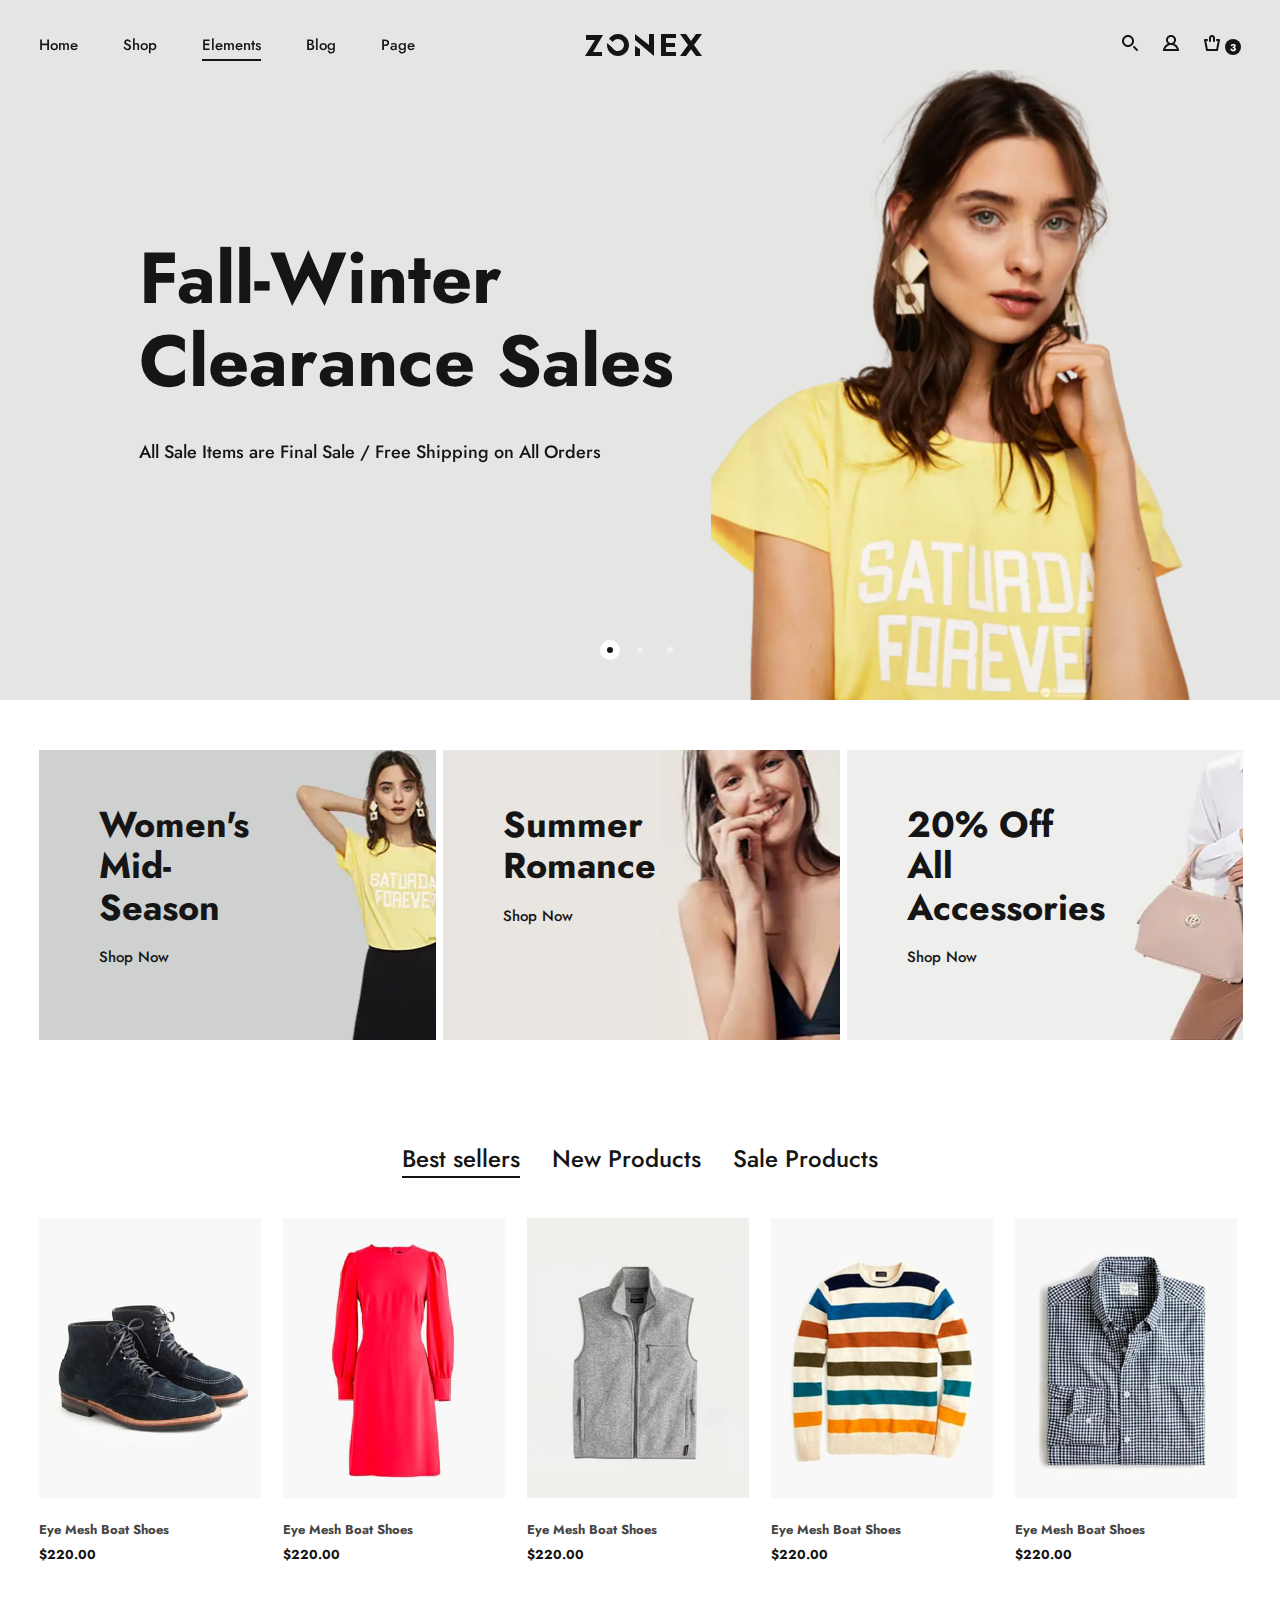
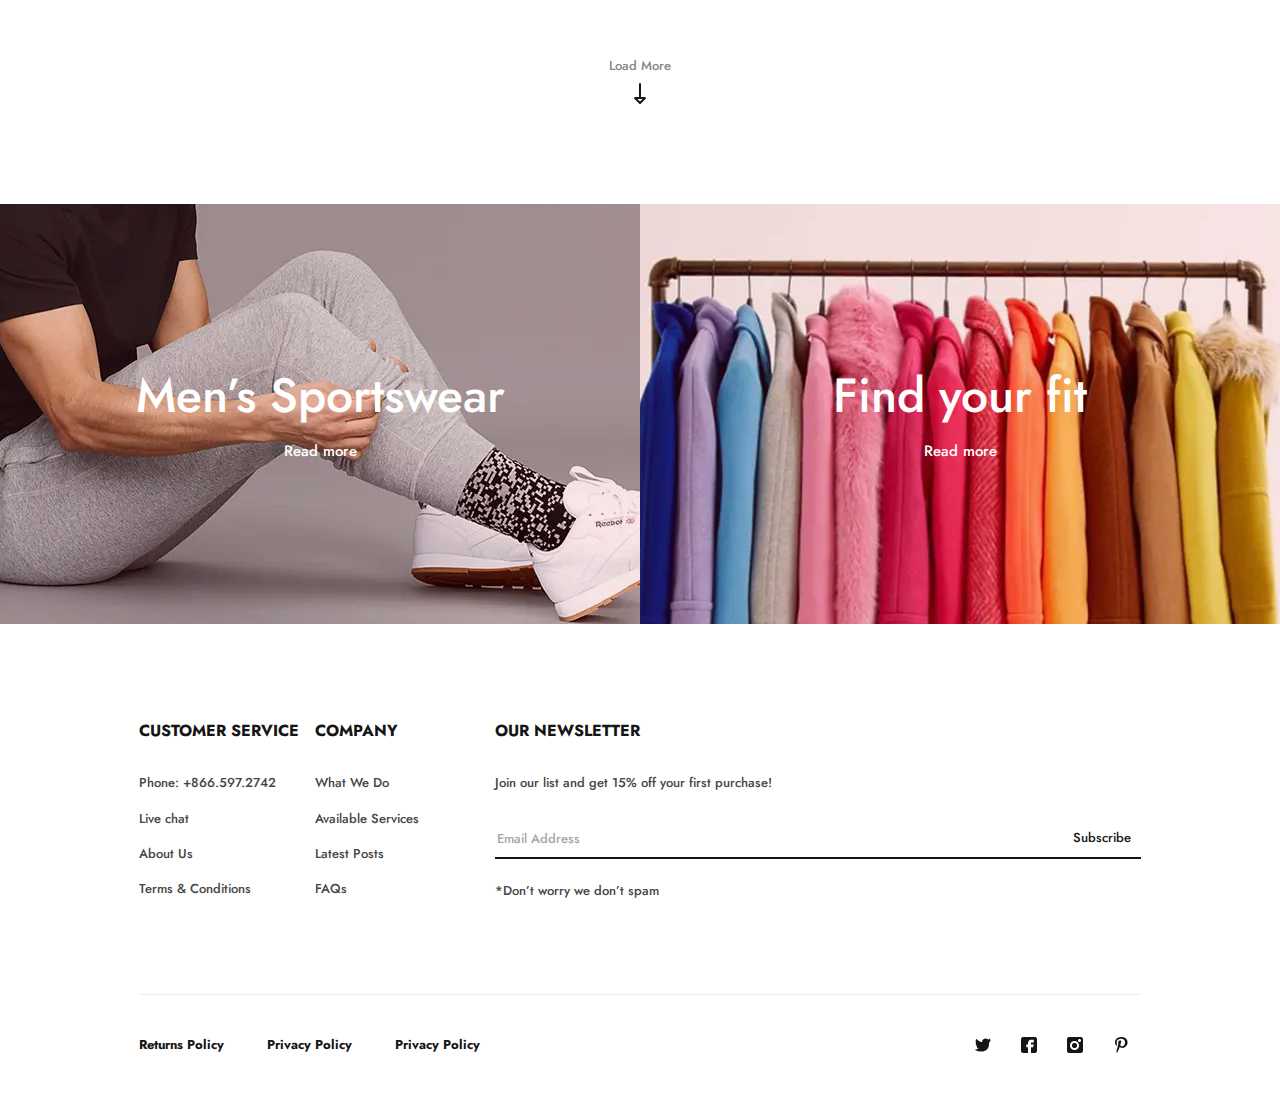
<file: index.html>
<!DOCTYPE html>
<html lang="en">
  <head>
    <meta charset="UTF-8" />
    <meta http-equiv="X-UA-Compatible" content="IE=edge" />
    <meta name="viewport" content="width=device-width, initial-scale=1.0" />
    <title>Document</title>
    <link rel="stylesheet" href="css/main.min.css" />
  </head>
  <body>
    <div class="site-container">
      <header class="header">
        <div class="container header__container">
          <button class="burger btn-reset header__burger">
            <span class="burger__line"></span>
          </button>
          <nav class="nav header__nav">
            <ul class="nav__list">
              <li class="nav__item">
                <a class="main-link nav__link" href="#">Home</a>
              </li>
              <li class="nav__item">
                <a class="main-link nav__link" href="#">Shop</a>
              </li>
              <li class="nav__item">
                <a class="main-link nav__link nav__link--current">Elements</a>
              </li>
              <li class="nav__item">
                <a class="main-link nav__link" href="#">Blog</a>
              </li>
              <li class="nav__item">
                <a class="main-link nav__link" href="#">Page</a>
              </li>
            </ul>
            <button class="nav__close btn-reset">закрыть</button>
          </nav>
          <a class="logo header__logo" href="#" aria-label="logo">
            <svg>
              <use xlink:href="img/sprite.svg#logo"></use>
            </svg>
          </a>
          <ul class="shop-nav header__shop-nav">
            <li class="shop-nav__item">
              <form action="#" class="shop-nav__search-form search-form">
                <button
                  class="search-form__btn btn-reset"
                  arial-balel="Find"
                ></button>
              </form>
            </li>
            <li class="shop-nav__item">
              <a
                class="shop-nav__link shop-nav__link--user"
                href="#"
                aria-label="Go to cabinet"
              ></a>
            </li>
            <li class="shop-nav__item">
              <a class="shop-nav__link cart" href="#" aria-label="Go to cart">
                <span class="cart__icon"></span>
                <span class="cart__quantity quantity">3</span>
              </a>
            </li>
          </ul>
        </div>
      </header>
      <main class="main">
        <section class="hero">
          <div class="container hero__container">
            <h1 class="visually-hidden">Zonex - best shop</h1>
            <div class="banner-slider">
              <div class="swiper-wrapper">
                <div class="swiper-slide">
                  <div class="hero__content">
                    <h2 class="hero__title">Fall-Winter Clearance Sales</h2>
                    <p class="hero__descr">
                      All Sale Items are Final Sale / Free Shipping on All
                      Orders
                    </p>
                    <picture
                      ><source srcset="img/girl.webp" type="image/webp" />
                      <img
                        class="hero__image"
                        src="img/girl.png"
                        alt="girl"
                        aria-hidden="true"
                    /></picture>
                  </div>
                </div>
                <div class="swiper-slide">
                  <div class="hero__content">
                    <h2 class="hero__title">Fall-Winter Clearance Sales</h2>
                    <p class="hero__descr">
                      All Sale Items are Final Sale / Free Shipping on All
                      Orders
                    </p>
                    <picture
                      ><source srcset="img/girl.webp" type="image/webp" />
                      <img
                        class="hero__image"
                        src="img/girl.png"
                        alt="girl"
                        aria-hidden="true"
                    /></picture>
                  </div>
                </div>
                <div class="swiper-slide">
                  <div class="hero__content">
                    <h2 class="hero__title">Fall-Winter Clearance Sales</h2>
                    <p class="hero__descr">
                      All Sale Items are Final Sale / Free Shipping on All
                      Orders
                    </p>
                    <picture
                      ><source srcset="img/girl.webp" type="image/webp" />
                      <img
                        class="hero__image"
                        src="img/girl.png"
                        alt="girl"
                        aria-hidden="true"
                    /></picture>
                  </div>
                </div>
              </div>
              <div class="swiper-pagination banner-pag"></div>
            </div>
            <div class="marketing">
              <div class="marketing__image">
                <picture
                  ><source srcset="img/product-image.webp" type="image/webp" />
                  <img
                    class="marketing__img"
                    src="img/product-image.jpg"
                    alt=""
                /></picture>
              </div>
              <div class="marketing__text">
                <span class="marketing__descr">Someone purchaed a</span>
                <h3 class="marketing__title">
                  Faux shearling double-breasted coat
                </h3>
                <span class="marketing__when-from"
                  >15 minutes ago London, Great Britain</span
                >
              </div>
              <button
                class="btn-reset marketing__close"
                aria-label="Close marketing block"
              ></button>
            </div>
          </div>
        </section>
        <div class="banners">
          <h2 class="visually-hidden">Banners</h2>
          <div class="container banners__container">
            <ul class="banners__list">
              <li class="banners__item">
                <article
                  class="banners__article banners-article banners-article--midseason"
                >
                  <h3 class="banners-article__title">Women's Mid-Season</h3>
                  <a class="main-link banners-article__link" href="#"
                    >Shop Now</a
                  >
                </article>
              </li>
              <li class="banners__item">
                <article
                  class="banners__article banners-article banners-article--summer"
                >
                  <h3 class="banners-article__title">Summer Romance</h3>
                  <a class="main-link banners-article__link" href="#"
                    >Shop Now</a
                  >
                </article>
              </li>
              <li class="banners__item">
                <article
                  class="banners__article banners-article banners-article--accs"
                >
                  <h3 class="banners-article__title">
                    20% Off All Accessories
                  </h3>
                  <a class="main-link banners-article__link" href="#"
                    >Shop Now</a
                  >
                </article>
              </li>
            </ul>
          </div>
        </div>
        <section class="main-products">
          <h2 class="visually-hidden">Products on Main page</h2>
          <div class="container main-products__container">
            <ul class="main-products__nav">
              <li class="main-products__item">
                <button
                  class="main-products__btn main-products__btn--current btn-reset main-link"
                  data-filter="best-sellers"
                >
                  Best sellers
                </button>
              </li>
              <li class="main-products__item">
                <button
                  class="main-products__btn btn-reset main-link"
                  data-filter="new-products"
                >
                  New Products
                </button>
              </li>
              <li class="main-products__item">
                <button
                  class="main-products__btn btn-reset main-link"
                  data-filter="sale-products"
                >
                  Sale Products
                </button>
              </li>
            </ul>
            <ul class="main-products__list products-grid">
              <!-- <li class="products-grid__item">
              <article class="product">
                <div class="product__image">
                  <picture><source srcset="img/prod-1.webp" type="image/webp"><img src="img/prod-1.jpg" alt="Prod 1"></picture>
                </div>
                <h3 class="product__title">
                  <a href="#">Eye Mesh Boat Shoes</a>
                </h3>
                <span class="product__price">$220.00</span>
              </article>
            </li>
            <li class="products-grid__item">
              <article class="product">
                <div class="product__image">
                  <picture><source srcset="img/prod-2.webp" type="image/webp"><img src="img/prod-2.jpg" alt="Prod 2"></picture>
                </div>
                <h3 class="product__title">
                  <a href="#">Azure Tote</a>
                </h3>
                <span class="product__price">$220.00</span>
              </article>
            </li>
            <li class="products-grid__item">
              <article class="product">
                <div class="product__image">
                  <picture><source srcset="img/prod-3.webp" type="image/webp"><img src="img/prod-3.jpg" alt="Prod 3"></picture>
                </div>
                <h3 class="product__title">
                  <a href="#">Blue Raincoat</a>
                </h3>
                <span class="product__price">$220.00</span>
              </article>
            </li>
            <li class="products-grid__item">
              <article class="product">
                <div class="product__image">
                  <picture><source srcset="img/prod-4.webp" type="image/webp"><img src="img/prod-4.jpg" alt="Prod 4"></picture>
                </div>
                <h3 class="product__title">
                  <a href="#">Backpack with contrasting buckle</a>
                </h3>
                <span class="product__price">$220.00</span>
              </article>
            </li>
            <li class="products-grid__item">
              <article class="product">
                <div class="product__image">
                  <picture><source srcset="img/prod-5.webp" type="image/webp"><img src="img/prod-5.jpg" alt="Prod 5"></picture>
                </div>
                <h3 class="product__title">
                  <a href="#">Backpack with contrasting buckle</a>
                </h3>
                <span class="product__price">$220.00</span>
              </article>
            </li>
            <li class="products-grid__item">
              <article class="product">
                <div class="product__image">
                  <picture><source srcset="img/prod-6.webp" type="image/webp"><img src="img/prod-6.jpg" alt="Prod 6"></picture>
                </div>
                <h3 class="product__title">
                  <a href="#">Tailored indigo jumpsuit
                  </a>
                </h3>
                <span class="product__price">$220.00</span>
              </article>
            </li>
            <li class="products-grid__item">
              <article class="product">
                <div class="product__image">
                  <picture><source srcset="img/prod-7.webp" type="image/webp"><img src="img/prod-7.jpg" alt="Prod 7"></picture>
                </div>
                <h3 class="product__title">
                  <a href="#">Triple stone drop earrings</a>
                </h3>
                <span class="product__price">$220.00</span>
              </article>
            </li>
            <li class="products-grid__item">
              <article class="product">
                <div class="product__image">
                  <picture><source srcset="img/prod-8.webp" type="image/webp"><img src="img/prod-8.jpg" alt="Prod 8"></picture>
                </div>
                <h3 class="product__title">
                  <a href="#">Backpack with contrasting buckle</a>
                </h3>
                <span class="product__price">$220.00</span>
              </article>
            </li>
            <li class="products-grid__item">
              <article class="product">
                <div class="product__image">
                  <picture><source srcset="img/prod-9.webp" type="image/webp"><img src="img/prod-9.jpg" alt="Prod 9"></picture>
                </div>
                <h3 class="product__title">
                  <a href="#">Eye Mesh Boat Shoes</a>
                </h3>
                <span class="product__price">$220.00</span>
              </article>
            </li>
            <li class="products-grid__item">
              <article class="product">
                <div class="product__image">
                  <picture><source srcset="img/prod-10.webp" type="image/webp"><img src="img/prod-10.jpg" alt="Prod 10"></picture>
                </div>
                <h3 class="product__title">
                  <a href="#">Azure Tote</a>
                </h3>
                <span class="product__price">$220.00</span>
              </article>
            </li> -->
            </ul>
            <div class="main-products__btn-center">
              <button class="btn-reset main-products__more">
                <span>Load More</span>
                <svg class="main-products__svg">
                  <use xlink:href="img/sprite.svg#down-arrow"></use>
                </svg>
              </button>
            </div>
          </div>
        </section>
        <section class="shop-banners">
          <h2 class="visually-hidden">Banners</h2>
          <div class="container shop-banners__container">
            <a
              class="shop-banners__banner shop-banner shop-banner--men"
              href="#"
            >
              <h3 class="shop-banner__title">Men’s Sportswear</h3>
              <span class="shop-banner__text main-link main-link--white"
                >Read more</span
              >
            </a>
            <a
              class="shop-banners__banner shop-banner shop-banner--women"
              href="#"
            >
              <h3 class="shop-banner__title">Find your fit</h3>
              <span class="shop-banner__text main-link main-link--white"
                >Read more</span
              >
            </a>
          </div>
        </section>
      </main>
      <footer class="footer">
        <div class="footer__container container">
          <div class="footer__content">
            <div class="footer__top">
              <div class="footer__column">
                <h3 class="footer__title">Customer Service</h3>
                <ul class="footer__list">
                  <li class="footer__item">
                    <a class="footer__link" href="tel:+8665972742"
                      >Phone: +866.597.2742</a
                    >
                  </li>
                  <li class="footer__item">
                    <a class="footer__link" href="#">Live chat</a>
                  </li>
                  <li class="footer__item">
                    <a class="footer__link" href="#">About Us</a>
                  </li>
                  <li class="footer__item">
                    <a class="footer__link" href="#">Terms & Conditions</a>
                  </li>
                </ul>
              </div>
              <div class="footer__column">
                <h3 class="footer__title">Company</h3>
                <ul class="footer__list">
                  <li class="footer__item">
                    <a class="footer__link" href="#">What We Do</a>
                  </li>
                  <li class="footer__item">
                    <a class="footer__link" href="#">Available Services</a>
                  </li>
                  <li class="footer__item">
                    <a class="footer__link" href="#">Latest Posts</a>
                  </li>
                  <li class="footer__item">
                    <a class="footer__link" href="#">FAQs</a>
                  </li>
                </ul>
              </div>
              <div class="footer__column">
                <h3 class="footer__title">Our Newsletter</h3>
                <form class="footer__form subscribe-form">
                  <h4 class="subscribe-form__title">
                    Join our list and get 15% off your first purchase!
                  </h4>
                  <label class="subscribe-form__field">
                    <input type="email" required placeholder="Email Address" />
                  </label>
                  <button class="subscribe-form__btn btn-reset" type="submit">
                    Subscribe
                  </button>
                </form>
                <span class="footer__text">*Don’t worry we don’t spam</span>
              </div>
            </div>
            <div class="footer__bottom">
              <div class="footer__left">
                <ul class="footer__list footer__list--row">
                  <li class="footer__item footem__item">
                    <a class="footer__link footer__link--row" href="#"
                      >Returns Policy</a
                    >
                  </li>
                  <li class="footer__item footem__item">
                    <a class="footer__link footer__link--row" href="#"
                      >Privacy Policy</a
                    >
                  </li>
                  <li class="footer__item footem__item">
                    <a class="footer__link footer__link--row" href="#"
                      >Privacy Policy</a
                    >
                  </li>
                </ul>
              </div>
              <div class="footer__right">
                <ul class="social footer__social">
                  <li class="social__item">
                    <a
                      class="social__link social__link--tw"
                      href="#"
                      aria-label="Go to the twitter"
                    ></a>
                  </li>
                  <li class="social__item">
                    <a
                      class="social__link social__link--fb"
                      href="#"
                      aria-label="Go to the facebook"
                    ></a>
                  </li>
                  <li class="social__item">
                    <a
                      class="social__link social__link--in"
                      href="#"
                      aria-label="Go to the instagram"
                    ></a>
                  </li>
                  <li class="social__item">
                    <a
                      class="social__link social__link--pin"
                      href="#"
                      aria-label="Go to the pinterest"
                    ></a>
                  </li>
                </ul>
              </div>
            </div>
          </div>
        </div>
      </footer>
    </div>

    <script src="js/main.js"></script>
  </body>
</html>
</file>
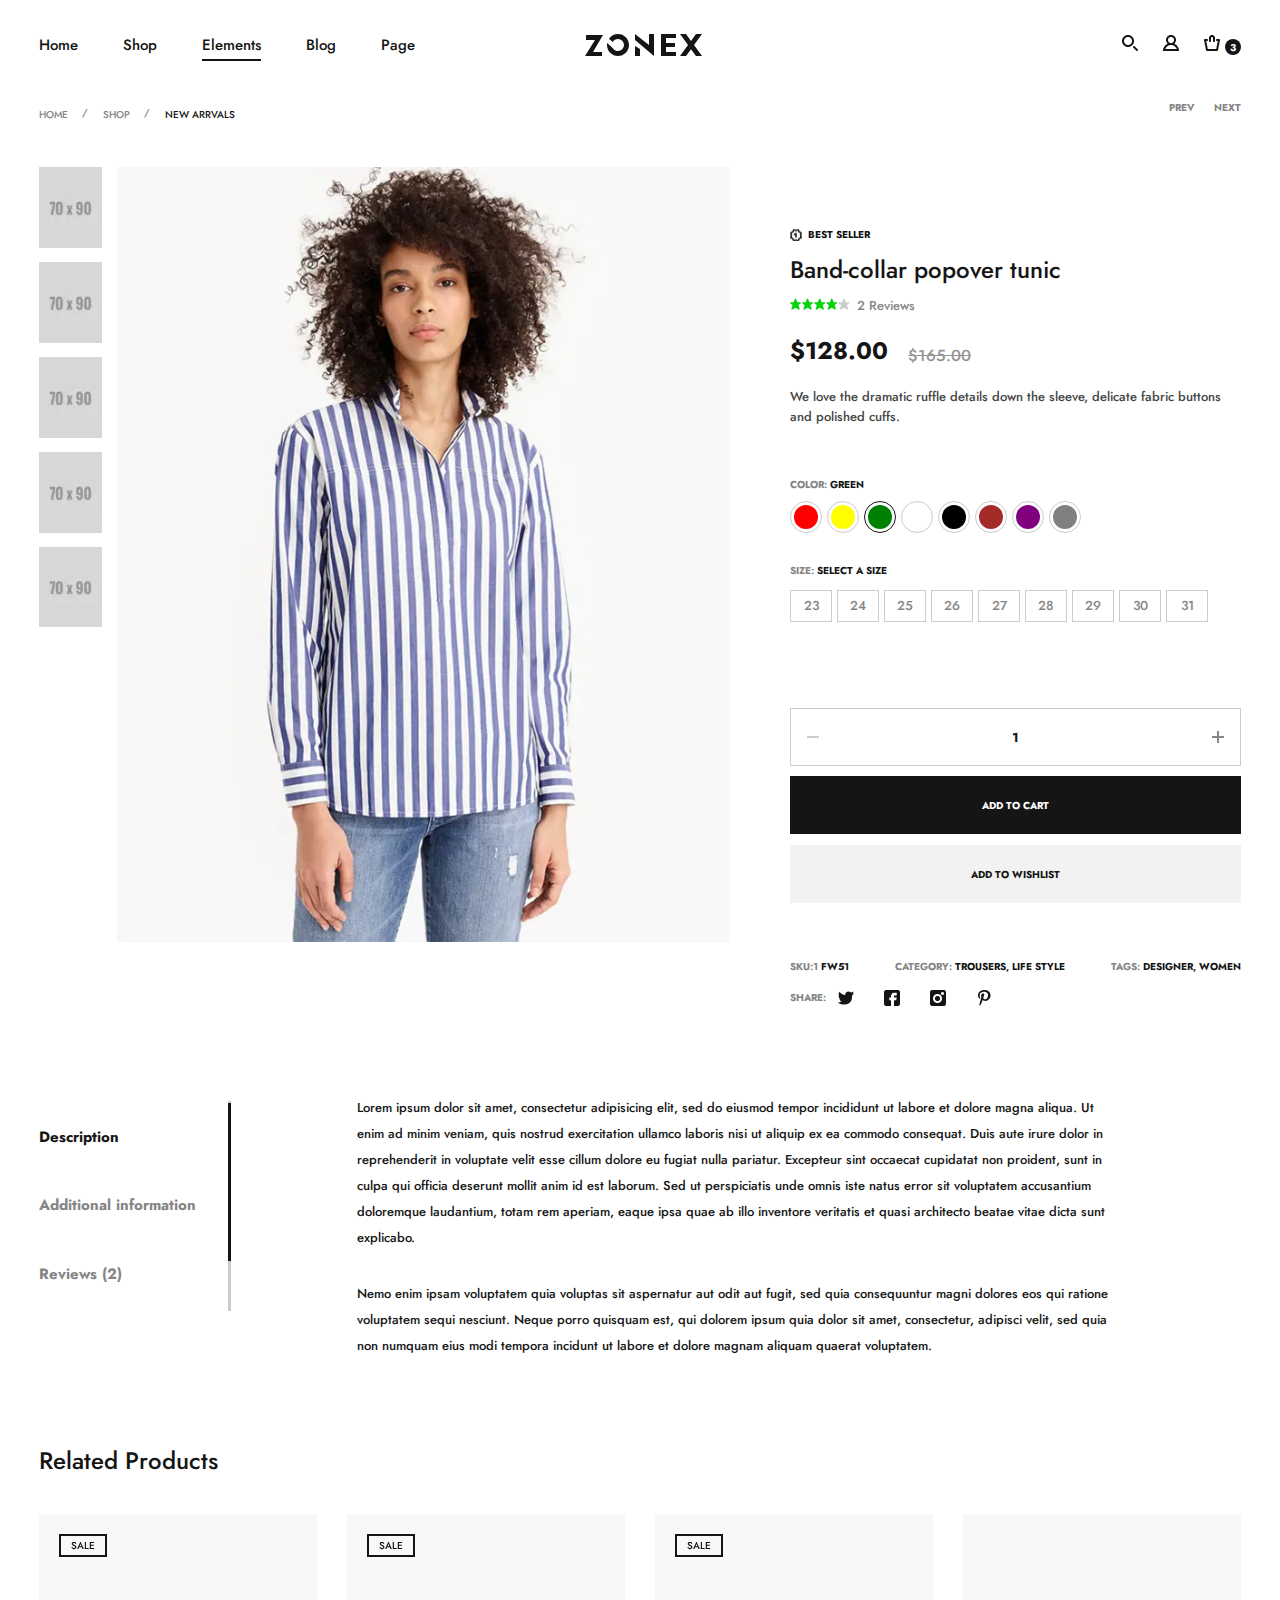
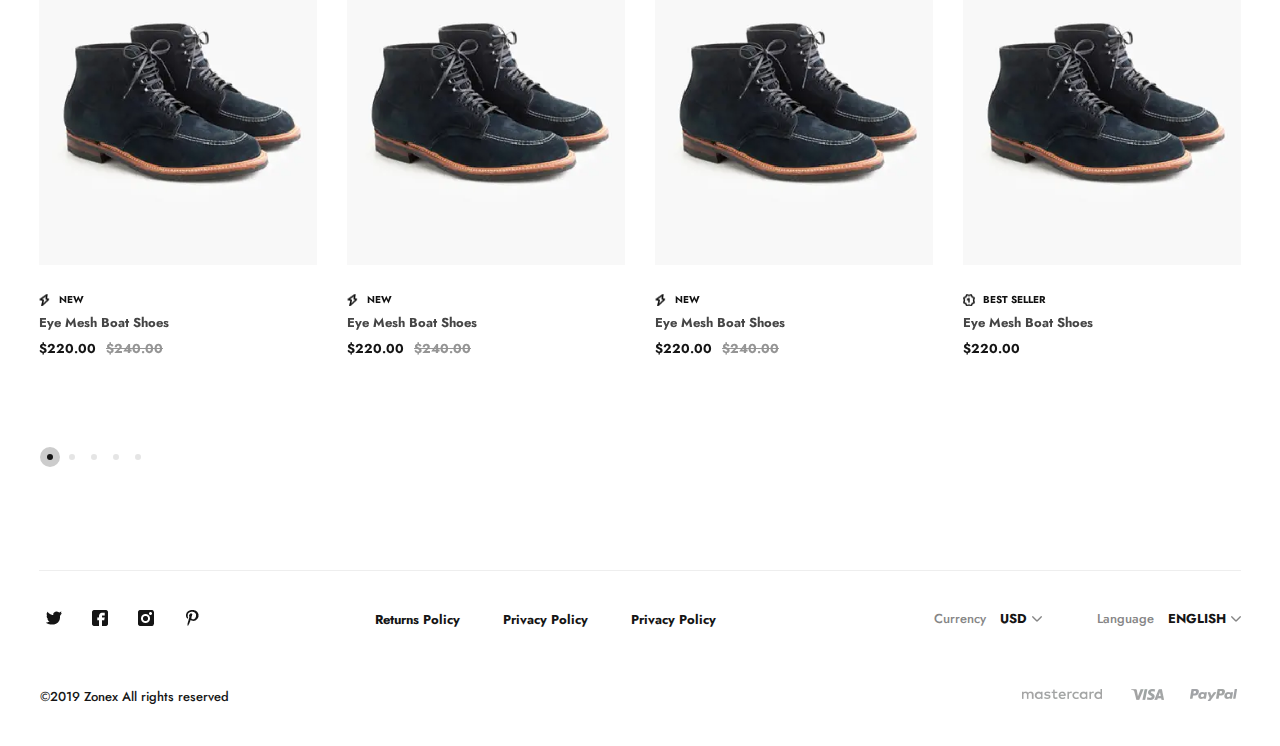
<file: card.html>
<!DOCTYPE html>
<html lang="en">
  <head>
    <meta charset="UTF-8" />
    <meta http-equiv="X-UA-Compatible" content="IE=edge" />
    <meta name="viewport" content="width=device-width, initial-scale=1.0" />
    <title>Document</title>
    <link rel="stylesheet" href="css/main.min.css" />
  </head>
  <body class="card-page">
    <div class="site-container">
      <header class="header catalog-header">
        <div class="container header__container container-narrow">
          <button class="burger btn-reset header__burger">
            <span class="burger__line"></span>
          </button>
          <nav class="nav header__nav">
            <ul class="nav__list">
              <li class="nav__item">
                <a class="main-link nav__link" href="#">Home</a>
              </li>
              <li class="nav__item">
                <a class="main-link nav__link" href="#">Shop</a>
              </li>
              <li class="nav__item">
                <a class="main-link nav__link nav__link--current">Elements</a>
              </li>
              <li class="nav__item">
                <a class="main-link nav__link" href="#">Blog</a>
              </li>
              <li class="nav__item">
                <a class="main-link nav__link" href="#">Page</a>
              </li>
            </ul>
            <button class="nav__close btn-reset">закрыть</button>
          </nav>
          <a class="logo header__logo" href="#" aria-label="logo">
            <svg>
              <use xlink:href="img/sprite.svg#logo"></use>
            </svg>
          </a>
          <ul class="shop-nav header__shop-nav">
            <li class="shop-nav__item">
              <form action="#" class="shop-nav__search-form search-form">
                <button
                  class="search-form__btn btn-reset"
                  arial-balel="Find"
                ></button>
              </form>
            </li>
            <li class="shop-nav__item">
              <a
                class="shop-nav__link shop-nav__link--user"
                href="#"
                aria-label="Go to cabinet"
              ></a>
            </li>
            <li class="shop-nav__item">
              <a class="shop-nav__link cart" href="#" aria-label="Go to cart">
                <span class="cart__icon"></span>
                <span class="cart__quantity quantity">3</span>
              </a>
            </li>
          </ul>
        </div>
      </header>

      <main class="main">
        <section class="card">
          <h2 class="visually-hidden">Product Card</h2>
          <div class="breadcrumbs">
            <div class="container container-narrow breadcrumbs-narrow">
              <ul class="breadcrumbs__list">
                <li class="breadcrumbs__item">
                  <a href="" class="breadcrumbs__link">Home</a>
                </li>
                <li class="breadcrumbs__item">
                  <a href="" class="breadcrumbs__link">Shop</a>
                </li>
                <li class="breadcrumbs__item">
                  <a
                    href="#"
                    class="breadcrumbs__link breadcrumbs__link--current"
                    >New Arrvals</a
                  >
                </li>
              </ul>

              <a class="card-prev" href="#">Prev</a>
              <a class="card-next" href="#">Next</a>
            </div>
          </div>
          <div class="card-content">
            <div class="card-content__top">
              <div class="card-top">
                <div class="container container-narrow">
                  <div class="card-top__left">
                    <div class="card-slider">
                      <div class="card-slider__thumbs">
                        <div class="card-slider__thumb">
                          <picture
                            ><source srcset="img/1.webp" type="image/webp" />
                            <img src="img/1.png" alt=""
                          /></picture>
                        </div>
                        <div class="card-slider__thumb">
                          <picture
                            ><source srcset="img/1.webp" type="image/webp" />
                            <img src="img/1.png" alt=""
                          /></picture>
                        </div>
                        <div class="card-slider__thumb">
                          <picture
                            ><source srcset="img/1.webp" type="image/webp" />
                            <img src="img/1.png" alt=""
                          /></picture>
                        </div>
                        <div class="card-slider__thumb">
                          <picture
                            ><source srcset="img/1.webp" type="image/webp" />
                            <img src="img/1.png" alt=""
                          /></picture>
                        </div>
                        <div class="card-slider__thumb">
                          <picture
                            ><source srcset="img/1.webp" type="image/webp" />
                            <img src="img/1.png" alt=""
                          /></picture>
                        </div>
                      </div>
                      <div class="card-slider__main">
                        <picture
                          ><source
                            srcset="img/card-main.webp"
                            type="image/webp" />
                          <img src="img/card-main.jpg" alt=""
                        /></picture>
                      </div>
                    </div>
                  </div>
                  <div class="card-top__right">
                    <div class="card-info">
                      <span class="card-info__prop product-prop best"
                        >Best Seller</span
                      >
                      <h3 class="card-info__title">
                        Band-collar popover tunic
                      </h3>
                      <div class="card-info__rate">
                        <picture
                          ><source srcset="img/stars.webp" type="image/webp" />
                          <img src="img/stars.png" alt="Rate 4 of 5"
                        /></picture>
                        <span>2 Reviews</span>
                      </div>
                      <div class="card-info__price info-price">
                        <div class="info-price__current">$128.00</div>
                        <div class="info-price__old">$165.00</div>
                      </div>
                      <p class="card-info__descr">
                        We love the dramatic ruffle details down the sleeve,
                        delicate fabric buttons and polished cuffs.
                      </p>
                      <div
                        class="card-info__select card-info__first-select color-select"
                      >
                        <p class="color-select__selected">
                          Color: <span>Green</span>
                        </p>
                        <ul class="color-select__list">
                          <li class="color-select__item">
                            <button
                              class="color-select__btn btn-reset"
                              data-color="red"
                              aria-label="Choice red color"
                              style="background-color: red"
                            ></button>
                          </li>
                          <li class="color-select__item">
                            <button
                              class="color-select__btn btn-reset"
                              data-color="yellow"
                              aria-label="Choice yellow color"
                              style="background-color: yellow"
                            ></button>
                          </li>
                          <li class="color-select__item">
                            <button
                              class="color-select__btn color-select__btn--active btn-reset"
                              data-color="green"
                              aria-label="Choice green color"
                              style="background-color: green"
                            ></button>
                          </li>
                          <li class="color-select__item">
                            <button
                              class="color-select__btn btn-reset"
                              data-color="white"
                              aria-label="Choice white color"
                              style="background-color: white"
                            ></button>
                          </li>
                          <li class="color-select__item">
                            <button
                              class="color-select__btn btn-reset"
                              data-color="black"
                              aria-label="Choice black color"
                              style="background-color: black"
                            ></button>
                          </li>
                          <li class="color-select__item">
                            <button
                              class="color-select__btn btn-reset"
                              data-color="brown"
                              aria-label="Choice brown color"
                              style="background-color: brown"
                            ></button>
                          </li>
                          <li class="color-select__item">
                            <button
                              class="color-select__btn btn-reset"
                              data-color="purple"
                              aria-label="Choice purple color"
                              style="background-color: purple"
                            ></button>
                          </li>
                          <li class="color-select__item">
                            <button
                              class="color-select__btn btn-reset"
                              data-color="grey"
                              aria-label="Choice grey color"
                              style="background-color: grey"
                            ></button>
                          </li>
                        </ul>
                      </div>
                      <div
                        class="card-info__select card-info__second-select size-select"
                      >
                        <p class="size-select__selected">
                          size: <span>Select a size</span>
                        </p>
                        <ul class="size-select__list">
                          <li class="size-select__item">
                            <button
                              class="size-select__btn btn-reset"
                              aria-label="Choice 23 size"
                            >
                              23
                            </button>
                          </li>
                          <li class="size-select__item">
                            <button
                              class="size-select__btn btn-reset"
                              aria-label="Choice 24 size"
                            >
                              24
                            </button>
                          </li>
                          <li class="size-select__item">
                            <button
                              class="size-select__btn btn-reset"
                              aria-label="Choice 25 size"
                            >
                              25
                            </button>
                          </li>
                          <li class="size-select__item">
                            <button
                              class="size-select__btn btn-reset"
                              aria-label="Choice 26 size"
                            >
                              26
                            </button>
                          </li>
                          <li class="size-select__item">
                            <button
                              class="size-select__btn btn-reset"
                              aria-label="Choice 27 size"
                            >
                              27
                            </button>
                          </li>
                          <li class="size-select__item">
                            <button
                              class="size-select__btn btn-reset"
                              aria-label="Choice 28 size"
                            >
                              28
                            </button>
                          </li>
                          <li class="size-select__item">
                            <button
                              class="size-select__btn btn-reset"
                              aria-label="Choice 29 size"
                            >
                              29
                            </button>
                          </li>
                          <li class="size-select__item">
                            <button
                              class="size-select__btn btn-reset"
                              aria-label="Choice 30 size"
                            >
                              30
                            </button>
                          </li>
                          <li class="size-select__item">
                            <button
                              class="size-select__btn btn-reset"
                              aria-label="Choice 31 size"
                            >
                              31
                            </button>
                          </li>
                        </ul>
                        <button class="btn-reset size-select__clear">
                          <svg>
                            <use xlink:href="img/sprite.svg#choice-close"></use>
                          </svg>
                          Clear
                        </button>
                      </div>
                      <div class="card-info__stepper stepper">
                        <button
                          class="btn-reset stepper__btn stepper__btn--minus stepper__btn--disabled"
                          aria-label="minus"
                        >
                          <svg>
                            <use xlink:href="img/sprite.svg#minus"></use>
                          </svg>
                        </button>
                        <input
                          type="text"
                          class="stepper__input"
                          value="1"
                          maxlength="5"
                        />
                        <button
                          class="btn-reset stepper__btn stepper__btn--plus"
                          aria-label="plus"
                        >
                          <svg>
                            <use xlink:href="img/sprite.svg#plus"></use>
                          </svg>
                        </button>
                      </div>
                      <button
                        class="btn-reset card-info__btn card-info__btn--tocart"
                      >
                        Add to cart
                      </button>
                      <button
                        class="btn-reset card-info__btn card-info__btn--towishlist"
                      >
                        Add to wishlist
                      </button>
                      <div class="card-info__bottom card-bottom">
                        <div class="card-bottom__item">
                          <span>Sku:1</span>
                          fw51
                        </div>
                        <div class="card-bottom__item">
                          <span>Category:</span>
                          <a href="#">Trousers, </a>
                          <a href="#">Life style</a>
                        </div>
                        <div class="card-bottom__item">
                          <span>Tags:</span>
                          <a href="#">Designer,</a>
                          <a href="#">Women</a>
                        </div>
                        <div class="card-bottom__social">
                          <span>Share:</span>
                          <ul class="social">
                            <li class="social__item">
                              <a
                                class="social__link social__link--tw"
                                href="#"
                                aria-label="Go to the twitter"
                              ></a>
                            </li>
                            <li class="social__item">
                              <a
                                class="social__link social__link--fb"
                                href="#"
                                aria-label="Go to the facebook"
                              ></a>
                            </li>
                            <li class="social__item">
                              <a
                                class="social__link social__link--in"
                                href="#"
                                aria-label="Go to the instagram"
                              ></a>
                            </li>
                            <li class="social__item">
                              <a
                                class="social__link social__link--pin"
                                href="#"
                                aria-label="Go to the pinterest"
                              ></a>
                            </li>
                          </ul>
                        </div>
                      </div>
                    </div>
                  </div>
                </div>
              </div>
              <div class="card-content__bottom">
                <div class="card-bottom-content">
                  <div class="container container-narrow">
                    <div class="card-description">
                      <div class="card-description__left" data-simplebar>
                        <ul class="card-description__navigation" data-bar>
                          <li class="card-description__item">
                            <a
                              href="#one"
                              class="card-description__link card-description__link--active"
                              >Description</a
                            >
                          </li>
                          <li class="card-description__item">
                            <a href="#two" class="card-description__link"
                              >Additional information</a
                            >
                          </li>
                          <li class="card-description__item">
                            <a href="#three" class="card-description__link"
                              >Reviews (2)</a
                            >
                          </li>
                          <li class="card-description__item">
                            <a href="#four" class="card-description__link"
                              >Description</a
                            >
                          </li>
                        </ul>
                      </div>
                      <div class="card-description__right">
                        <div
                          class="card-description__content card-description__content--active"
                          data-target="#one"
                        >
                          <p>
                            Lorem ipsum dolor sit amet, consectetur adipisicing
                            elit, sed do eiusmod tempor incididunt ut labore et
                            dolore magna aliqua. Ut enim ad minim veniam, quis
                            nostrud exercitation ullamco laboris nisi ut aliquip
                            ex ea commodo consequat. Duis aute irure dolor in
                            reprehenderit in voluptate velit esse cillum dolore
                            eu fugiat nulla pariatur. Excepteur sint occaecat
                            cupidatat non proident, sunt in culpa qui officia
                            deserunt mollit anim id est laborum. Sed ut
                            perspiciatis unde omnis iste natus error sit
                            voluptatem accusantium doloremque laudantium, totam
                            rem aperiam, eaque ipsa quae ab illo inventore
                            veritatis et quasi architecto beatae vitae dicta
                            sunt explicabo.
                          </p>
                          <p>
                            Nemo enim ipsam voluptatem quia voluptas sit
                            aspernatur aut odit aut fugit, sed quia consequuntur
                            magni dolores eos qui ratione voluptatem sequi
                            nesciunt. Neque porro quisquam est, qui dolorem
                            ipsum quia dolor sit amet, consectetur, adipisci
                            velit, sed quia non numquam eius modi tempora
                            incidunt ut labore et dolore magnam aliquam quaerat
                            voluptatem.
                          </p>
                        </div>
                        <div
                          class="card-description__content"
                          data-target="#two"
                        >
                          <p>
                            sLorem ipsum dolor sit amet, consectetur adipisicing
                            elit, sed do eiusmod tempor incididunt ut labore et
                            dolore magna aliqua. Ut enim ad minim veniam, quis
                            nostrud exercitation ullamco laboris nisi ut aliquip
                            ex ea commodo consequat. Duis aute irure dolor in
                            reprehenderit in voluptate velit esse cillum dolore
                            eu fugiat nulla pariatur. Excepteur sint occaecat
                            cupidatat non proident, sunt in culpa qui officia
                            deserunt mollit anim id est laborum. Sed ut
                            perspiciatis unde omnis iste natus error sit
                            voluptatem accusantium doloremque laudantium, totam
                            rem aperiam, eaque ipsa quae ab illo inventore
                            veritatis et quasi architecto beatae vitae dicta
                            sunt explicabo.
                          </p>
                          <p>
                            Nemo enim ipsam voluptatem quia voluptas sit
                            aspernatur aut odit aut fugit, sed quia consequuntur
                            magni dolores eos qui ratione voluptatem sequi
                            nesciunt. Neque porro quisquam est, qui dolorem
                            ipsum quia dolor sit amet, consectetur, adipisci
                            velit, sed quia non numquam eius modi tempora
                            incidunt ut labore et dolore magnam aliquam quaerat
                            voluptatem.
                          </p>
                        </div>
                      </div>
                    </div>
                    <div class="card-related">
                      <h2 class="card-related__title">Related Products</h2>
                      <div class="card-related__slider">
                        <div class="swiper-wrapper">
                          <div class="swiper-slide">
                            <article class="product">
                              <div class="product__image">
                                <span class="product__sale">Sale</span>
                                <picture
                                  ><source
                                    srcset="img/prod-1.webp"
                                    type="image/webp" />
                                  <img src="img/prod-1.jpg" alt="Prod 1"
                                /></picture>
                              </div>
                              <span class="product__prop product-prop new"
                                >New</span
                              >
                              <h3 class="product__title">
                                <a href="#">Eye Mesh Boat Shoes</a>
                              </h3>
                              <div class="product-custom">
                                <div class="product-custom__price">
                                  <span class="product__price">$220.00</span>
                                  <span class="product__old-price"
                                    >$240.00</span
                                  >
                                </div>
                                <div class="product-custom__cart">
                                  <span class="btn-reset to-cart"
                                    >Add to cart</span
                                  >
                                </div>
                              </div>
                            </article>
                          </div>
                          <div class="swiper-slide">
                            <article class="product">
                              <div class="product__image">
                                <span class="product__sale">Sale</span>
                                <picture
                                  ><source
                                    srcset="img/prod-1.webp"
                                    type="image/webp" />
                                  <img src="img/prod-1.jpg" alt="Prod 1"
                                /></picture>
                              </div>
                              <span class="product__prop product-prop new"
                                >New</span
                              >
                              <h3 class="product__title">
                                <a href="#">Eye Mesh Boat Shoes</a>
                              </h3>
                              <span class="product__price">$220.00</span>
                              <span class="product__old-price">$240.00</span>
                            </article>
                          </div>
                          <div class="swiper-slide">
                            <article class="product">
                              <div class="product__image">
                                <span class="product__sale">Sale</span>
                                <picture
                                  ><source
                                    srcset="img/prod-1.webp"
                                    type="image/webp" />
                                  <img src="img/prod-1.jpg" alt="Prod 1"
                                /></picture>
                              </div>
                              <span class="product__prop product-prop new"
                                >New</span
                              >
                              <h3 class="product__title">
                                <a href="#">Eye Mesh Boat Shoes</a>
                              </h3>
                              <span class="product__price">$220.00</span>
                              <span class="product__old-price">$240.00</span>
                            </article>
                          </div>
                          <div class="swiper-slide">
                            <article class="product">
                              <div class="product__image">
                                <picture
                                  ><source
                                    srcset="img/prod-1.webp"
                                    type="image/webp" />
                                  <img src="img/prod-1.jpg" alt="Prod 1"
                                /></picture>
                              </div>
                              <span class="product__prop product-prop best"
                                >Best Seller</span
                              >
                              <h3 class="product__title">
                                <a href="#">Eye Mesh Boat Shoes</a>
                              </h3>
                              <span class="product__price">$220.00</span>
                            </article>
                          </div>
                          <div class="swiper-slide">
                            <article class="product">
                              <div class="product__image">
                                <span class="product__sale">Sale</span>
                                <picture
                                  ><source
                                    srcset="img/prod-1.webp"
                                    type="image/webp" />
                                  <img src="img/prod-1.jpg" alt="Prod 1"
                                /></picture>
                              </div>
                              <span class="product__prop product-prop new"
                                >New</span
                              >
                              <h3 class="product__title">
                                <a href="#">Eye Mesh Boat Shoes</a>
                              </h3>
                              <span class="product__price">$220.00</span>
                              <span class="product__old-price">$240.00</span>
                            </article>
                          </div>
                        </div>
                        <div class="swiper-pagination related-pag"></div>
                      </div>
                    </div>
                  </div>
                </div>
              </div>
            </div>
          </div>
        </section>
      </main>
      <footer class="footer footer2">
        <div class="footer__container container">
          <div class="footer__content">
            <div class="footer__top">
              <div class="footer__column">
                <ul class="social footer__social">
                  <li class="social__item">
                    <a
                      class="social__link social__link--tw"
                      href="#"
                      aria-label="Go to the twitter"
                    ></a>
                  </li>
                  <li class="social__item">
                    <a
                      class="social__link social__link--fb"
                      href="#"
                      aria-label="Go to the facebook"
                    ></a>
                  </li>
                  <li class="social__item">
                    <a
                      class="social__link social__link--in"
                      href="#"
                      aria-label="Go to the instagram"
                    ></a>
                  </li>
                  <li class="social__item">
                    <a
                      class="social__link social__link--pin"
                      href="#"
                      aria-label="Go to the pinterest"
                    ></a>
                  </li>
                </ul>
              </div>
              <div class="footer__column">
                <ul class="footer__list footer__list--row">
                  <li class="footer__item footem__item">
                    <a class="footer__link footer__link--row" href="#"
                      >Returns Policy</a
                    >
                  </li>
                  <li class="footer__item footem__item">
                    <a class="footer__link footer__link--row" href="#"
                      >Privacy Policy</a
                    >
                  </li>
                  <li class="footer__item footem__item">
                    <a class="footer__link footer__link--row" href="#"
                      >Privacy Policy</a
                    >
                  </li>
                </ul>
              </div>
              <div class="footer__column footer__column--flex">
                <div class="footer__select">
                  <span class="footer__select-caption">Currency</span>
                  <div class="custom-select custom-select--footer" tabindex="0">
                    <div class="custom-select__top">USD</div>
                    <div class="custom-select__dropdown">
                      <ul class="custom-select__list">
                        <li class="custom-select__item">USD</li>
                        <li class="custom-select__item">EUR</li>
                        <li class="custom-select__item">RUB</li>
                      </ul>
                    </div>
                  </div>
                </div>
                <div class="footer__select">
                  <span class="footer__select-caption">Language</span>
                  <div class="custom-select custom-select--footer" tabindex="0">
                    <div class="custom-select__top">English</div>
                    <div class="custom-select__dropdown">
                      <ul class="custom-select__list">
                        <li class="custom-select__item">English</li>
                        <li class="custom-select__item">Italian</li>
                        <li class="custom-select__item">Russian</li>
                      </ul>
                    </div>
                  </div>
                </div>
              </div>
            </div>
            <div class="footer__bottom">
              <div class="footer__left">
                <smal class="footer__copy">
                  ©2019 Zonex All rights reserved
                </smal>
              </div>
              <div class="footer__right">
                <picture
                  ><source srcset="img/payment.webp" type="image/webp" />
                  <img src="img/payment.png" alt="cards" aria-hidden="true"
                /></picture>
              </div>
            </div>
          </div>
        </div>
      </footer>
    </div>

    <script src="js/main.js"></script>
  </body>
</html>
</file>
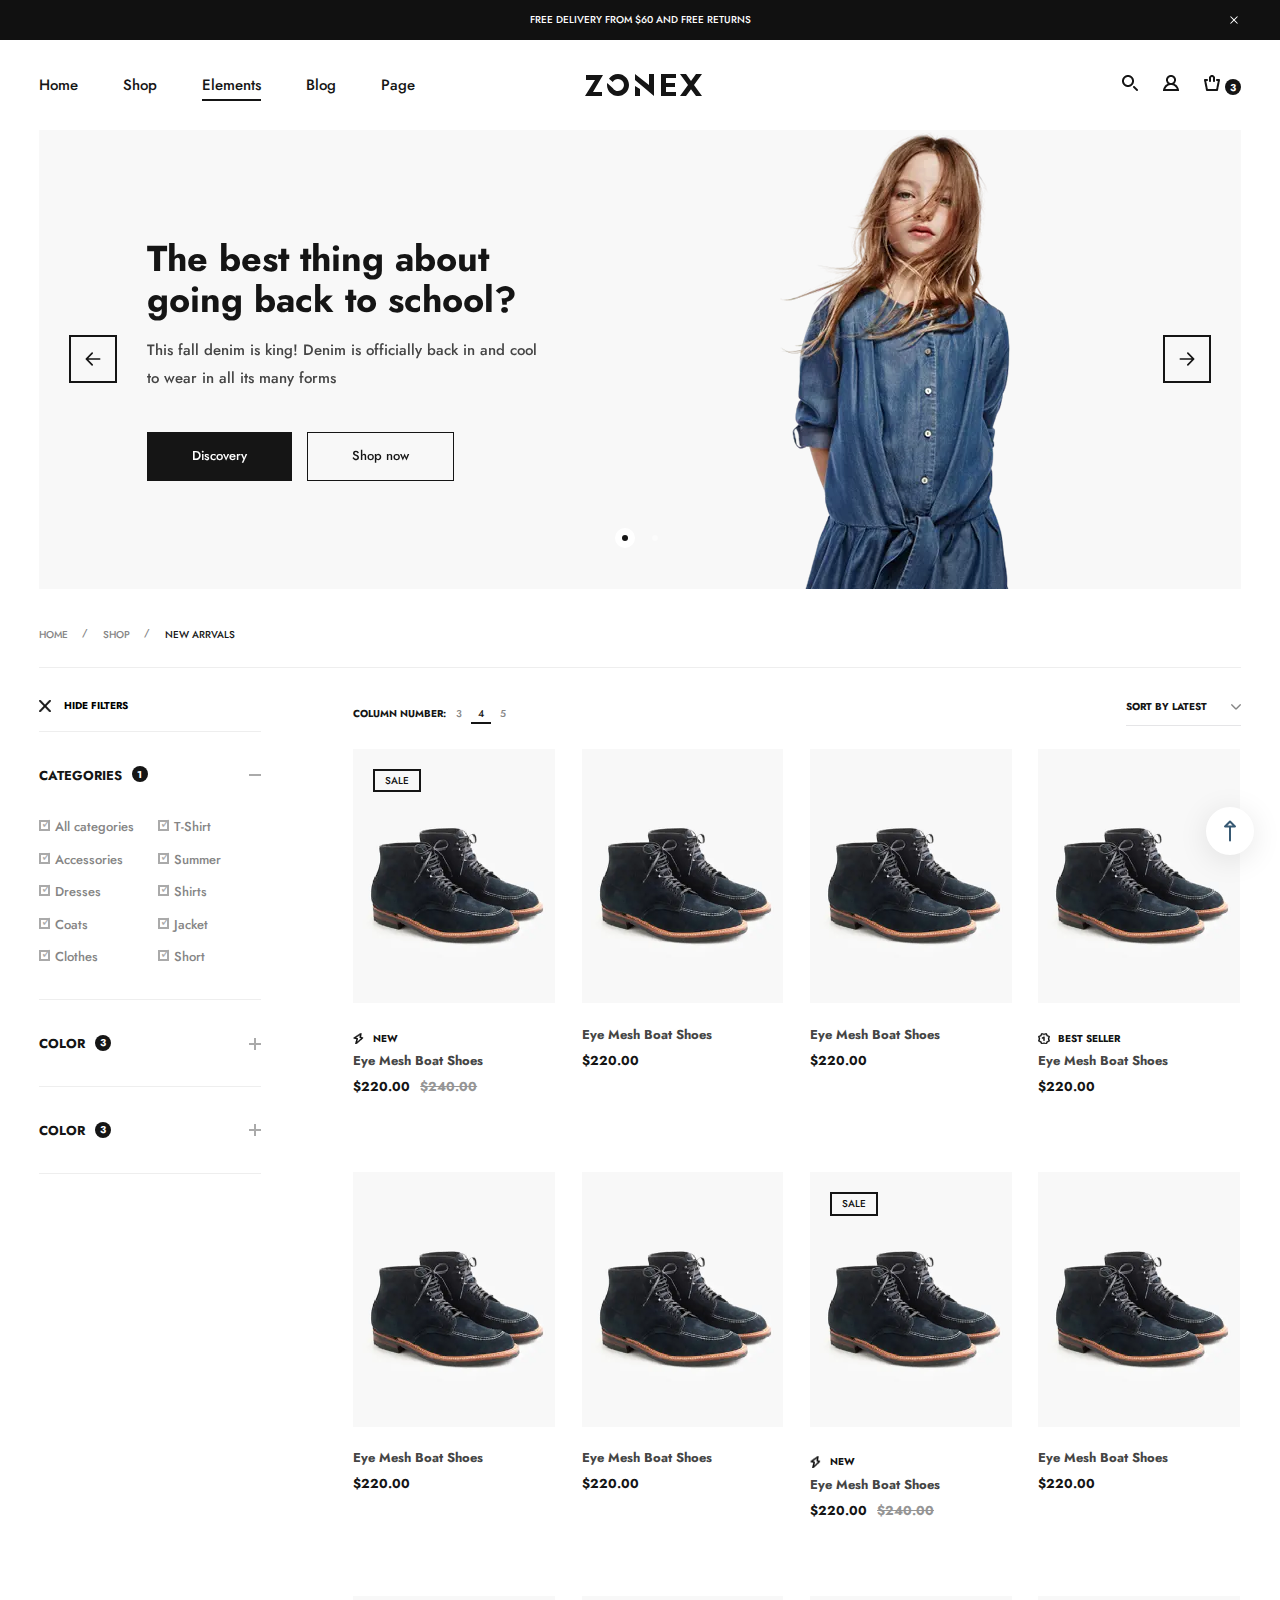
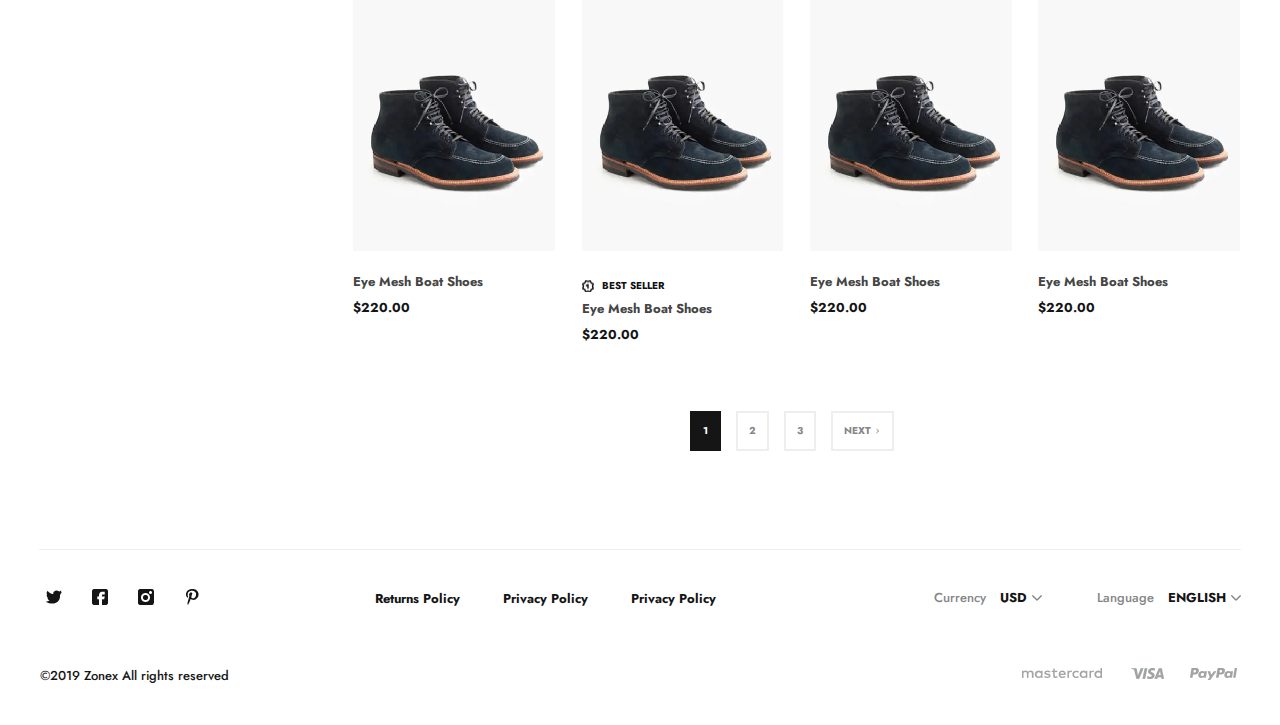
<file: catalog.html>
<!DOCTYPE html>
<html lang="en">
  <head>
    <meta charset="UTF-8" />
    <meta http-equiv="X-UA-Compatible" content="IE=edge" />
    <meta name="viewport" content="width=device-width, initial-scale=1.0" />
    <title>Document</title>
    <link rel="stylesheet" href="css/main.min.css" />
  </head>
  <body>
    <div class="site-container">
      <div class="free-delivery">
        Free delivery from $60 and free returns
        <button class="free-delivery__btn btn-reset">
          <svg>
            <use xlink:href="img/sprite.svg#choice-close"></use>
          </svg>
        </button>
      </div>
      <header class="header catalog-header">
        <div class="container header__container container-narrow">
          <button class="burger btn-reset header__burger">
            <span class="burger__line"></span>
          </button>
          <nav class="nav header__nav">
            <ul class="nav__list">
              <li class="nav__item">
                <a class="main-link nav__link" href="#">Home</a>
              </li>
              <li class="nav__item">
                <a class="main-link nav__link" href="#">Shop</a>
              </li>
              <li class="nav__item">
                <a class="main-link nav__link nav__link--current">Elements</a>
              </li>
              <li class="nav__item">
                <a class="main-link nav__link" href="#">Blog</a>
              </li>
              <li class="nav__item">
                <a class="main-link nav__link" href="#">Page</a>
              </li>
            </ul>
            <button class="nav__close btn-reset">закрыть</button>
          </nav>
          <a class="logo header__logo" href="#" aria-label="logo">
            <svg>
              <use xlink:href="img/sprite.svg#logo"></use>
            </svg>
          </a>
          <ul class="shop-nav header__shop-nav">
            <li class="shop-nav__item">
              <form action="#" class="shop-nav__search-form search-form">
                <button
                  class="search-form__btn btn-reset"
                  arial-balel="Find"
                ></button>
              </form>
            </li>
            <li class="shop-nav__item">
              <a
                class="shop-nav__link shop-nav__link--user"
                href="#"
                aria-label="Go to cabinet"
              ></a>
            </li>
            <li class="shop-nav__item">
              <a class="shop-nav__link cart" href="#" aria-label="Go to cart">
                <span class="cart__icon"></span>
                <span class="cart__quantity quantity">3</span>
              </a>
            </li>
          </ul>
        </div>
      </header>

      <main class="main">
        <div class="hero-catalog">
          <div class="container container-narrow hero-catalog__container">
            <div class="hero-catalog__slider">
              <button class="hero-prev-btn btn-reset">
                <svg>
                  <use xlink:href="img/sprite.svg#prev-arrow"></use>
                </svg>
              </button>
              <button class="hero-next-btn btn-reset">
                <svg>
                  <use xlink:href="img/sprite.svg#next-arrow"></use>
                </svg>
              </button>
              <div class="swiper-wrapper">
                <div class="swiper-slide">
                  <div class="catalog-slide">
                    <h2 class="catalog-slide__title">
                      The best thing about going back to school?
                    </h2>
                    <p class="catalog-slide__descr">
                      This fall denim is king! Denim is officially back in and
                      cool to wear in all its many forms
                    </p>
                    <div class="catalog-slide__buttons">
                      <a
                        class="catalog-slide__link catalog-slide__link--dark"
                        href="#"
                        >Discovery</a
                      >
                      <a
                        class="catalog-slide__link catalog-slide__link--light"
                        href="#"
                        >Shop now</a
                      >
                    </div>
                    <picture
                      ><source
                        srcset="img/catalog-girl.webp"
                        type="image/webp" />
                      <img
                        class="catalog-slide__image"
                        src="img/catalog-girl.png"
                        alt="Girl on banner"
                    /></picture>
                  </div>
                </div>
                <div class="swiper-slide">
                  <div class="catalog-slide">
                    <h2 class="catalog-slide__title">
                      The best thing about going back to school?
                    </h2>
                    <p class="catalog-slide__descr">
                      This fall denim is king! Denim is officially back in and
                      cool to wear in all its many forms
                    </p>
                    <div class="catalog-slide__buttons">
                      <a
                        class="catalog-slide__link catalog-slide__link--dark"
                        href="#"
                        >Discovery</a
                      >
                      <a
                        class="catalog-slide__link catalog-slide__link--light"
                        href="#"
                        >Shop now</a
                      >
                    </div>
                  </div>
                </div>
              </div>
              <div class="swiper-pagination hero-pag"></div>
            </div>
          </div>
        </div>
        <section class="catalog">
          <h2 class="visually-hidden">Catalog</h2>
          <div class="breadcrumbs">
            <div class="container container-narrow breadcrumbs-narrow">
              <ul class="breadcrumbs__list">
                <li class="breadcrumbs__item">
                  <a href="" class="breadcrumbs__link">Home</a>
                </li>
                <li class="breadcrumbs__item">
                  <a href="" class="breadcrumbs__link">Shop</a>
                </li>
                <li class="breadcrumbs__item">
                  <a
                    href="#"
                    class="breadcrumbs__link breadcrumbs__link--current"
                    >New Arrvals</a
                  >
                </li>
              </ul>

              <a class="card-prev" href="#">Prev</a>
              <a class="card-next" href="#">Next</a>
            </div>
          </div>
          <div class="catalog-content">
            <div class="container container-narrow">
              <div class="catalog-filters">
                <button class="hide-filters btn-reset">Hide Filters</button>
                <div class="catalog-filter catalog-filter--open">
                  <div class="catalog-filter__top">
                    <div class="catalog-filter__caption">
                      <h3 class="catalog-filter__title">Categories</h3>
                      <span class="catalog-filter__quantity quantity">1</span>
                    </div>
                    <span class="catalog-filter__toggle"></span>
                  </div>
                  <div class="catalog-filter__bottom">
                    <ul class="catalog-filter__items">
                      <li class="catalog-filter__item">
                        <label
                          class="custom-checkbox"
                          data-text="All categories"
                        >
                          <input
                            class="custom-checkbox__input visually-hidden"
                            type="checkbox"
                          />
                          <span class="custom-checkbox__text"
                            >All categories</span
                          >
                        </label>
                      </li>
                      <li class="catalog-filter__item">
                        <label class="custom-checkbox" data-text="Accessories">
                          <input
                            class="custom-checkbox__input visually-hidden"
                            type="checkbox"
                          />
                          <span class="custom-checkbox__text">Accessories</span>
                        </label>
                      </li>
                      <li class="catalog-filter__item">
                        <label class="custom-checkbox" data-text="Dresses">
                          <input
                            class="custom-checkbox__input visually-hidden"
                            type="checkbox"
                          />
                          <span class="custom-checkbox__text">Dresses</span>
                        </label>
                      </li>
                      <li class="catalog-filter__item">
                        <label class="custom-checkbox" data-text="Coats">
                          <input
                            class="custom-checkbox__input visually-hidden"
                            type="checkbox"
                          />
                          <span class="custom-checkbox__text">Coats</span>
                        </label>
                      </li>
                      <li class="catalog-filter__item">
                        <label class="custom-checkbox" data-text="Clothes">
                          <input
                            class="custom-checkbox__input visually-hidden"
                            type="checkbox"
                          />
                          <span class="custom-checkbox__text">Clothes</span>
                        </label>
                      </li>
                      <li class="catalog-filter__item">
                        <label class="custom-checkbox" data-text="T-Shirt">
                          <input
                            class="custom-checkbox__input visually-hidden"
                            type="checkbox"
                          />
                          <span class="custom-checkbox__text">T-Shirt</span>
                        </label>
                      </li>
                      <li class="catalog-filter__item">
                        <label class="custom-checkbox" data-text="Summer">
                          <input
                            class="custom-checkbox__input visually-hidden"
                            type="checkbox"
                          />
                          <span class="custom-checkbox__text">Summer</span>
                        </label>
                      </li>
                      <li class="catalog-filter__item">
                        <label class="custom-checkbox" data-text="Shirts">
                          <input
                            class="custom-checkbox__input visually-hidden"
                            type="checkbox"
                          />
                          <span class="custom-checkbox__text">Shirts</span>
                        </label>
                      </li>
                      <li class="catalog-filter__item">
                        <label class="custom-checkbox" data-text="Jacket">
                          <input
                            class="custom-checkbox__input visually-hidden"
                            type="checkbox"
                          />
                          <span class="custom-checkbox__text">Jacket</span>
                        </label>
                      </li>
                      <li class="catalog-filter__item">
                        <label class="custom-checkbox" data-text="Short">
                          <input
                            class="custom-checkbox__input visually-hidden"
                            type="checkbox"
                          />
                          <span class="custom-checkbox__text">Short</span>
                        </label>
                      </li>
                    </ul>
                  </div>
                </div>
                <div class="catalog-filter">
                  <div class="catalog-filter__top">
                    <div class="catalog-filter__caption">
                      <h3 class="catalog-filter__title">Color</h3>
                      <span class="catalog-filter__quantity quantity">3</span>
                    </div>
                    <span class="catalog-filter__toggle"></span>
                  </div>
                  <div class="catalog-filter__bottom">
                    <ul class="catalog-filter__items">
                      <li class="catalog-filter__item">
                        <label
                          class="custom-checkbox"
                          data-text="All categories"
                        >
                          <input
                            class="custom-checkbox__input visually-hidden"
                            type="checkbox"
                          />
                          <span class="custom-checkbox__text"
                            >All categories</span
                          >
                        </label>
                      </li>
                      <li class="catalog-filter__item">
                        <label class="custom-checkbox" data-text="Accessories">
                          <input
                            class="custom-checkbox__input visually-hidden"
                            type="checkbox"
                          />
                          <span class="custom-checkbox__text">Accessories</span>
                        </label>
                      </li>
                      <li class="catalog-filter__item">
                        <label class="custom-checkbox" data-text="Dresses">
                          <input
                            class="custom-checkbox__input visually-hidden"
                            type="checkbox"
                          />
                          <span class="custom-checkbox__text">Dresses</span>
                        </label>
                      </li>
                      <li class="catalog-filter__item">
                        <label class="custom-checkbox" data-text="Coats">
                          <input
                            class="custom-checkbox__input visually-hidden"
                            type="checkbox"
                          />
                          <span class="custom-checkbox__text">Coats</span>
                        </label>
                      </li>
                      <li class="catalog-filter__item">
                        <label class="custom-checkbox" data-text="Clothes">
                          <input
                            class="custom-checkbox__input visually-hidden"
                            type="checkbox"
                          />
                          <span class="custom-checkbox__text">Clothes</span>
                        </label>
                      </li>
                      <li class="catalog-filter__item">
                        <label class="custom-checkbox" data-text="T-Shirt">
                          <input
                            class="custom-checkbox__input visually-hidden"
                            type="checkbox"
                          />
                          <span class="custom-checkbox__text">T-Shirt</span>
                        </label>
                      </li>
                      <li class="catalog-filter__item">
                        <label class="custom-checkbox" data-text="Summer">
                          <input
                            class="custom-checkbox__input visually-hidden"
                            type="checkbox"
                          />
                          <span class="custom-checkbox__text">Summer</span>
                        </label>
                      </li>
                      <li class="catalog-filter__item">
                        <label class="custom-checkbox" data-text="Shirts">
                          <input
                            class="custom-checkbox__input visually-hidden"
                            type="checkbox"
                          />
                          <span class="custom-checkbox__text">Shirts</span>
                        </label>
                      </li>
                      <li class="catalog-filter__item">
                        <label class="custom-checkbox" data-text="Jacket">
                          <input
                            class="custom-checkbox__input visually-hidden"
                            type="checkbox"
                          />
                          <span class="custom-checkbox__text">Jacket</span>
                        </label>
                      </li>
                      <li class="catalog-filter__item">
                        <label class="custom-checkbox" data-text="Short">
                          <input
                            class="custom-checkbox__input visually-hidden"
                            type="checkbox"
                          />
                          <span class="custom-checkbox__text">Short</span>
                        </label>
                      </li>
                    </ul>
                  </div>
                </div>
                <div class="catalog-filter">
                  <div class="catalog-filter__top">
                    <div class="catalog-filter__caption">
                      <h3 class="catalog-filter__title">Color</h3>
                      <span class="catalog-filter__quantity quantity">3</span>
                    </div>
                    <span class="catalog-filter__toggle"></span>
                  </div>
                  <div class="catalog-filter__bottom">
                    <ul class="catalog-filter__items">
                      <li class="catalog-filter__item">
                        <label
                          class="custom-checkbox"
                          data-text="All categories"
                        >
                          <input
                            class="custom-checkbox__input visually-hidden"
                            type="checkbox"
                          />
                          <span class="custom-checkbox__text"
                            >All categories</span
                          >
                        </label>
                      </li>
                      <li class="catalog-filter__item">
                        <label class="custom-checkbox" data-text="Accessories">
                          <input
                            class="custom-checkbox__input visually-hidden"
                            type="checkbox"
                          />
                          <span class="custom-checkbox__text">Accessories</span>
                        </label>
                      </li>
                      <li class="catalog-filter__item">
                        <label class="custom-checkbox" data-text="Dresses">
                          <input
                            class="custom-checkbox__input visually-hidden"
                            type="checkbox"
                          />
                          <span class="custom-checkbox__text">Dresses</span>
                        </label>
                      </li>
                      <li class="catalog-filter__item">
                        <label class="custom-checkbox" data-text="Coats">
                          <input
                            class="custom-checkbox__input visually-hidden"
                            type="checkbox"
                          />
                          <span class="custom-checkbox__text">Coats</span>
                        </label>
                      </li>
                      <li class="catalog-filter__item">
                        <label class="custom-checkbox" data-text="Clothes">
                          <input
                            class="custom-checkbox__input visually-hidden"
                            type="checkbox"
                          />
                          <span class="custom-checkbox__text">Clothes</span>
                        </label>
                      </li>
                      <li class="catalog-filter__item">
                        <label class="custom-checkbox" data-text="T-Shirt">
                          <input
                            class="custom-checkbox__input visually-hidden"
                            type="checkbox"
                          />
                          <span class="custom-checkbox__text">T-Shirt</span>
                        </label>
                      </li>
                      <li class="catalog-filter__item">
                        <label class="custom-checkbox" data-text="Summer">
                          <input
                            class="custom-checkbox__input visually-hidden"
                            type="checkbox"
                          />
                          <span class="custom-checkbox__text">Summer</span>
                        </label>
                      </li>
                      <li class="catalog-filter__item">
                        <label class="custom-checkbox" data-text="Shirts">
                          <input
                            class="custom-checkbox__input visually-hidden"
                            type="checkbox"
                          />
                          <span class="custom-checkbox__text">Shirts</span>
                        </label>
                      </li>
                      <li class="catalog-filter__item">
                        <label class="custom-checkbox" data-text="Jacket">
                          <input
                            class="custom-checkbox__input visually-hidden"
                            type="checkbox"
                          />
                          <span class="custom-checkbox__text">Jacket</span>
                        </label>
                      </li>
                      <li class="catalog-filter__item">
                        <label class="custom-checkbox" data-text="Short">
                          <input
                            class="custom-checkbox__input visually-hidden"
                            type="checkbox"
                          />
                          <span class="custom-checkbox__text">Short</span>
                        </label>
                      </li>
                    </ul>
                  </div>
                </div>
              </div>
              <div class="catalog-grid">
                <div class="catalog-grid__prors catalog-props">
                  <div class="catalog-props__top">
                    <button class="btn-reset catalog-mobile-filters">
                      <svg>
                        <use xlink:href="img/sprite.svg#filter"></use>
                      </svg>
                      <span>Фильтры</span>
                    </button>
                    <div class="catalog-props__columns catalog-columns">
                      <span class="catalog-columns__text">Column number:</span>
                      <ul class="catalog-columns__list">
                        <li class="catalog-columns__item">
                          <button
                            class="btn-reset catalog-columns__btn main-link"
                            data-columns="3"
                          >
                            3
                          </button>
                        </li>
                        <li class="catalog-columns__item">
                          <button
                            class="btn-reset catalog-columns__btn catalog-columns__btn--current main-link"
                            data-columns="4"
                          >
                            4
                          </button>
                        </li>
                        <li class="catalog-columns__item">
                          <button
                            class="btn-reset catalog-columns__btn main-link"
                            data-columns="5"
                          >
                            5
                          </button>
                        </li>
                      </ul>
                    </div>
                    <div class="custom-select" tabindex="0">
                      <div class="custom-select__top">Sort by latest</div>
                      <div class="custom-select__dropdown">
                        <ul class="custom-select__list">
                          <li class="custom-select__item">Sort by latest</li>
                          <li class="custom-select__item">Sort by price</li>
                          <li class="custom-select__item">Sort by smth</li>
                        </ul>
                      </div>
                    </div>
                  </div>
                  <div class="catalog-props__choice catalog-choice">
                    <button class="btn-reset catalog-choice__clear">
                      Clear all
                    </button>
                  </div>
                </div>
                <ul class="catalog-grid__content" data-grid-columns="4">
                  <li class="catalog-grid__item">
                    <article class="product">
                      <div class="product__image">
                        <span class="product__sale">Sale</span>
                        <picture
                          ><source srcset="img/prod-1.webp" type="image/webp" />
                          <img src="img/prod-1.jpg" alt="Prod 1"
                        /></picture>
                      </div>
                      <span class="product__prop product-prop new">New</span>
                      <h3 class="product__title">
                        <a href="#">Eye Mesh Boat Shoes</a>
                      </h3>
                      <span class="product__price">$220.00</span>
                      <span class="product__old-price">$240.00</span>
                    </article>
                  </li>
                  <li class="catalog-grid__item">
                    <article class="product">
                      <div class="product__image">
                        <picture
                          ><source srcset="img/prod-1.webp" type="image/webp" />
                          <img src="img/prod-1.jpg" alt="Prod 1"
                        /></picture>
                      </div>
                      <h3 class="product__title">
                        <a href="#">Eye Mesh Boat Shoes</a>
                      </h3>
                      <span class="product__price">$220.00</span>
                    </article>
                  </li>
                  <li class="catalog-grid__item">
                    <article class="product">
                      <div class="product__image">
                        <picture
                          ><source srcset="img/prod-1.webp" type="image/webp" />
                          <img src="img/prod-1.jpg" alt="Prod 1"
                        /></picture>
                      </div>
                      <h3 class="product__title">
                        <a href="#">Eye Mesh Boat Shoes</a>
                      </h3>
                      <span class="product__price">$220.00</span>
                    </article>
                  </li>
                  <li class="catalog-grid__item">
                    <article class="product">
                      <div class="product__image">
                        <picture
                          ><source srcset="img/prod-1.webp" type="image/webp" />
                          <img src="img/prod-1.jpg" alt="Prod 1"
                        /></picture>
                      </div>
                      <span class="product__prop product-prop best"
                        >Best Seller</span
                      >
                      <h3 class="product__title">
                        <a href="#">Eye Mesh Boat Shoes</a>
                      </h3>
                      <span class="product__price">$220.00</span>
                    </article>
                  </li>
                  <li class="catalog-grid__item">
                    <article class="product">
                      <div class="product__image">
                        <picture
                          ><source srcset="img/prod-1.webp" type="image/webp" />
                          <img src="img/prod-1.jpg" alt="Prod 1"
                        /></picture>
                      </div>
                      <h3 class="product__title">
                        <a href="#">Eye Mesh Boat Shoes</a>
                      </h3>
                      <span class="product__price">$220.00</span>
                    </article>
                  </li>
                  <li class="catalog-grid__item">
                    <article class="product">
                      <div class="product__image">
                        <picture
                          ><source srcset="img/prod-1.webp" type="image/webp" />
                          <img src="img/prod-1.jpg" alt="Prod 1"
                        /></picture>
                      </div>
                      <h3 class="product__title">
                        <a href="#">Eye Mesh Boat Shoes</a>
                      </h3>
                      <span class="product__price">$220.00</span>
                    </article>
                  </li>
                  <li class="catalog-grid__item">
                    <article class="product">
                      <div class="product__image">
                        <span class="product__sale">Sale</span>
                        <picture
                          ><source srcset="img/prod-1.webp" type="image/webp" />
                          <img src="img/prod-1.jpg" alt="Prod 1"
                        /></picture>
                      </div>
                      <span class="product__prop product-prop new">New</span>
                      <h3 class="product__title">
                        <a href="#">Eye Mesh Boat Shoes</a>
                      </h3>
                      <span class="product__price">$220.00</span>
                      <span class="product__old-price">$240.00</span>
                    </article>
                  </li>
                  <li class="catalog-grid__item">
                    <article class="product">
                      <div class="product__image">
                        <picture
                          ><source srcset="img/prod-1.webp" type="image/webp" />
                          <img src="img/prod-1.jpg" alt="Prod 1"
                        /></picture>
                      </div>
                      <h3 class="product__title">
                        <a href="#">Eye Mesh Boat Shoes</a>
                      </h3>
                      <span class="product__price">$220.00</span>
                    </article>
                  </li>
                  <li class="catalog-grid__item">
                    <article class="product">
                      <div class="product__image">
                        <picture
                          ><source srcset="img/prod-1.webp" type="image/webp" />
                          <img src="img/prod-1.jpg" alt="Prod 1"
                        /></picture>
                      </div>
                      <h3 class="product__title">
                        <a href="#">Eye Mesh Boat Shoes</a>
                      </h3>
                      <span class="product__price">$220.00</span>
                    </article>
                  </li>
                  <li class="catalog-grid__item">
                    <article class="product">
                      <div class="product__image">
                        <picture
                          ><source srcset="img/prod-1.webp" type="image/webp" />
                          <img src="img/prod-1.jpg" alt="Prod 1"
                        /></picture>
                      </div>
                      <span class="product__prop product-prop best"
                        >Best Seller</span
                      >
                      <h3 class="product__title">
                        <a href="#">Eye Mesh Boat Shoes</a>
                      </h3>
                      <span class="product__price">$220.00</span>
                    </article>
                  </li>
                  <li class="catalog-grid__item">
                    <article class="product">
                      <div class="product__image">
                        <picture
                          ><source srcset="img/prod-1.webp" type="image/webp" />
                          <img src="img/prod-1.jpg" alt="Prod 1"
                        /></picture>
                      </div>
                      <h3 class="product__title">
                        <a href="#">Eye Mesh Boat Shoes</a>
                      </h3>
                      <span class="product__price">$220.00</span>
                    </article>
                  </li>
                  <li class="catalog-grid__item">
                    <article class="product">
                      <div class="product__image">
                        <picture
                          ><source srcset="img/prod-1.webp" type="image/webp" />
                          <img src="img/prod-1.jpg" alt="Prod 1"
                        /></picture>
                      </div>
                      <h3 class="product__title">
                        <a href="#">Eye Mesh Boat Shoes</a>
                      </h3>
                      <span class="product__price">$220.00</span>
                    </article>
                  </li>
                </ul>
                <ul class="pagination">
                  <li class="pagination__item">
                    <a
                      href="#"
                      class="pagination__link pagination__link--current"
                      >1</a
                    >
                  </li>
                  <li class="pagination__item">
                    <a href="#" class="pagination__link">2</a>
                  </li>
                  <li class="pagination__item">
                    <a href="#" class="pagination__link">3</a>
                  </li>
                  <li class="pagination__item">
                    <a href="#" class="pagination__link">
                      Next
                      <svg>
                        <use xlink:href="img/sprite.svg#angle-right"></use>
                      </svg>
                    </a>
                  </li>
                </ul>
              </div>
            </div>
          </div>
        </section>
      </main>
      <footer class="footer footer2">
        <div class="footer__container container">
          <div class="footer__content">
            <div class="footer__top">
              <div class="footer__column">
                <ul class="social footer__social">
                  <li class="social__item">
                    <a
                      class="social__link social__link--tw"
                      href="#"
                      aria-label="Go to the twitter"
                    ></a>
                  </li>
                  <li class="social__item">
                    <a
                      class="social__link social__link--fb"
                      href="#"
                      aria-label="Go to the facebook"
                    ></a>
                  </li>
                  <li class="social__item">
                    <a
                      class="social__link social__link--in"
                      href="#"
                      aria-label="Go to the instagram"
                    ></a>
                  </li>
                  <li class="social__item">
                    <a
                      class="social__link social__link--pin"
                      href="#"
                      aria-label="Go to the pinterest"
                    ></a>
                  </li>
                </ul>
              </div>
              <div class="footer__column">
                <ul class="footer__list footer__list--row">
                  <li class="footer__item footem__item">
                    <a class="footer__link footer__link--row" href="#"
                      >Returns Policy</a
                    >
                  </li>
                  <li class="footer__item footem__item">
                    <a class="footer__link footer__link--row" href="#"
                      >Privacy Policy</a
                    >
                  </li>
                  <li class="footer__item footem__item">
                    <a class="footer__link footer__link--row" href="#"
                      >Privacy Policy</a
                    >
                  </li>
                </ul>
              </div>
              <div class="footer__column footer__column--flex">
                <div class="footer__select">
                  <span class="footer__select-caption">Currency</span>
                  <div class="custom-select custom-select--footer" tabindex="0">
                    <div class="custom-select__top">USD</div>
                    <div class="custom-select__dropdown">
                      <ul class="custom-select__list">
                        <li class="custom-select__item">USD</li>
                        <li class="custom-select__item">EUR</li>
                        <li class="custom-select__item">RUB</li>
                      </ul>
                    </div>
                  </div>
                </div>
                <div class="footer__select">
                  <span class="footer__select-caption">Language</span>
                  <div class="custom-select custom-select--footer" tabindex="0">
                    <div class="custom-select__top">English</div>
                    <div class="custom-select__dropdown">
                      <ul class="custom-select__list">
                        <li class="custom-select__item">English</li>
                        <li class="custom-select__item">Italian</li>
                        <li class="custom-select__item">Russian</li>
                      </ul>
                    </div>
                  </div>
                </div>
              </div>
            </div>
            <div class="footer__bottom">
              <div class="footer__left">
                <smal class="footer__copy">
                  ©2019 Zonex All rights reserved
                </smal>
              </div>
              <div class="footer__right">
                <picture
                  ><source srcset="img/payment.webp" type="image/webp" />
                  <img src="img/payment.png" alt="cards" aria-hidden="true"
                /></picture>
              </div>
            </div>
          </div>
        </div>
      </footer>

      <a href="#" class="to-top">
        <svg class="">
          <use xlink:href="img/sprite.svg#to-top"></use>
        </svg>
      </a>
    </div>

    <script src="js/main.js"></script>
  </body>
</html>
</file>
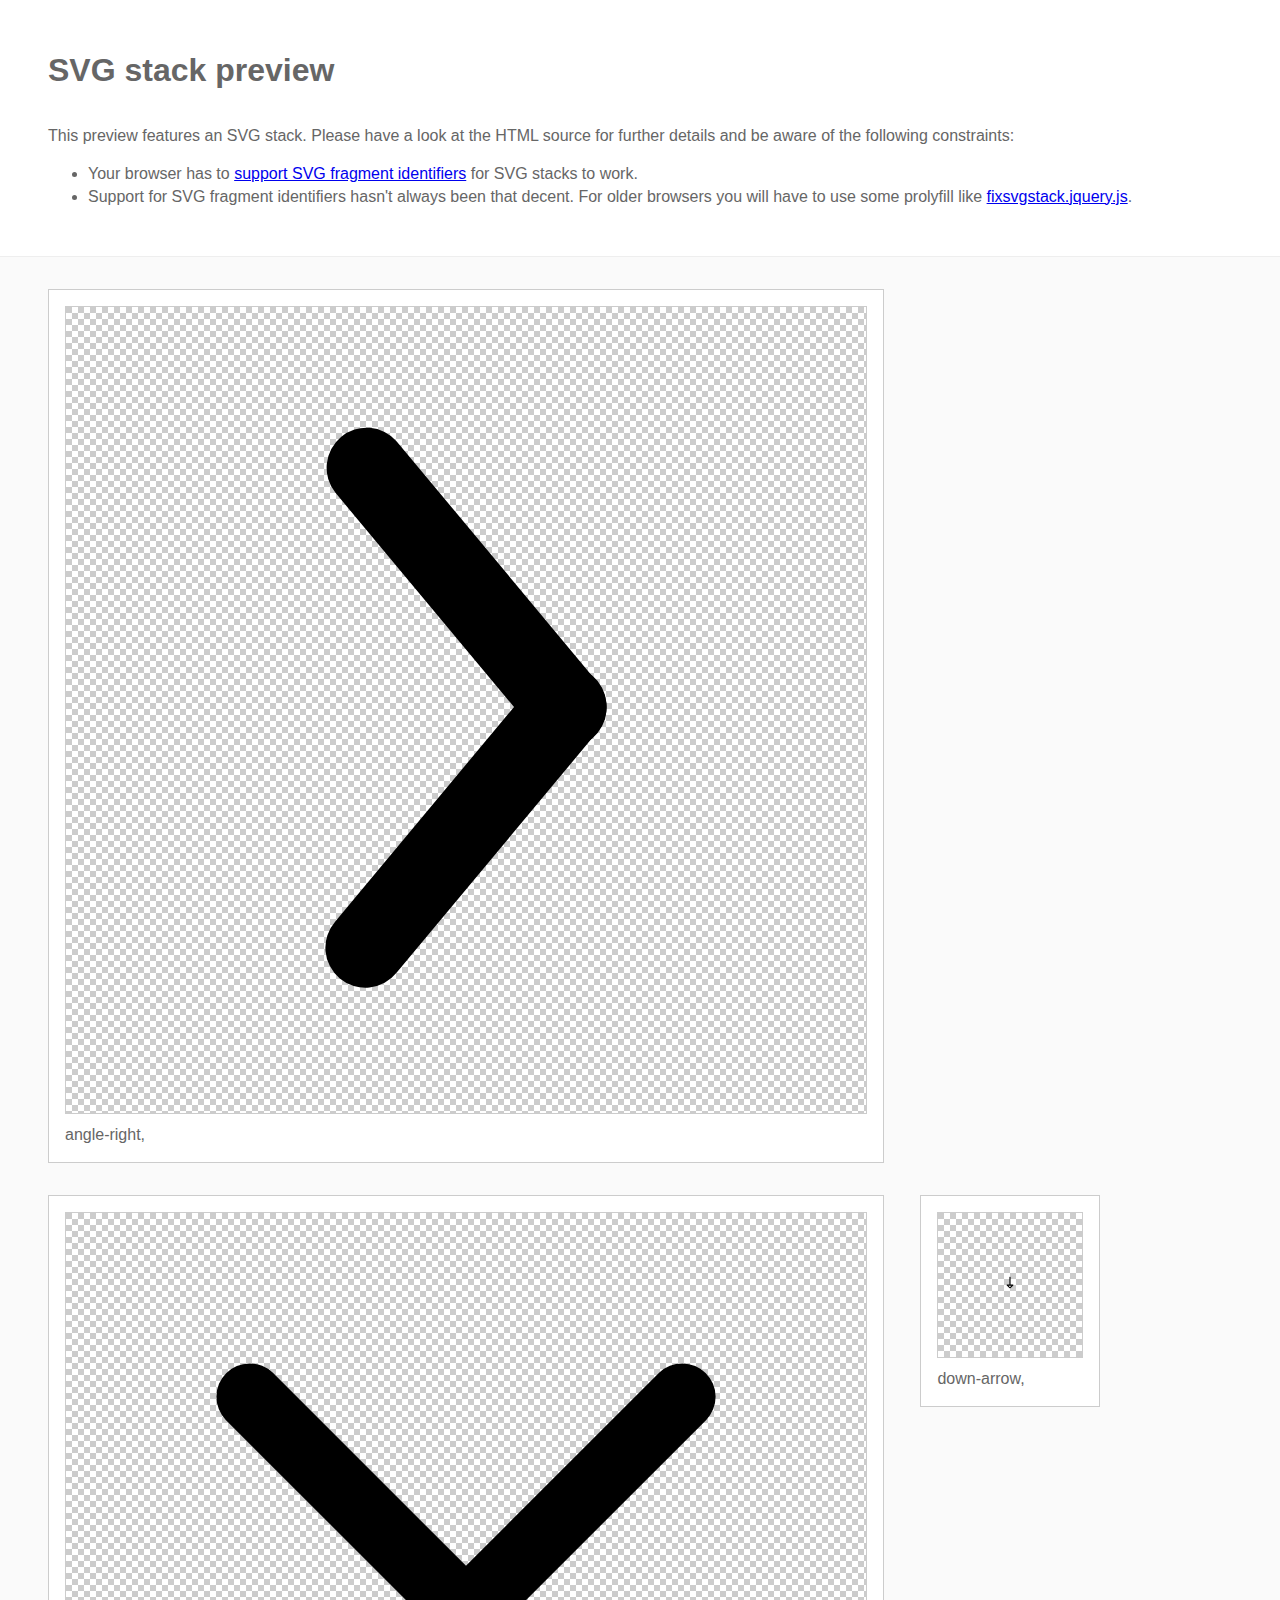
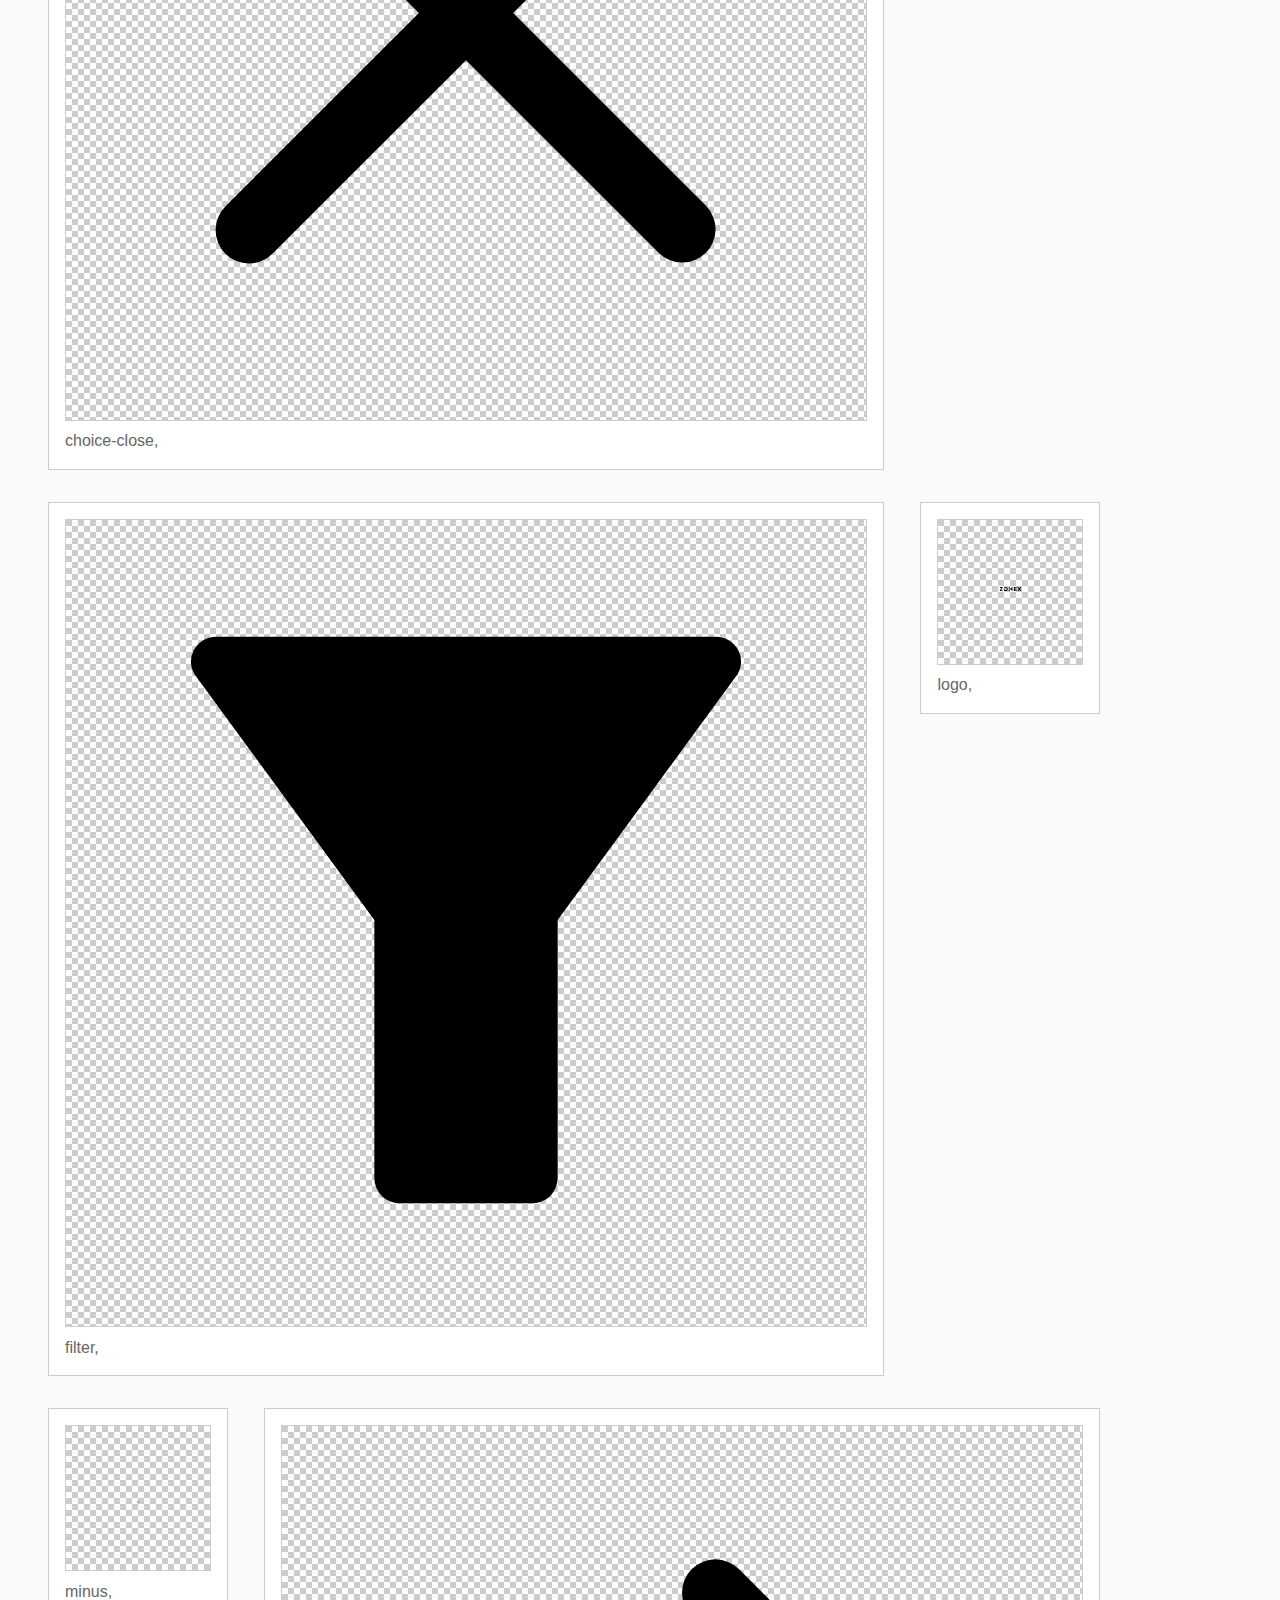
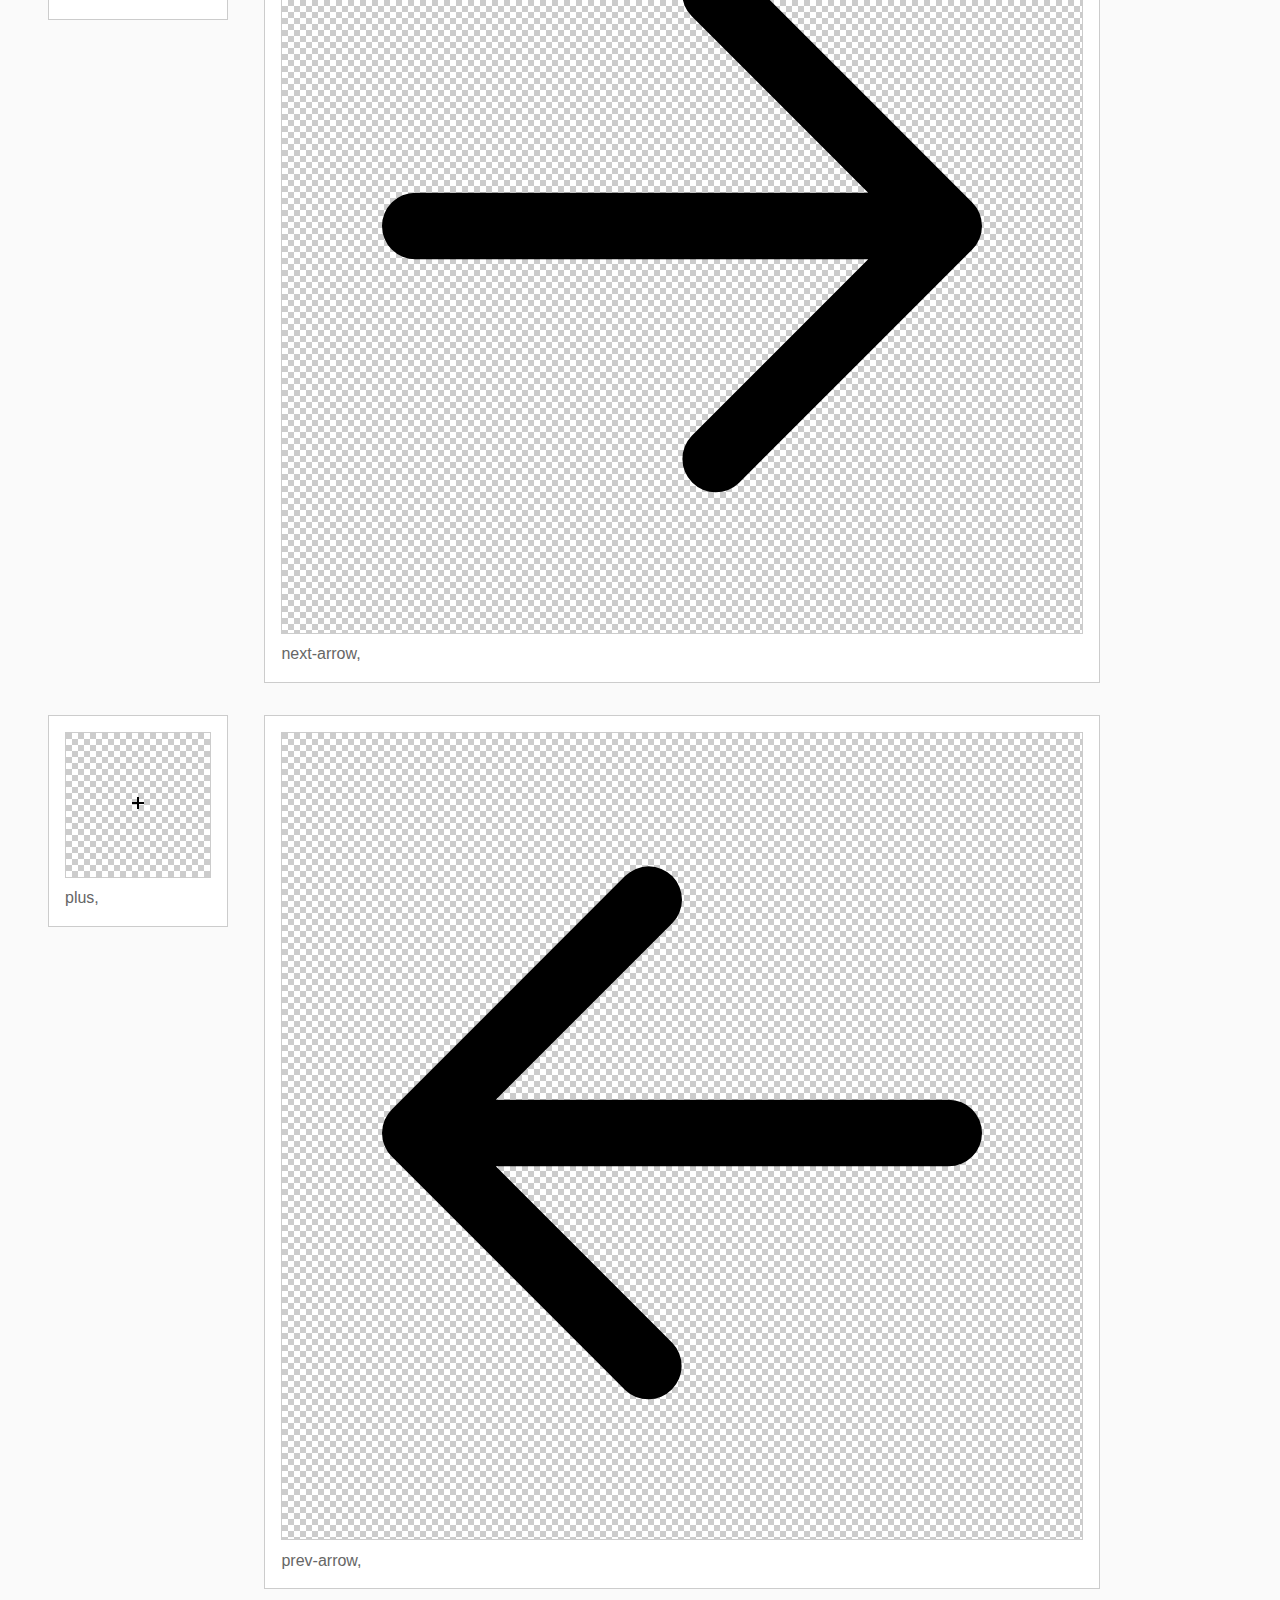
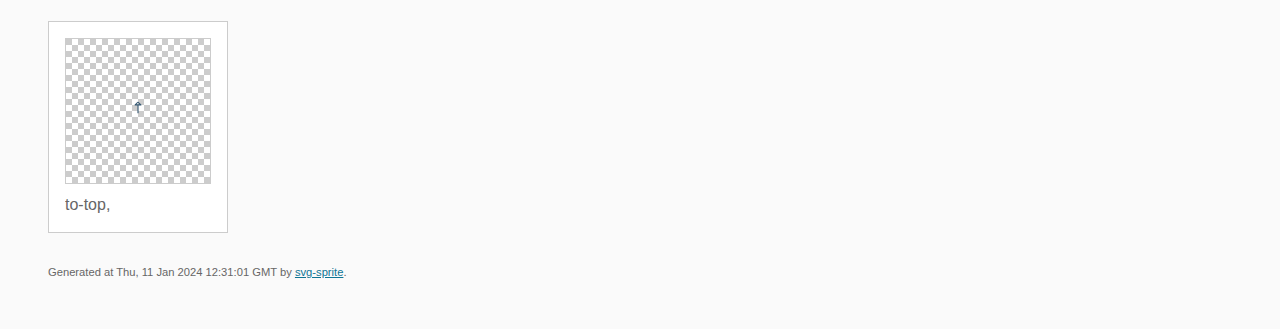
<file: img/stack/sprite.stack.html>
<!doctype html>
<html lang="en">
    <head>
        <meta charset="utf-8">
        <title>SVG stack preview | svg-sprite</title>
        <style>
            body {
                padding: 0;
                margin: 0;
                color: #666;
                background: #fafafa;
                font-family: Arial, Helvetica, sans-serif;
                font-size: 1em;
                line-height: 1.4;
            }

            header {
                display: block;
                padding: 3em 3em 2em;
                background-color: #fff;
            }

            header p {
                margin: 2em 0 0;
            }

            section {
                border-top: 1px solid #eee;
                padding: 2em 3em 0;
            }

            section ul {
                margin: 0;
                padding: 0;
            }

            section li {
                display: inline-block;
                background-color: #fff;
                position: relative;
                margin: 0 2em 2em 0;
                vertical-align: top;
                border: 1px solid #ccc;
                padding: 1em 1em 3em;
                cursor: default;
            }

            .icon-box {
                margin: 0;
                width: 144px;
                height: 144px;
                position: relative;
                background: #ccc url("data:image/svg+xml,%3Csvg xmlns='http://www.w3.org/2000/svg' width='12' height='12'%3E%3Cpath fill='%23fff' d='M6 0h6v6H6zM0 6h6v6H0z'/%3E%3C/svg%3E") top left repeat;
                border: 1px solid #ccc;
                display: table-cell;
                vertical-align: middle;
                text-align: center;
            }

            .icon {
                display: inline-block;
            }

            h1 {
                margin-top: 0;
            }

            h2 {
                margin: 0;
                padding: 0;
                font-size: 1em;
                font-weight: 400;
                white-space: nowrap;
                overflow: hidden;
                text-overflow: ellipsis;
                position: absolute;
                left: 1em;
                right: 1em;
                bottom: 1em;
            }

            footer {
                display: block;
                margin: 0;
                padding: 0 3em 3em;
            }

            footer p {
                margin: 0;
                font-size: .7em;
            }

            footer a {
                color: #0f7595;
                margin-left: 0;
            }
        </style>

<!--
Sprite shape dimensions
====================================================================================================
You will need to set the sprite shape dimensions via CSS when you use them as stack SVGs, otherwise
they would become a huge 100% in size. You may use the following dimension classes for doing so.
They might well be outsourced to an external stylesheet of course.
-->

<style>
 .svg-angle-right-dims { width: 800px; height: 800px; }
 .svg-choice-close-dims { width: 800px; height: 800px; }
 .svg-down-arrow-dims { width: 12px; height: 21px; }
 .svg-filter-dims { width: 800px; height: 800px; }
 .svg-logo-dims { width: 117px; height: 22px; }
 .svg-minus-dims { width: 12px; height: 2px; }
 .svg-next-arrow-dims { width: 800px; height: 800px; }
 .svg-plus-dims { width: 12px; height: 12px; }
 .svg-prev-arrow-dims { width: 800px; height: 800px; }
 .svg-to-top-dims { width: 12px; height: 21px; }
</style>

<!--
====================================================================================================
-->

    </head>
    <body>
        <header>
            <h1>SVG stack preview</h1>
            <p>This preview features an SVG stack. Please have a look at the HTML source for further details and be aware of the following constraints:</p>
            <ul>
                <li>Your browser has to <a href="https://caniuse.com/svg-fragment" target="_blank" rel="noopener noreferrer">support SVG fragment identifiers</a> for SVG stacks to work.</li>
                <li>Support for SVG fragment identifiers hasn't always been that decent. For older browsers you will have to use some prolyfill like <a href="https://github.com/preciousforever/SVG-Stacker/blob/master/fixsvgstack.jquery.js" target="_blank" rel="noopener noreferrer">fixsvgstack.jquery.js</a>.</li>
            </ul>
        </header>
        <section>

<!--
SVG stack
====================================================================================================
These SVG images make use of fragment identifiers (IDs) to reference certain portions of the
external sprite. By default, all shapes inside the sprite are hidden by CSS. The `:target` pseudo
selector is used to show the very shape that is referenced by the fragment identifier.
-->

            <ul>

             <li title="angle-right">
                    <div class="icon-box">
                        <img src="../sprite.svg#angle-right" class="svg-angle-right-dims" alt="angle-right">
                    </div>
                    <h2>angle-right, </h2>
                </li>
             <li title="choice-close">
                    <div class="icon-box">
                        <img src="../sprite.svg#choice-close" class="svg-choice-close-dims" alt="choice-close">
                    </div>
                    <h2>choice-close, </h2>
                </li>
             <li title="down-arrow">
                    <div class="icon-box">
                        <img src="../sprite.svg#down-arrow" class="svg-down-arrow-dims" alt="down-arrow">
                    </div>
                    <h2>down-arrow, </h2>
                </li>
             <li title="filter">
                    <div class="icon-box">
                        <img src="../sprite.svg#filter" class="svg-filter-dims" alt="filter">
                    </div>
                    <h2>filter, </h2>
                </li>
             <li title="logo">
                    <div class="icon-box">
                        <img src="../sprite.svg#logo" class="svg-logo-dims" alt="logo">
                    </div>
                    <h2>logo, </h2>
                </li>
             <li title="minus">
                    <div class="icon-box">
                        <img src="../sprite.svg#minus" class="svg-minus-dims" alt="minus">
                    </div>
                    <h2>minus, </h2>
                </li>
             <li title="next-arrow">
                    <div class="icon-box">
                        <img src="../sprite.svg#next-arrow" class="svg-next-arrow-dims" alt="next-arrow">
                    </div>
                    <h2>next-arrow, </h2>
                </li>
             <li title="plus">
                    <div class="icon-box">
                        <img src="../sprite.svg#plus" class="svg-plus-dims" alt="plus">
                    </div>
                    <h2>plus, </h2>
                </li>
             <li title="prev-arrow">
                    <div class="icon-box">
                        <img src="../sprite.svg#prev-arrow" class="svg-prev-arrow-dims" alt="prev-arrow">
                    </div>
                    <h2>prev-arrow, </h2>
                </li>
             <li title="to-top">
                    <div class="icon-box">
                        <img src="../sprite.svg#to-top" class="svg-to-top-dims" alt="to-top">
                    </div>
                    <h2>to-top, </h2>
                </li>
         </ul>

<!--
====================================================================================================
-->

        </section>
        <footer>
            <p>Generated at Thu, 11 Jan 2024 12:31:01 GMT by <a href="https://github.com/svg-sprite/svg-sprite" target="_blank" rel="noopener noreferrer">svg-sprite</a>.</p>
        </footer>
    </body>
</html>
</file>
<file: css/main.min.css>
@charset "UTF-8";

:root {
  --color-black: #000;
  --color-white: #fff;
  --color-dark: #151515;
  --quill-gray: #e5e5e3;
  --color-gray: #858585;
  --color-tundora: #454545;
}

/* stylelint-disable */

@font-face {
  font-family: "Jost";
  src: url("../../font/Jost-Bold.woff2") format("woff2");
  font-weight: 700;
  font-display: swap;
  font-style: normal;
}

@font-face {
  font-family: "Jost";
  src: url("../../font/Jost-Medium.woff2") format("woff2");
  font-weight: 500;
  font-display: swap;
  font-style: normal;
}

/*! normalize.css v8.0.1 | MIT License | github.com/necolas/normalize.css */

/* Document
   ========================================================================== */

/**
 * 1. Correct the line height in all browsers.
 * 2. Prevent adjustments of font size after orientation changes in iOS.
 */

html {
  line-height: 1.15;
  /* 1 */
  -webkit-text-size-adjust: 100%;
  /* 2 */
}

/* Sections
   ========================================================================== */

/**
 * Remove the margin in all browsers.
 */

body {
  margin: 0;
}

/**
 * Render the `main` element consistently in IE.
 */

main {
  display: block;
}

/**
 * Correct the font size and margin on `h1` elements within `section` and
 * `article` contexts in Chrome, Firefox, and Safari.
 */

h1 {
  font-size: 2em;
  margin: 0.67em 0;
}

/* Grouping content
   ========================================================================== */

/**
 * 1. Add the correct box sizing in Firefox.
 * 2. Show the overflow in Edge and IE.
 */

hr {
  -webkit-box-sizing: content-box;
  box-sizing: content-box;
  /* 1 */
  height: 0;
  /* 1 */
  overflow: visible;
  /* 2 */
}

/**
 * 1. Correct the inheritance and scaling of font size in all browsers.
 * 2. Correct the odd `em` font sizing in all browsers.
 */

pre {
  font-family: monospace, monospace;
  /* 1 */
  font-size: 1em;
  /* 2 */
}

/* Text-level semantics
   ========================================================================== */

/**
 * Remove the gray background on active links in IE 10.
 */

a {
  background-color: transparent;
}

/**
 * 1. Remove the bottom border in Chrome 57-
 * 2. Add the correct text decoration in Chrome, Edge, IE, Opera, and Safari.
 */

abbr[title] {
  border-bottom: none;
  /* 1 */
  text-decoration: underline;
  /* 2 */
  -webkit-text-decoration: underline dotted;
  text-decoration: underline dotted;
  /* 2 */
}

/**
 * Add the correct font weight in Chrome, Edge, and Safari.
 */

b,
strong {
  font-weight: bolder;
}

/**
 * 1. Correct the inheritance and scaling of font size in all browsers.
 * 2. Correct the odd `em` font sizing in all browsers.
 */

code,
kbd,
samp {
  font-family: monospace, monospace;
  /* 1 */
  font-size: 1em;
  /* 2 */
}

/**
 * Add the correct font size in all browsers.
 */

small {
  font-size: 80%;
}

/**
 * Prevent `sub` and `sup` elements from affecting the line height in
 * all browsers.
 */

sub,
sup {
  font-size: 75%;
  line-height: 0;
  position: relative;
  vertical-align: baseline;
}

sub {
  bottom: -0.25em;
}

sup {
  top: -0.5em;
}

/* Embedded content
   ========================================================================== */

/**
 * Remove the border on images inside links in IE 10.
 */

img {
  border-style: none;
}

/* Forms
   ========================================================================== */

/**
 * 1. Change the font styles in all browsers.
 * 2. Remove the margin in Firefox and Safari.
 */

button,
input,
optgroup,
select,
textarea {
  font-family: inherit;
  /* 1 */
  font-size: 100%;
  /* 1 */
  line-height: 1.15;
  /* 1 */
  margin: 0;
  /* 2 */
}

/**
 * Show the overflow in IE.
 * 1. Show the overflow in Edge.
 */

button,
input {
  /* 1 */
  overflow: visible;
}

/**
 * Remove the inheritance of text transform in Edge, Firefox, and IE.
 * 1. Remove the inheritance of text transform in Firefox.
 */

button,
select {
  /* 1 */
  text-transform: none;
}

/**
 * Correct the inability to style clickable types in iOS and Safari.
 */

button,
[type=button],
[type=reset],
[type=submit] {
  -webkit-appearance: button;
}

/**
 * Remove the inner border and padding in Firefox.
 */

button::-moz-focus-inner,
[type=button]::-moz-focus-inner,
[type=reset]::-moz-focus-inner,
[type=submit]::-moz-focus-inner {
  border-style: none;
  padding: 0;
}

/**
 * Restore the focus styles unset by the previous rule.
 */

button:-moz-focusring,
[type=button]:-moz-focusring,
[type=reset]:-moz-focusring,
[type=submit]:-moz-focusring {
  outline: 1px dotted ButtonText;
}

/**
 * Correct the padding in Firefox.
 */

fieldset {
  padding: 0.35em 0.75em 0.625em;
}

/**
 * 1. Correct the text wrapping in Edge and IE.
 * 2. Correct the color inheritance from `fieldset` elements in IE.
 * 3. Remove the padding so developers are not caught out when they zero out
 *    `fieldset` elements in all browsers.
 */

legend {
  -webkit-box-sizing: border-box;
  box-sizing: border-box;
  /* 1 */
  color: inherit;
  /* 2 */
  display: table;
  /* 1 */
  max-width: 100%;
  /* 1 */
  padding: 0;
  /* 3 */
  white-space: normal;
  /* 1 */
}

/**
 * Add the correct vertical alignment in Chrome, Firefox, and Opera.
 */

progress {
  vertical-align: baseline;
}

/**
 * Remove the default vertical scrollbar in IE 10+.
 */

textarea {
  overflow: auto;
}

/**
 * 1. Add the correct box sizing in IE 10.
 * 2. Remove the padding in IE 10.
 */

[type=checkbox],
[type=radio] {
  -webkit-box-sizing: border-box;
  box-sizing: border-box;
  /* 1 */
  padding: 0;
  /* 2 */
}

/**
 * Correct the cursor style of increment and decrement buttons in Chrome.
 */

[type=number]::-webkit-inner-spin-button,
[type=number]::-webkit-outer-spin-button {
  height: auto;
}

/**
 * 1. Correct the odd appearance in Chrome and Safari.
 * 2. Correct the outline style in Safari.
 */

[type=search] {
  -webkit-appearance: textfield;
  /* 1 */
  outline-offset: -2px;
  /* 2 */
}

/**
 * Remove the inner padding in Chrome and Safari on macOS.
 */

[type=search]::-webkit-search-decoration {
  -webkit-appearance: none;
}

/**
 * 1. Correct the inability to style clickable types in iOS and Safari.
 * 2. Change font properties to `inherit` in Safari.
 */

::-webkit-file-upload-button {
  -webkit-appearance: button;
  /* 1 */
  font: inherit;
  /* 2 */
}

/* Interactive
   ========================================================================== */

/*
 * Add the correct display in Edge, IE 10+, and Firefox.
 */

details {
  display: block;
}

/*
 * Add the correct display in all browsers.
 */

summary {
  display: list-item;
}

/* Misc
   ========================================================================== */

/**
 * Add the correct display in IE 10+.
 */

template {
  display: none;
}

/**
 * Add the correct display in IE 10.
 */

[hidden] {
  display: none;
}

/**
 * Swiper 9.3.2
 * Most modern mobile touch slider and framework with hardware accelerated transitions
 * https://swiperjs.com
 *
 * Copyright 2014-2023 Vladimir Kharlampidi
 *
 * Released under the MIT License
 *
 * Released on: May 15, 2023
 */

/* FONT_START */

@font-face {
  font-family: "swiper-icons";
  src: url("data:application/font-woff;charset=utf-8;base64, [base64]//wADZ2x5ZgAAAywAAADMAAAD2MHtryVoZWFkAAABbAAAADAAAAA2E2+eoWhoZWEAAAGcAAAAHwAAACQC9gDzaG10eAAAAigAAAAZAAAArgJkABFsb2NhAAAC0AAAAFoAAABaFQAUGG1heHAAAAG8AAAAHwAAACAAcABAbmFtZQAAA/gAAAE5AAACXvFdBwlwb3N0AAAFNAAAAGIAAACE5s74hXjaY2BkYGAAYpf5Hu/j+W2+MnAzMYDAzaX6QjD6/4//Bxj5GA8AuRwMYGkAPywL13jaY2BkYGA88P8Agx4j+/8fQDYfA1AEBWgDAIB2BOoAeNpjYGRgYNBh4GdgYgABEMnIABJzYNADCQAACWgAsQB42mNgYfzCOIGBlYGB0YcxjYGBwR1Kf2WQZGhhYGBiYGVmgAFGBiQQkOaawtDAoMBQxXjg/wEGPcYDDA4wNUA2CCgwsAAAO4EL6gAAeNpj2M0gyAACqxgGNWBkZ2D4/wMA+xkDdgAAAHjaY2BgYGaAYBkGRgYQiAHyGMF8FgYHIM3DwMHABGQrMOgyWDLEM1T9/w8UBfEMgLzE////P/5//f/V/xv+r4eaAAeMbAxwIUYmIMHEgKYAYjUcsDAwsLKxc3BycfPw8jEQA/[base64]/uznmfPFBNODM2K7MTQ45YEAZqGP81AmGGcF3iPqOop0r1SPTaTbVkfUe4HXj97wYE+yNwWYxwWu4v1ugWHgo3S1XdZEVqWM7ET0cfnLGxWfkgR42o2PvWrDMBSFj/IHLaF0zKjRgdiVMwScNRAoWUoH78Y2icB/yIY09An6AH2Bdu/UB+yxopYshQiEvnvu0dURgDt8QeC8PDw7Fpji3fEA4z/PEJ6YOB5hKh4dj3EvXhxPqH/SKUY3rJ7srZ4FZnh1PMAtPhwP6fl2PMJMPDgeQ4rY8YT6Gzao0eAEA409DuggmTnFnOcSCiEiLMgxCiTI6Cq5DZUd3Qmp10vO0LaLTd2cjN4fOumlc7lUYbSQcZFkutRG7g6JKZKy0RmdLY680CDnEJ+UMkpFFe1RN7nxdVpXrC4aTtnaurOnYercZg2YVmLN/d/gczfEimrE/fs/bOuq29Zmn8tloORaXgZgGa78yO9/cnXm2BpaGvq25Dv9S4E9+5SIc9PqupJKhYFSSl47+Qcr1mYNAAAAeNptw0cKwkAAAMDZJA8Q7OUJvkLsPfZ6zFVERPy8qHh2YER+3i/BP83vIBLLySsoKimrqKqpa2hp6+jq6RsYGhmbmJqZSy0sraxtbO3sHRydnEMU4uR6yx7JJXveP7WrDycAAAAAAAH//wACeNpjYGRgYOABYhkgZgJCZgZNBkYGLQZtIJsFLMYAAAw3ALgAeNolizEKgDAQBCchRbC2sFER0YD6qVQiBCv/H9ezGI6Z5XBAw8CBK/m5iQQVauVbXLnOrMZv2oLdKFa8Pjuru2hJzGabmOSLzNMzvutpB3N42mNgZGBg4GKQYzBhYMxJLMlj4GBgAYow/P/PAJJhLM6sSoWKfWCAAwDAjgbRAAB42mNgYGBkAIIbCZo5IPrmUn0hGA0AO8EFTQAA");
  font-weight: 400;
  font-style: normal;
}

/* FONT_END */

:root {
  --swiper-theme-color: #007aff;
  /*
  --swiper-preloader-color: var(--swiper-theme-color);
  --swiper-wrapper-transition-timing-function: initial;
  */
}

.swiper,
swiper-container {
  margin-left: auto;
  margin-right: auto;
  position: relative;
  overflow: hidden;
  list-style: none;
  padding: 0;
  /* Fix of Webkit flickering */
  z-index: 1;
  display: block;
}

.swiper-vertical > .swiper-wrapper {
  -webkit-box-orient: vertical;
  -webkit-box-direction: normal;
  -ms-flex-direction: column;
  flex-direction: column;
}

.swiper-wrapper {
  position: relative;
  width: 100%;
  height: 100%;
  z-index: 1;
  display: -webkit-box;
  display: -ms-flexbox;
  display: flex;
  -webkit-transition-property: -webkit-transform;
  transition-property: -webkit-transform;
  -o-transition-property: transform;
  transition-property: transform;
  transition-property: transform, -webkit-transform;
  -webkit-transition-timing-function: var(--swiper-wrapper-transition-timing-function, initial);
  -o-transition-timing-function: var(--swiper-wrapper-transition-timing-function, initial);
  transition-timing-function: var(--swiper-wrapper-transition-timing-function, initial);
  -webkit-box-sizing: content-box;
  box-sizing: content-box;
}

.swiper-android .swiper-slide,
.swiper-wrapper {
  -webkit-transform: translate3d(0px, 0, 0);
  transform: translate3d(0px, 0, 0);
}

.swiper-horizontal {
  -ms-touch-action: pan-y;
  touch-action: pan-y;
}

.swiper-vertical {
  -ms-touch-action: pan-x;
  touch-action: pan-x;
}

.swiper-slide,
swiper-slide {
  -ms-flex-negative: 0;
  flex-shrink: 0;
  width: 100%;
  height: 100%;
  position: relative;
  -webkit-transition-property: -webkit-transform;
  transition-property: -webkit-transform;
  -o-transition-property: transform;
  transition-property: transform;
  transition-property: transform, -webkit-transform;
  display: block;
}

.swiper-slide-invisible-blank {
  visibility: hidden;
}

/* Auto Height */

.swiper-autoheight,
.swiper-autoheight .swiper-slide {
  height: auto;
}

.swiper-autoheight .swiper-wrapper {
  -webkit-box-align: start;
  -ms-flex-align: start;
  align-items: flex-start;
  -webkit-transition-property: height, -webkit-transform;
  transition-property: height, -webkit-transform;
  -o-transition-property: transform, height;
  transition-property: transform, height;
  transition-property: transform, height, -webkit-transform;
}

.swiper-backface-hidden .swiper-slide {
  -webkit-transform: translateZ(0);
  transform: translateZ(0);
  -webkit-backface-visibility: hidden;
  backface-visibility: hidden;
}

/* 3D Effects */

.swiper-3d.swiper-css-mode .swiper-wrapper {
  -webkit-perspective: 1200px;
  perspective: 1200px;
}

.swiper-3d .swiper-wrapper {
  -webkit-transform-style: preserve-3d;
  transform-style: preserve-3d;
}

.swiper-3d {
  -webkit-perspective: 1200px;
  perspective: 1200px;
}

.swiper-3d .swiper-slide,
.swiper-3d .swiper-slide-shadow,
.swiper-3d .swiper-slide-shadow-left,
.swiper-3d .swiper-slide-shadow-right,
.swiper-3d .swiper-slide-shadow-top,
.swiper-3d .swiper-slide-shadow-bottom,
.swiper-3d .swiper-cube-shadow {
  -webkit-transform-style: preserve-3d;
  transform-style: preserve-3d;
}

.swiper-3d .swiper-slide-shadow,
.swiper-3d .swiper-slide-shadow-left,
.swiper-3d .swiper-slide-shadow-right,
.swiper-3d .swiper-slide-shadow-top,
.swiper-3d .swiper-slide-shadow-bottom {
  position: absolute;
  left: 0;
  top: 0;
  width: 100%;
  height: 100%;
  pointer-events: none;
  z-index: 10;
}

.swiper-3d .swiper-slide-shadow {
  background: rgba(0, 0, 0, 0.15);
}

.swiper-3d .swiper-slide-shadow-left {
  background-image: -webkit-gradient(linear, right top, left top, from(rgba(0, 0, 0, 0.5)), to(rgba(0, 0, 0, 0)));
  background-image: -o-linear-gradient(right, rgba(0, 0, 0, 0.5), rgba(0, 0, 0, 0));
  background-image: linear-gradient(to left, rgba(0, 0, 0, 0.5), rgba(0, 0, 0, 0));
}

.swiper-3d .swiper-slide-shadow-right {
  background-image: -webkit-gradient(linear, left top, right top, from(rgba(0, 0, 0, 0.5)), to(rgba(0, 0, 0, 0)));
  background-image: -o-linear-gradient(left, rgba(0, 0, 0, 0.5), rgba(0, 0, 0, 0));
  background-image: linear-gradient(to right, rgba(0, 0, 0, 0.5), rgba(0, 0, 0, 0));
}

.swiper-3d .swiper-slide-shadow-top {
  background-image: -webkit-gradient(linear, left bottom, left top, from(rgba(0, 0, 0, 0.5)), to(rgba(0, 0, 0, 0)));
  background-image: -o-linear-gradient(bottom, rgba(0, 0, 0, 0.5), rgba(0, 0, 0, 0));
  background-image: linear-gradient(to top, rgba(0, 0, 0, 0.5), rgba(0, 0, 0, 0));
}

.swiper-3d .swiper-slide-shadow-bottom {
  background-image: -webkit-gradient(linear, left top, left bottom, from(rgba(0, 0, 0, 0.5)), to(rgba(0, 0, 0, 0)));
  background-image: -o-linear-gradient(top, rgba(0, 0, 0, 0.5), rgba(0, 0, 0, 0));
  background-image: linear-gradient(to bottom, rgba(0, 0, 0, 0.5), rgba(0, 0, 0, 0));
}

/* CSS Mode */

.swiper-css-mode > .swiper-wrapper {
  overflow: auto;
  scrollbar-width: none;
  /* For Firefox */
  -ms-overflow-style: none;
  /* For Internet Explorer and Edge */
}

.swiper-css-mode > .swiper-wrapper::-webkit-scrollbar {
  display: none;
}

.swiper-css-mode > .swiper-wrapper > .swiper-slide {
  scroll-snap-align: start start;
}

.swiper-horizontal.swiper-css-mode > .swiper-wrapper {
  -ms-scroll-snap-type: x mandatory;
  scroll-snap-type: x mandatory;
}

.swiper-vertical.swiper-css-mode > .swiper-wrapper {
  -ms-scroll-snap-type: y mandatory;
  scroll-snap-type: y mandatory;
}

.swiper-centered > .swiper-wrapper::before {
  content: "";
  -ms-flex-negative: 0;
  flex-shrink: 0;
  -webkit-box-ordinal-group: 10000;
  -ms-flex-order: 9999;
  order: 9999;
}

.swiper-centered > .swiper-wrapper > .swiper-slide {
  scroll-snap-align: center center;
  scroll-snap-stop: always;
}

.swiper-centered.swiper-horizontal > .swiper-wrapper > .swiper-slide:first-child {
  -webkit-margin-start: var(--swiper-centered-offset-before);
  margin-inline-start: var(--swiper-centered-offset-before);
}

.swiper-centered.swiper-horizontal > .swiper-wrapper::before {
  height: 100%;
  min-height: 1px;
  width: var(--swiper-centered-offset-after);
}

.swiper-centered.swiper-vertical > .swiper-wrapper > .swiper-slide:first-child {
  -webkit-margin-before: var(--swiper-centered-offset-before);
  margin-block-start: var(--swiper-centered-offset-before);
}

.swiper-centered.swiper-vertical > .swiper-wrapper::before {
  width: 100%;
  min-width: 1px;
  height: var(--swiper-centered-offset-after);
}

.swiper-lazy-preloader {
  width: 42px;
  height: 42px;
  position: absolute;
  left: 50%;
  top: 50%;
  margin-left: -21px;
  margin-top: -21px;
  z-index: 10;
  -webkit-transform-origin: 50%;
  -ms-transform-origin: 50%;
  transform-origin: 50%;
  -webkit-box-sizing: border-box;
  box-sizing: border-box;
  border: 4px solid var(--swiper-preloader-color, var(--swiper-theme-color));
  border-radius: 50%;
  border-top-color: transparent;
}

.swiper:not(.swiper-watch-progress) .swiper-lazy-preloader,
swiper-container:not(.swiper-watch-progress) .swiper-lazy-preloader,
.swiper-watch-progress .swiper-slide-visible .swiper-lazy-preloader {
  -webkit-animation: swiper-preloader-spin 1s infinite linear;
  animation: swiper-preloader-spin 1s infinite linear;
}

.swiper-lazy-preloader-white {
  --swiper-preloader-color: #fff;
}

.swiper-lazy-preloader-black {
  --swiper-preloader-color: #000;
}

@-webkit-keyframes swiper-preloader-spin {
  0% {
    -webkit-transform: rotate(0deg);
    transform: rotate(0deg);
  }

  100% {
    -webkit-transform: rotate(360deg);
    transform: rotate(360deg);
  }
}

@keyframes swiper-preloader-spin {
  0% {
    -webkit-transform: rotate(0deg);
    transform: rotate(0deg);
  }

  100% {
    -webkit-transform: rotate(360deg);
    transform: rotate(360deg);
  }
}

.swiper-virtual .swiper-slide {
  -webkit-backface-visibility: hidden;
  -webkit-transform: translateZ(0);
  transform: translateZ(0);
}

.swiper-virtual.swiper-css-mode .swiper-wrapper::after {
  content: "";
  position: absolute;
  left: 0;
  top: 0;
  pointer-events: none;
}

.swiper-virtual.swiper-css-mode.swiper-horizontal .swiper-wrapper::after {
  height: 1px;
  width: var(--swiper-virtual-size);
}

.swiper-virtual.swiper-css-mode.swiper-vertical .swiper-wrapper::after {
  width: 1px;
  height: var(--swiper-virtual-size);
}

:root {
  --swiper-navigation-size: 44px;
  /*
  --swiper-navigation-top-offset: 50%;
  --swiper-navigation-sides-offset: 10px;
  --swiper-navigation-color: var(--swiper-theme-color);
  */
}

.swiper-button-prev,
.swiper-button-next {
  position: absolute;
  top: var(--swiper-navigation-top-offset, 50%);
  width: calc(var(--swiper-navigation-size) / 44 * 27);
  height: var(--swiper-navigation-size);
  margin-top: calc(0px - var(--swiper-navigation-size) / 2);
  z-index: 10;
  cursor: pointer;
  display: -webkit-box;
  display: -ms-flexbox;
  display: flex;
  -webkit-box-align: center;
  -ms-flex-align: center;
  align-items: center;
  -webkit-box-pack: center;
  -ms-flex-pack: center;
  justify-content: center;
  color: var(--swiper-navigation-color, var(--swiper-theme-color));
}

.swiper-button-prev.swiper-button-disabled,
.swiper-button-next.swiper-button-disabled {
  opacity: 0.35;
  cursor: auto;
  pointer-events: none;
}

.swiper-button-prev.swiper-button-hidden,
.swiper-button-next.swiper-button-hidden {
  opacity: 0;
  cursor: auto;
  pointer-events: none;
}

.swiper-navigation-disabled .swiper-button-prev,
.swiper-navigation-disabled .swiper-button-next {
  display: none !important;
}

.swiper-button-prev:after,
.swiper-button-next:after {
  font-family: swiper-icons;
  font-size: var(--swiper-navigation-size);
  text-transform: none !important;
  letter-spacing: 0;
  font-variant: initial;
  line-height: 1;
}

.swiper-button-prev,
.swiper-rtl .swiper-button-next {
  left: var(--swiper-navigation-sides-offset, 10px);
  right: auto;
}

.swiper-button-prev:after,
.swiper-rtl .swiper-button-next:after {
  content: "prev";
}

.swiper-button-next,
.swiper-rtl .swiper-button-prev {
  right: var(--swiper-navigation-sides-offset, 10px);
  left: auto;
}

.swiper-button-next:after,
.swiper-rtl .swiper-button-prev:after {
  content: "next";
}

.swiper-button-lock {
  display: none;
}

:root {
  /*
  --swiper-pagination-color: var(--swiper-theme-color);
  --swiper-pagination-left: auto;
  --swiper-pagination-right: 8px;
  --swiper-pagination-bottom: 8px;
  --swiper-pagination-top: auto;
  --swiper-pagination-fraction-color: inherit;
  --swiper-pagination-progressbar-bg-color: rgba(0,0,0,0.25);
  --swiper-pagination-progressbar-size: 4px;
  --swiper-pagination-bullet-size: 8px;
  --swiper-pagination-bullet-width: 8px;
  --swiper-pagination-bullet-height: 8px;
  --swiper-pagination-bullet-border-radius: 50%;
  --swiper-pagination-bullet-inactive-color: #000;
  --swiper-pagination-bullet-inactive-opacity: 0.2;
  --swiper-pagination-bullet-opacity: 1;
  --swiper-pagination-bullet-horizontal-gap: 4px;
  --swiper-pagination-bullet-vertical-gap: 6px;
  */
}

.swiper-pagination {
  position: absolute;
  text-align: center;
  -webkit-transition: 300ms opacity;
  -o-transition: 300ms opacity;
  transition: 300ms opacity;
  -webkit-transform: translate3d(0, 0, 0);
  transform: translate3d(0, 0, 0);
  z-index: 10;
}

.swiper-pagination.swiper-pagination-hidden {
  opacity: 0;
}

.swiper-pagination-disabled > .swiper-pagination,
.swiper-pagination.swiper-pagination-disabled {
  display: none !important;
}

/* Common Styles */

.swiper-pagination-fraction,
.swiper-pagination-custom,
.swiper-horizontal > .swiper-pagination-bullets,
.swiper-pagination-bullets.swiper-pagination-horizontal {
  bottom: var(--swiper-pagination-bottom, 8px);
  top: var(--swiper-pagination-top, auto);
  left: 0;
  width: 100%;
}

/* Bullets */

.swiper-pagination-bullets-dynamic {
  overflow: hidden;
  font-size: 0;
}

.swiper-pagination-bullets-dynamic .swiper-pagination-bullet {
  -webkit-transform: scale(0.33);
  -ms-transform: scale(0.33);
  transform: scale(0.33);
  position: relative;
}

.swiper-pagination-bullets-dynamic .swiper-pagination-bullet-active {
  -webkit-transform: scale(1);
  -ms-transform: scale(1);
  transform: scale(1);
}

.swiper-pagination-bullets-dynamic .swiper-pagination-bullet-active-main {
  -webkit-transform: scale(1);
  -ms-transform: scale(1);
  transform: scale(1);
}

.swiper-pagination-bullets-dynamic .swiper-pagination-bullet-active-prev {
  -webkit-transform: scale(0.66);
  -ms-transform: scale(0.66);
  transform: scale(0.66);
}

.swiper-pagination-bullets-dynamic .swiper-pagination-bullet-active-prev-prev {
  -webkit-transform: scale(0.33);
  -ms-transform: scale(0.33);
  transform: scale(0.33);
}

.swiper-pagination-bullets-dynamic .swiper-pagination-bullet-active-next {
  -webkit-transform: scale(0.66);
  -ms-transform: scale(0.66);
  transform: scale(0.66);
}

.swiper-pagination-bullets-dynamic .swiper-pagination-bullet-active-next-next {
  -webkit-transform: scale(0.33);
  -ms-transform: scale(0.33);
  transform: scale(0.33);
}

.swiper-pagination-bullet {
  width: var(--swiper-pagination-bullet-width, var(--swiper-pagination-bullet-size, 8px));
  height: var(--swiper-pagination-bullet-height, var(--swiper-pagination-bullet-size, 8px));
  display: inline-block;
  border-radius: var(--swiper-pagination-bullet-border-radius, 50%);
  background: var(--swiper-pagination-bullet-inactive-color, #000);
  opacity: var(--swiper-pagination-bullet-inactive-opacity, 0.2);
}

button.swiper-pagination-bullet {
  border: none;
  margin: 0;
  padding: 0;
  -webkit-box-shadow: none;
  box-shadow: none;
  -webkit-appearance: none;
  -moz-appearance: none;
  appearance: none;
}

.swiper-pagination-clickable .swiper-pagination-bullet {
  cursor: pointer;
}

.swiper-pagination-bullet:only-child {
  display: none !important;
}

.swiper-pagination-bullet-active {
  opacity: var(--swiper-pagination-bullet-opacity, 1);
  background: var(--swiper-pagination-color, var(--swiper-theme-color));
}

.swiper-vertical > .swiper-pagination-bullets,
.swiper-pagination-vertical.swiper-pagination-bullets {
  right: var(--swiper-pagination-right, 8px);
  left: var(--swiper-pagination-left, auto);
  top: 50%;
  -webkit-transform: translate3d(0px, -50%, 0);
  transform: translate3d(0px, -50%, 0);
}

.swiper-vertical > .swiper-pagination-bullets .swiper-pagination-bullet,
.swiper-pagination-vertical.swiper-pagination-bullets .swiper-pagination-bullet {
  margin: var(--swiper-pagination-bullet-vertical-gap, 6px) 0;
  display: block;
}

.swiper-vertical > .swiper-pagination-bullets.swiper-pagination-bullets-dynamic,
.swiper-pagination-vertical.swiper-pagination-bullets.swiper-pagination-bullets-dynamic {
  top: 50%;
  -webkit-transform: translateY(-50%);
  -ms-transform: translateY(-50%);
  transform: translateY(-50%);
  width: 8px;
}

.swiper-vertical > .swiper-pagination-bullets.swiper-pagination-bullets-dynamic .swiper-pagination-bullet,
.swiper-pagination-vertical.swiper-pagination-bullets.swiper-pagination-bullets-dynamic .swiper-pagination-bullet {
  display: inline-block;
  -webkit-transition: 200ms top, 200ms -webkit-transform;
  transition: 200ms top, 200ms -webkit-transform;
  -o-transition: 200ms transform, 200ms top;
  transition: 200ms transform, 200ms top;
  transition: 200ms transform, 200ms top, 200ms -webkit-transform;
}

.swiper-horizontal > .swiper-pagination-bullets .swiper-pagination-bullet,
.swiper-pagination-horizontal.swiper-pagination-bullets .swiper-pagination-bullet {
  margin: 0 var(--swiper-pagination-bullet-horizontal-gap, 4px);
}

.swiper-horizontal > .swiper-pagination-bullets.swiper-pagination-bullets-dynamic,
.swiper-pagination-horizontal.swiper-pagination-bullets.swiper-pagination-bullets-dynamic {
  left: 50%;
  -webkit-transform: translateX(-50%);
  -ms-transform: translateX(-50%);
  transform: translateX(-50%);
  white-space: nowrap;
}

.swiper-horizontal > .swiper-pagination-bullets.swiper-pagination-bullets-dynamic .swiper-pagination-bullet,
.swiper-pagination-horizontal.swiper-pagination-bullets.swiper-pagination-bullets-dynamic .swiper-pagination-bullet {
  -webkit-transition: 200ms left, 200ms -webkit-transform;
  transition: 200ms left, 200ms -webkit-transform;
  -o-transition: 200ms transform, 200ms left;
  transition: 200ms transform, 200ms left;
  transition: 200ms transform, 200ms left, 200ms -webkit-transform;
}

.swiper-horizontal.swiper-rtl > .swiper-pagination-bullets-dynamic .swiper-pagination-bullet,
:host(.swiper-horizontal.swiper-rtl) .swiper-pagination-bullets-dynamic .swiper-pagination-bullet {
  -webkit-transition: 200ms right, 200ms -webkit-transform;
  transition: 200ms right, 200ms -webkit-transform;
  -o-transition: 200ms transform, 200ms right;
  transition: 200ms transform, 200ms right;
  transition: 200ms transform, 200ms right, 200ms -webkit-transform;
}

/* Fraction */

.swiper-pagination-fraction {
  color: var(--swiper-pagination-fraction-color, inherit);
}

/* Progress */

.swiper-pagination-progressbar {
  background: var(--swiper-pagination-progressbar-bg-color, rgba(0, 0, 0, 0.25));
  position: absolute;
  /*ADD_HOST*/
}

.swiper-pagination-progressbar .swiper-pagination-progressbar-fill {
  background: var(--swiper-pagination-color, var(--swiper-theme-color));
  position: absolute;
  left: 0;
  top: 0;
  width: 100%;
  height: 100%;
  -webkit-transform: scale(0);
  -ms-transform: scale(0);
  transform: scale(0);
  -webkit-transform-origin: left top;
  -ms-transform-origin: left top;
  transform-origin: left top;
}

.swiper-rtl .swiper-pagination-progressbar .swiper-pagination-progressbar-fill {
  -webkit-transform-origin: right top;
  -ms-transform-origin: right top;
  transform-origin: right top;
}

.swiper-horizontal > .swiper-pagination-progressbar,
.swiper-pagination-progressbar.swiper-pagination-horizontal,
.swiper-vertical > .swiper-pagination-progressbar.swiper-pagination-progressbar-opposite,
.swiper-pagination-progressbar.swiper-pagination-vertical.swiper-pagination-progressbar-opposite {
  width: 100%;
  height: var(--swiper-pagination-progressbar-size, 4px);
  left: 0;
  top: 0;
}

.swiper-vertical > .swiper-pagination-progressbar,
.swiper-pagination-progressbar.swiper-pagination-vertical,
.swiper-horizontal > .swiper-pagination-progressbar.swiper-pagination-progressbar-opposite,
.swiper-pagination-progressbar.swiper-pagination-horizontal.swiper-pagination-progressbar-opposite {
  width: var(--swiper-pagination-progressbar-size, 4px);
  height: 100%;
  left: 0;
  top: 0;
}

.swiper-pagination-lock {
  display: none;
}

:root {
  /*
  --swiper-scrollbar-border-radius: 10px;
  --swiper-scrollbar-top: auto;
  --swiper-scrollbar-bottom: 4px;
  --swiper-scrollbar-left: auto;
  --swiper-scrollbar-right: 4px;
  --swiper-scrollbar-sides-offset: 1%;
  --swiper-scrollbar-bg-color: rgba(0, 0, 0, 0.1);
  --swiper-scrollbar-drag-bg-color: rgba(0, 0, 0, 0.5);
  --swiper-scrollbar-size: 4px;
  */
}

.swiper-scrollbar {
  border-radius: var(--swiper-scrollbar-border-radius, 10px);
  position: relative;
  -ms-touch-action: none;
  background: var(--swiper-scrollbar-bg-color, rgba(0, 0, 0, 0.1));
}

.swiper-scrollbar-disabled > .swiper-scrollbar,
.swiper-scrollbar.swiper-scrollbar-disabled {
  display: none !important;
}

.swiper-horizontal > .swiper-scrollbar,
.swiper-scrollbar.swiper-scrollbar-horizontal {
  position: absolute;
  left: var(--swiper-scrollbar-sides-offset, 1%);
  bottom: var(--swiper-scrollbar-bottom, 4px);
  top: var(--swiper-scrollbar-top, auto);
  z-index: 50;
  height: var(--swiper-scrollbar-size, 4px);
  width: calc(100% - 2 * var(--swiper-scrollbar-sides-offset, 1%));
}

.swiper-vertical > .swiper-scrollbar,
.swiper-scrollbar.swiper-scrollbar-vertical {
  position: absolute;
  left: var(--swiper-scrollbar-left, auto);
  right: var(--swiper-scrollbar-right, 4px);
  top: var(--swiper-scrollbar-sides-offset, 1%);
  z-index: 50;
  width: var(--swiper-scrollbar-size, 4px);
  height: calc(100% - 2 * var(--swiper-scrollbar-sides-offset, 1%));
}

.swiper-scrollbar-drag {
  height: 100%;
  width: 100%;
  position: relative;
  background: var(--swiper-scrollbar-drag-bg-color, rgba(0, 0, 0, 0.5));
  border-radius: var(--swiper-scrollbar-border-radius, 10px);
  left: 0;
  top: 0;
}

.swiper-scrollbar-cursor-drag {
  cursor: move;
}

.swiper-scrollbar-lock {
  display: none;
}

.swiper-zoom-container {
  width: 100%;
  height: 100%;
  display: -webkit-box;
  display: -ms-flexbox;
  display: flex;
  -webkit-box-pack: center;
  -ms-flex-pack: center;
  justify-content: center;
  -webkit-box-align: center;
  -ms-flex-align: center;
  align-items: center;
  text-align: center;
}

.swiper-zoom-container > img,
.swiper-zoom-container > svg,
.swiper-zoom-container > canvas {
  max-width: 100%;
  max-height: 100%;
  -o-object-fit: contain;
  object-fit: contain;
}

.swiper-slide-zoomed {
  cursor: move;
  -ms-touch-action: none;
  touch-action: none;
}

/* a11y */

.swiper .swiper-notification,
swiper-container .swiper-notification {
  position: absolute;
  left: 0;
  top: 0;
  pointer-events: none;
  opacity: 0;
  z-index: -1000;
}

.swiper-free-mode > .swiper-wrapper {
  -webkit-transition-timing-function: ease-out;
  -o-transition-timing-function: ease-out;
  transition-timing-function: ease-out;
  margin: 0 auto;
}

.swiper-grid > .swiper-wrapper {
  -ms-flex-wrap: wrap;
  flex-wrap: wrap;
}

.swiper-grid-column > .swiper-wrapper {
  -ms-flex-wrap: wrap;
  flex-wrap: wrap;
  -webkit-box-orient: vertical;
  -webkit-box-direction: normal;
  -ms-flex-direction: column;
  flex-direction: column;
}

.swiper-fade.swiper-free-mode .swiper-slide {
  -webkit-transition-timing-function: ease-out;
  -o-transition-timing-function: ease-out;
  transition-timing-function: ease-out;
}

.swiper-fade .swiper-slide {
  pointer-events: none;
  -webkit-transition-property: opacity;
  -o-transition-property: opacity;
  transition-property: opacity;
}

.swiper-fade .swiper-slide .swiper-slide {
  pointer-events: none;
}

.swiper-fade .swiper-slide-active,
.swiper-fade .swiper-slide-active .swiper-slide-active {
  pointer-events: auto;
}

.swiper-cube {
  overflow: visible;
}

.swiper-cube .swiper-slide {
  pointer-events: none;
  -webkit-backface-visibility: hidden;
  backface-visibility: hidden;
  z-index: 1;
  visibility: hidden;
  -webkit-transform-origin: 0 0;
  -ms-transform-origin: 0 0;
  transform-origin: 0 0;
  width: 100%;
  height: 100%;
}

.swiper-cube .swiper-slide .swiper-slide {
  pointer-events: none;
}

.swiper-cube.swiper-rtl .swiper-slide {
  -webkit-transform-origin: 100% 0;
  -ms-transform-origin: 100% 0;
  transform-origin: 100% 0;
}

.swiper-cube .swiper-slide-active,
.swiper-cube .swiper-slide-active .swiper-slide-active {
  pointer-events: auto;
}

.swiper-cube .swiper-slide-active,
.swiper-cube .swiper-slide-next,
.swiper-cube .swiper-slide-prev,
.swiper-cube .swiper-slide-next + .swiper-slide {
  pointer-events: auto;
  visibility: visible;
}

.swiper-cube .swiper-slide-shadow-top,
.swiper-cube .swiper-slide-shadow-bottom,
.swiper-cube .swiper-slide-shadow-left,
.swiper-cube .swiper-slide-shadow-right {
  z-index: 0;
  -webkit-backface-visibility: hidden;
  backface-visibility: hidden;
}

.swiper-cube .swiper-cube-shadow {
  position: absolute;
  left: 0;
  bottom: 0px;
  width: 100%;
  height: 100%;
  opacity: 0.6;
  z-index: 0;
}

.swiper-cube .swiper-cube-shadow:before {
  content: "";
  background: #000;
  position: absolute;
  left: 0;
  top: 0;
  bottom: 0;
  right: 0;
  -webkit-filter: blur(50px);
  filter: blur(50px);
}

.swiper-flip {
  overflow: visible;
}

.swiper-flip .swiper-slide {
  pointer-events: none;
  -webkit-backface-visibility: hidden;
  backface-visibility: hidden;
  z-index: 1;
}

.swiper-flip .swiper-slide .swiper-slide {
  pointer-events: none;
}

.swiper-flip .swiper-slide-active,
.swiper-flip .swiper-slide-active .swiper-slide-active {
  pointer-events: auto;
}

.swiper-flip .swiper-slide-shadow-top,
.swiper-flip .swiper-slide-shadow-bottom,
.swiper-flip .swiper-slide-shadow-left,
.swiper-flip .swiper-slide-shadow-right {
  z-index: 0;
  -webkit-backface-visibility: hidden;
  backface-visibility: hidden;
}

.swiper-creative .swiper-slide {
  -webkit-backface-visibility: hidden;
  backface-visibility: hidden;
  overflow: hidden;
  -webkit-transition-property: opacity, height, -webkit-transform;
  transition-property: opacity, height, -webkit-transform;
  -o-transition-property: transform, opacity, height;
  transition-property: transform, opacity, height;
  transition-property: transform, opacity, height, -webkit-transform;
}

.swiper-cards {
  overflow: visible;
}

.swiper-cards .swiper-slide {
  -webkit-transform-origin: center bottom;
  -ms-transform-origin: center bottom;
  transform-origin: center bottom;
  -webkit-backface-visibility: hidden;
  backface-visibility: hidden;
  overflow: hidden;
}

:root {
  --swiper-navigation-size: 44px;
  /*
  --swiper-navigation-top-offset: 50%;
  --swiper-navigation-sides-offset: 10px;
  --swiper-navigation-color: var(--swiper-theme-color);
  */
}

.swiper-button-prev,
.swiper-button-next {
  position: absolute;
  top: var(--swiper-navigation-top-offset, 50%);
  width: calc(var(--swiper-navigation-size) / 44 * 27);
  height: var(--swiper-navigation-size);
  margin-top: calc(0px - var(--swiper-navigation-size) / 2);
  z-index: 10;
  cursor: pointer;
  display: -webkit-box;
  display: -ms-flexbox;
  display: flex;
  -webkit-box-align: center;
  -ms-flex-align: center;
  align-items: center;
  -webkit-box-pack: center;
  -ms-flex-pack: center;
  justify-content: center;
  color: var(--swiper-navigation-color, var(--swiper-theme-color));
}

.swiper-button-prev.swiper-button-disabled,
.swiper-button-next.swiper-button-disabled {
  opacity: 0.35;
  cursor: auto;
  pointer-events: none;
}

.swiper-button-prev.swiper-button-hidden,
.swiper-button-next.swiper-button-hidden {
  opacity: 0;
  cursor: auto;
  pointer-events: none;
}

.swiper-navigation-disabled .swiper-button-prev,
.swiper-navigation-disabled .swiper-button-next {
  display: none !important;
}

.swiper-button-prev:after,
.swiper-button-next:after {
  font-family: swiper-icons;
  font-size: var(--swiper-navigation-size);
  text-transform: none !important;
  letter-spacing: 0;
  font-variant: initial;
  line-height: 1;
}

.swiper-button-prev,
.swiper-rtl .swiper-button-next {
  left: var(--swiper-navigation-sides-offset, 10px);
  right: auto;
}

.swiper-button-prev:after,
.swiper-rtl .swiper-button-next:after {
  content: "prev";
}

.swiper-button-next,
.swiper-rtl .swiper-button-prev {
  right: var(--swiper-navigation-sides-offset, 10px);
  left: auto;
}

.swiper-button-next:after,
.swiper-rtl .swiper-button-prev:after {
  content: "next";
}

.swiper-button-lock {
  display: none;
}

:root {
  /*
  --swiper-pagination-color: var(--swiper-theme-color);
  --swiper-pagination-left: auto;
  --swiper-pagination-right: 8px;
  --swiper-pagination-bottom: 8px;
  --swiper-pagination-top: auto;
  --swiper-pagination-fraction-color: inherit;
  --swiper-pagination-progressbar-bg-color: rgba(0,0,0,0.25);
  --swiper-pagination-progressbar-size: 4px;
  --swiper-pagination-bullet-size: 8px;
  --swiper-pagination-bullet-width: 8px;
  --swiper-pagination-bullet-height: 8px;
  --swiper-pagination-bullet-border-radius: 50%;
  --swiper-pagination-bullet-inactive-color: #000;
  --swiper-pagination-bullet-inactive-opacity: 0.2;
  --swiper-pagination-bullet-opacity: 1;
  --swiper-pagination-bullet-horizontal-gap: 4px;
  --swiper-pagination-bullet-vertical-gap: 6px;
  */
}

.swiper-pagination {
  position: absolute;
  text-align: center;
  -webkit-transition: 300ms opacity;
  -o-transition: 300ms opacity;
  transition: 300ms opacity;
  -webkit-transform: translate3d(0, 0, 0);
  transform: translate3d(0, 0, 0);
  z-index: 10;
}

.swiper-pagination.swiper-pagination-hidden {
  opacity: 0;
}

.swiper-pagination-disabled > .swiper-pagination,
.swiper-pagination.swiper-pagination-disabled {
  display: none !important;
}

/* Common Styles */

.swiper-pagination-fraction,
.swiper-pagination-custom,
.swiper-horizontal > .swiper-pagination-bullets,
.swiper-pagination-bullets.swiper-pagination-horizontal {
  bottom: var(--swiper-pagination-bottom, 8px);
  top: var(--swiper-pagination-top, auto);
  left: 0;
  width: 100%;
}

/* Bullets */

.swiper-pagination-bullets-dynamic {
  overflow: hidden;
  font-size: 0;
}

.swiper-pagination-bullets-dynamic .swiper-pagination-bullet {
  -webkit-transform: scale(0.33);
  -ms-transform: scale(0.33);
  transform: scale(0.33);
  position: relative;
}

.swiper-pagination-bullets-dynamic .swiper-pagination-bullet-active {
  -webkit-transform: scale(1);
  -ms-transform: scale(1);
  transform: scale(1);
}

.swiper-pagination-bullets-dynamic .swiper-pagination-bullet-active-main {
  -webkit-transform: scale(1);
  -ms-transform: scale(1);
  transform: scale(1);
}

.swiper-pagination-bullets-dynamic .swiper-pagination-bullet-active-prev {
  -webkit-transform: scale(0.66);
  -ms-transform: scale(0.66);
  transform: scale(0.66);
}

.swiper-pagination-bullets-dynamic .swiper-pagination-bullet-active-prev-prev {
  -webkit-transform: scale(0.33);
  -ms-transform: scale(0.33);
  transform: scale(0.33);
}

.swiper-pagination-bullets-dynamic .swiper-pagination-bullet-active-next {
  -webkit-transform: scale(0.66);
  -ms-transform: scale(0.66);
  transform: scale(0.66);
}

.swiper-pagination-bullets-dynamic .swiper-pagination-bullet-active-next-next {
  -webkit-transform: scale(0.33);
  -ms-transform: scale(0.33);
  transform: scale(0.33);
}

.swiper-pagination-bullet {
  width: var(--swiper-pagination-bullet-width, var(--swiper-pagination-bullet-size, 8px));
  height: var(--swiper-pagination-bullet-height, var(--swiper-pagination-bullet-size, 8px));
  display: inline-block;
  border-radius: var(--swiper-pagination-bullet-border-radius, 50%);
  background: var(--swiper-pagination-bullet-inactive-color, #000);
  opacity: var(--swiper-pagination-bullet-inactive-opacity, 0.2);
}

button.swiper-pagination-bullet {
  border: none;
  margin: 0;
  padding: 0;
  -webkit-box-shadow: none;
  box-shadow: none;
  -webkit-appearance: none;
  -moz-appearance: none;
  appearance: none;
}

.swiper-pagination-clickable .swiper-pagination-bullet {
  cursor: pointer;
}

.swiper-pagination-bullet:only-child {
  display: none !important;
}

.swiper-pagination-bullet-active {
  opacity: var(--swiper-pagination-bullet-opacity, 1);
  background: var(--swiper-pagination-color, var(--swiper-theme-color));
}

.swiper-vertical > .swiper-pagination-bullets,
.swiper-pagination-vertical.swiper-pagination-bullets {
  right: var(--swiper-pagination-right, 8px);
  left: var(--swiper-pagination-left, auto);
  top: 50%;
  -webkit-transform: translate3d(0px, -50%, 0);
  transform: translate3d(0px, -50%, 0);
}

.swiper-vertical > .swiper-pagination-bullets .swiper-pagination-bullet,
.swiper-pagination-vertical.swiper-pagination-bullets .swiper-pagination-bullet {
  margin: var(--swiper-pagination-bullet-vertical-gap, 6px) 0;
  display: block;
}

.swiper-vertical > .swiper-pagination-bullets.swiper-pagination-bullets-dynamic,
.swiper-pagination-vertical.swiper-pagination-bullets.swiper-pagination-bullets-dynamic {
  top: 50%;
  -webkit-transform: translateY(-50%);
  -ms-transform: translateY(-50%);
  transform: translateY(-50%);
  width: 8px;
}

.swiper-vertical > .swiper-pagination-bullets.swiper-pagination-bullets-dynamic .swiper-pagination-bullet,
.swiper-pagination-vertical.swiper-pagination-bullets.swiper-pagination-bullets-dynamic .swiper-pagination-bullet {
  display: inline-block;
  -webkit-transition: 200ms top, 200ms -webkit-transform;
  transition: 200ms top, 200ms -webkit-transform;
  -o-transition: 200ms transform, 200ms top;
  transition: 200ms transform, 200ms top;
  transition: 200ms transform, 200ms top, 200ms -webkit-transform;
}

.swiper-horizontal > .swiper-pagination-bullets .swiper-pagination-bullet,
.swiper-pagination-horizontal.swiper-pagination-bullets .swiper-pagination-bullet {
  margin: 0 var(--swiper-pagination-bullet-horizontal-gap, 4px);
}

.swiper-horizontal > .swiper-pagination-bullets.swiper-pagination-bullets-dynamic,
.swiper-pagination-horizontal.swiper-pagination-bullets.swiper-pagination-bullets-dynamic {
  left: 50%;
  -webkit-transform: translateX(-50%);
  -ms-transform: translateX(-50%);
  transform: translateX(-50%);
  white-space: nowrap;
}

.swiper-horizontal > .swiper-pagination-bullets.swiper-pagination-bullets-dynamic .swiper-pagination-bullet,
.swiper-pagination-horizontal.swiper-pagination-bullets.swiper-pagination-bullets-dynamic .swiper-pagination-bullet {
  -webkit-transition: 200ms left, 200ms -webkit-transform;
  transition: 200ms left, 200ms -webkit-transform;
  -o-transition: 200ms transform, 200ms left;
  transition: 200ms transform, 200ms left;
  transition: 200ms transform, 200ms left, 200ms -webkit-transform;
}

.swiper-horizontal.swiper-rtl > .swiper-pagination-bullets-dynamic .swiper-pagination-bullet,
:host(.swiper-horizontal.swiper-rtl) .swiper-pagination-bullets-dynamic .swiper-pagination-bullet {
  -webkit-transition: 200ms right, 200ms -webkit-transform;
  transition: 200ms right, 200ms -webkit-transform;
  -o-transition: 200ms transform, 200ms right;
  transition: 200ms transform, 200ms right;
  transition: 200ms transform, 200ms right, 200ms -webkit-transform;
}

/* Fraction */

.swiper-pagination-fraction {
  color: var(--swiper-pagination-fraction-color, inherit);
}

/* Progress */

.swiper-pagination-progressbar {
  background: var(--swiper-pagination-progressbar-bg-color, rgba(0, 0, 0, 0.25));
  position: absolute;
  /*ADD_HOST*/
}

.swiper-pagination-progressbar .swiper-pagination-progressbar-fill {
  background: var(--swiper-pagination-color, var(--swiper-theme-color));
  position: absolute;
  left: 0;
  top: 0;
  width: 100%;
  height: 100%;
  -webkit-transform: scale(0);
  -ms-transform: scale(0);
  transform: scale(0);
  -webkit-transform-origin: left top;
  -ms-transform-origin: left top;
  transform-origin: left top;
}

.swiper-rtl .swiper-pagination-progressbar .swiper-pagination-progressbar-fill {
  -webkit-transform-origin: right top;
  -ms-transform-origin: right top;
  transform-origin: right top;
}

.swiper-horizontal > .swiper-pagination-progressbar,
.swiper-pagination-progressbar.swiper-pagination-horizontal,
.swiper-vertical > .swiper-pagination-progressbar.swiper-pagination-progressbar-opposite,
.swiper-pagination-progressbar.swiper-pagination-vertical.swiper-pagination-progressbar-opposite {
  width: 100%;
  height: var(--swiper-pagination-progressbar-size, 4px);
  left: 0;
  top: 0;
}

.swiper-vertical > .swiper-pagination-progressbar,
.swiper-pagination-progressbar.swiper-pagination-vertical,
.swiper-horizontal > .swiper-pagination-progressbar.swiper-pagination-progressbar-opposite,
.swiper-pagination-progressbar.swiper-pagination-horizontal.swiper-pagination-progressbar-opposite {
  width: var(--swiper-pagination-progressbar-size, 4px);
  height: 100%;
  left: 0;
  top: 0;
}

.swiper-pagination-lock {
  display: none;
}

[data-simplebar] {
  position: relative;
  -webkit-box-orient: vertical;
  -webkit-box-direction: normal;
  -ms-flex-direction: column;
  flex-direction: column;
  -ms-flex-wrap: wrap;
  flex-wrap: wrap;
  -webkit-box-pack: start;
  -ms-flex-pack: start;
  justify-content: flex-start;
  -ms-flex-line-pack: start;
  align-content: flex-start;
  -webkit-box-align: start;
  -ms-flex-align: start;
  align-items: flex-start;
}

.simplebar-wrapper {
  overflow: hidden;
  width: inherit;
  height: inherit;
  max-width: inherit;
  max-height: inherit;
}

.simplebar-mask {
  direction: inherit;
  position: absolute;
  overflow: hidden;
  padding: 0;
  margin: 0;
  left: 0;
  top: 0;
  bottom: 0;
  right: 0;
  width: auto !important;
  height: auto !important;
  z-index: 0;
}

.simplebar-offset {
  direction: inherit !important;
  -webkit-box-sizing: inherit !important;
  box-sizing: inherit !important;
  resize: none !important;
  position: absolute;
  top: 0;
  left: 0;
  bottom: 0;
  right: 0;
  padding: 0;
  margin: 0;
  -webkit-overflow-scrolling: touch;
}

.simplebar-content-wrapper {
  direction: inherit;
  -webkit-box-sizing: border-box !important;
  box-sizing: border-box !important;
  position: relative;
  display: block;
  height: 100%;
  width: auto;
  max-width: 100%;
  max-height: 100%;
  overflow: auto;
  scrollbar-width: none;
  -ms-overflow-style: none;
}

.simplebar-content-wrapper::-webkit-scrollbar,
.simplebar-hide-scrollbar::-webkit-scrollbar {
  display: none;
  width: 0;
  height: 0;
}

.simplebar-content:after,
.simplebar-content:before {
  content: " ";
  display: table;
}

.simplebar-placeholder {
  max-height: 100%;
  max-width: 100%;
  width: 100%;
  pointer-events: none;
}

.simplebar-height-auto-observer-wrapper {
  -webkit-box-sizing: inherit !important;
  box-sizing: inherit !important;
  height: 100%;
  width: 100%;
  max-width: 1px;
  position: relative;
  float: left;
  max-height: 1px;
  overflow: hidden;
  z-index: -1;
  padding: 0;
  margin: 0;
  pointer-events: none;
  -webkit-box-flex: inherit;
  -ms-flex-positive: inherit;
  flex-grow: inherit;
  -ms-flex-negative: 0;
  flex-shrink: 0;
  -ms-flex-preferred-size: 0;
  flex-basis: 0;
}

.simplebar-height-auto-observer {
  -webkit-box-sizing: inherit;
  box-sizing: inherit;
  display: block;
  opacity: 0;
  position: absolute;
  top: 0;
  left: 0;
  height: 1000%;
  width: 1000%;
  min-height: 1px;
  min-width: 1px;
  overflow: hidden;
  pointer-events: none;
  z-index: -1;
}

.simplebar-track {
  z-index: 1;
  position: absolute;
  right: 0;
  bottom: 0;
  pointer-events: none;
  overflow: hidden;
}

[data-simplebar].simplebar-dragging {
  pointer-events: none;
  -webkit-touch-callout: none;
  -webkit-user-select: none;
  -moz-user-select: none;
  -ms-user-select: none;
  user-select: none;
}

[data-simplebar].simplebar-dragging .simplebar-content {
  pointer-events: none;
  -webkit-touch-callout: none;
  -webkit-user-select: none;
  -moz-user-select: none;
  -ms-user-select: none;
  user-select: none;
}

[data-simplebar].simplebar-dragging .simplebar-track {
  pointer-events: all;
}

.simplebar-scrollbar {
  position: absolute;
  left: 0;
  right: 0;
  min-height: 10px;
}

.simplebar-scrollbar:before {
  position: absolute;
  content: "";
  background: #000;
  border-radius: 7px;
  left: 2px;
  right: 2px;
  opacity: 0;
  -webkit-transition: opacity 0.2s 0.5s linear;
  -o-transition: opacity 0.2s 0.5s linear;
  transition: opacity 0.2s 0.5s linear;
}

.simplebar-scrollbar.simplebar-visible:before {
  opacity: 0.5;
  -webkit-transition-delay: 0s;
  -o-transition-delay: 0s;
  transition-delay: 0s;
  -webkit-transition-duration: 0s;
  -o-transition-duration: 0s;
  transition-duration: 0s;
}

.simplebar-track.simplebar-vertical {
  top: 0;
  width: 11px;
}

.simplebar-scrollbar:before {
  top: 2px;
  bottom: 2px;
  left: 2px;
  right: 2px;
}

.simplebar-track.simplebar-horizontal {
  left: 0;
  height: 11px;
}

.simplebar-track.simplebar-horizontal .simplebar-scrollbar {
  right: auto;
  left: 0;
  top: 0;
  bottom: 0;
  min-height: 0;
  min-width: 10px;
  width: auto;
}

[data-simplebar-direction=rtl] .simplebar-track.simplebar-vertical {
  right: auto;
  left: 0;
}

.simplebar-dummy-scrollbar-size {
  direction: rtl;
  position: fixed;
  opacity: 0;
  visibility: hidden;
  height: 500px;
  width: 500px;
  overflow-y: hidden;
  overflow-x: scroll;
  -ms-overflow-style: scrollbar !important;
}

.simplebar-dummy-scrollbar-size > div {
  width: 200%;
  height: 200%;
  margin: 10px 0;
}

.simplebar-hide-scrollbar {
  position: fixed;
  left: 0;
  visibility: hidden;
  overflow-y: scroll;
  scrollbar-width: none;
  -ms-overflow-style: none;
}

html {
  -webkit-box-sizing: border-box;
  box-sizing: border-box;
}

*,
*::before,
*::after {
  -webkit-box-sizing: inherit;
  box-sizing: inherit;
}

body,
h1,
h2,
h3,
h4,
h5,
h6,
p,
ul {
  margin: 0;
}

img {
  max-width: 100%;
}

a {
  text-decoration: none;
  color: inherit;
}

.btn-reset {
  border: none;
  padding: 0;
  background: transparent;
  cursor: pointer;
}

.visually-hidden {
  position: fixed;
  -webkit-transform: scale(0);
  -ms-transform: scale(0);
  transform: scale(0);
}

ul {
  padding: 0;
  list-style: none;
}

body {
  overflow-anchor: none;
  font-family: "Jost", sans-serif;
  font-weight: 500;
  color: var(--color-dark);
  background-color: var(--color-white);
}

.site-container {
  overflow: hidden;
}

.container {
  margin: 0 auto;
  padding: 0 39px;
}

.main-link {
  position: relative;
  font-size: 15px;
  color: var(--color-dark);
}

.main-link::before {
  content: "";
  position: absolute;
  left: 0;
  bottom: -5px;
  width: 100%;
  height: 2px;
  background-color: currentColor;
  opacity: 0;
  -webkit-transition: opacity 0.15s;
  -o-transition: opacity 0.15s;
  transition: opacity 0.15s;
}

.main-link--white {
  color: var(--color-white);
}

.main-link:hover::before {
  opacity: 1;
  -webkit-transition: opacity 0.15s;
  -o-transition: opacity 0.15s;
  transition: opacity 0.15s;
}

.container-narrow {
  max-width: 1406px;
}

.to-top {
  position: fixed;
  right: 2%;
  bottom: 5%;
  display: -webkit-inline-box;
  display: -ms-inline-flexbox;
  display: inline-flex;
  -webkit-box-align: center;
  -ms-flex-align: center;
  align-items: center;
  -webkit-box-pack: center;
  -ms-flex-pack: center;
  justify-content: center;
  border-radius: 100%;
  padding: 14px 18px;
  width: 48px;
  height: 48px;
  -webkit-box-shadow: 0 5px 30px rgba(0, 0, 0, 0.1);
  box-shadow: 0 5px 30px rgba(0, 0, 0, 0.1);
  background-color: var(--color-white);
  -webkit-transition: -webkit-transform 0.3s;
  transition: -webkit-transform 0.3s;
  -o-transition: transform 0.3s;
  transition: transform 0.3s;
  transition: transform 0.3s, -webkit-transform 0.3s;
}

.to-top:hover {
  -webkit-transform: rotate(360deg);
  -ms-transform: rotate(360deg);
  transform: rotate(360deg);
  -webkit-transition: -webkit-transform 0.3s;
  transition: -webkit-transform 0.3s;
  -o-transition: transform 0.3s;
  transition: transform 0.3s;
  transition: transform 0.3s, -webkit-transform 0.3s;
}

.header {
  position: absolute;
  left: 0;
  top: 0;
  z-index: 100;
  width: 100%;
}

.header__container {
  display: -webkit-box;
  display: -ms-flexbox;
  display: flex;
  -webkit-box-align: center;
  -ms-flex-align: center;
  align-items: center;
  -webkit-box-pack: justify;
  -ms-flex-pack: justify;
  justify-content: space-between;
  padding-top: 34px;
  padding-bottom: 34px;
}

.header__shop-nav {
  margin-left: 250px;
}

.logo {
  display: inline-block;
  width: 117px;
  height: 22px;
}

.logo svg {
  display: block;
  width: 100%;
  height: 100%;
  fill: var(--color-dark);
  -o-object-fit: cover;
  object-fit: cover;
}

.catalog-header {
  padding-top: 40px;
}

.free-delivery {
  position: absolute;
  left: 0;
  top: 0;
  z-index: 120;
  display: -webkit-box;
  display: -ms-flexbox;
  display: flex;
  -webkit-box-align: center;
  -ms-flex-align: center;
  align-items: center;
  -webkit-box-pack: center;
  -ms-flex-pack: center;
  justify-content: center;
  width: 100%;
  height: 40px;
  font-size: 10px;
  text-transform: uppercase;
  color: var(--color-white);
  background-color: #111;
}

.free-delivery__btn {
  position: absolute;
  right: 40px;
  top: 50%;
  width: 12px;
  height: 12px;
  -webkit-transform: translateY(-50%);
  -ms-transform: translateY(-50%);
  transform: translateY(-50%);
}

.free-delivery__btn svg {
  display: block;
  width: 100%;
  height: 100%;
  fill: var(--color-white);
}

.card-page .header {
  padding-top: 0;
}

.nav__close {
  display: none;
}

.burger {
  position: relative;
  display: none;
  width: 25px;
  height: 18px;
}

.burger::before {
  content: "";
  position: absolute;
  left: 0;
  top: 0;
  width: 100%;
  height: 2px;
  background-color: var(--color-dark);
}

.burger::after {
  content: "";
  position: absolute;
  left: 0;
  bottom: 0;
  width: 100%;
  height: 2px;
  background-color: var(--color-dark);
}

.burger__line {
  position: absolute;
  left: 0;
  top: 50%;
  width: 100%;
  height: 2px;
  background-color: var(--color-dark);
  -webkit-transform: translateY(-50%);
  -ms-transform: translateY(-50%);
  transform: translateY(-50%);
}

.nav__list {
  display: -webkit-box;
  display: -ms-flexbox;
  display: flex;
}

.nav__item:not(:last-child) {
  margin-right: 45px;
}

.nav__link--current::before {
  opacity: 1;
  -webkit-transition: opacity 0.15s;
  -o-transition: opacity 0.15s;
  transition: opacity 0.15s;
}

.shop-nav {
  display: -webkit-box;
  display: -ms-flexbox;
  display: flex;
  -webkit-box-align: center;
  -ms-flex-align: center;
  align-items: center;
}

.shop-nav__item:not(:last-child) {
  margin-right: 25px;
}

.shop-nav__link {
  display: inline-block;
  width: 16px;
  height: 16px;
  background-position: center;
  background-size: cover;
  background-repeat: no-repeat;
  -webkit-transition: opacity 0.3s;
  -o-transition: opacity 0.3s;
  transition: opacity 0.3s;
}

.shop-nav__link:hover {
  opacity: 0.7;
  -webkit-transition: opacity 0.3s;
  -o-transition: opacity 0.3s;
  transition: opacity 0.3s;
}

.shop-nav__link--user {
  background-image: url("../img/user.png");
}

.cart {
  width: auto;
  height: auto;
}

.cart__icon {
  display: inline-block;
  width: 16px;
  height: 16px;
  background-image: url("../img/cart.png");
  background-position: center;
  background-size: cover;
  background-repeat: no-repeat;
}

.quantity {
  display: -webkit-inline-box;
  display: -ms-inline-flexbox;
  display: inline-flex;
  -webkit-box-align: center;
  -ms-flex-align: center;
  align-items: center;
  border-radius: 25px;
  padding: 0 5px;
  height: 16px;
  font-weight: 700;
  font-size: 10px;
  color: var(--color-white);
  background-color: var(--color-dark);
}

.search-form__btn {
  display: inline-block;
  width: 16px;
  height: 16px;
  background-image: url("../img/search.png");
  background-position: center;
  background-size: cover;
  background-repeat: no-repeat;
  -webkit-transition: opacity 0.3s;
  -o-transition: opacity 0.3s;
  transition: opacity 0.3s;
}

.search-form__btn:hover {
  opacity: 0.7;
  -webkit-transition: opacity 0.3s;
  -o-transition: opacity 0.3s;
  transition: opacity 0.3s;
}

.hero {
  height: 100vh;
  height: 1080px;
  min-height: 700px;
  background-color: var(--quill-gray);
}

.hero::before {
  content: "";
  position: absolute;
  left: 0;
  right: 0;
  top: 0;
  bottom: 0;
  background-color: rgba(var(--color-black), 0.05);
}

.hero__container {
  position: relative;
  height: 100%;
}

.hero__title {
  margin-bottom: 40px;
  max-width: 540px;
  font-weight: 700;
  font-size: 72px;
}

.hero__descr {
  font-size: 18px;
}

.hero__image {
  position: absolute;
  right: 270px;
  bottom: 0;
  width: 40%;
  max-height: 90%;
}

.hero__content {
  display: -webkit-box;
  display: -ms-flexbox;
  display: flex;
  -webkit-box-orient: vertical;
  -webkit-box-direction: normal;
  -ms-flex-direction: column;
  flex-direction: column;
  -webkit-box-align: start;
  -ms-flex-align: start;
  align-items: flex-start;
  -webkit-box-pack: center;
  -ms-flex-pack: center;
  justify-content: center;
  padding: 0 260px;
  height: 100%;
}

.banner-slider {
  overflow: hidden;
  width: 100%;
  height: 100%;
}

.banner-slider .swiper-slide {
  height: 100%;
}

.banner-pag,
.hero-pag {
  bottom: 43px !important;
}

.banner-pag .swiper-pagination-bullet,
.hero-pag .swiper-pagination-bullet {
  margin: 0 12px !important;
  width: 6px;
  height: 6px;
  background-color: var(--color-white);
  opacity: 0.5;
}

.banner-pag .swiper-pagination-bullet-active,
.hero-pag .swiper-pagination-bullet-active {
  position: relative;
  background-color: var(--color-dark);
  opacity: 1;
}

.banner-pag .swiper-pagination-bullet-active::before,
.hero-pag .swiper-pagination-bullet-active::before {
  content: "";
  position: absolute;
  left: 50%;
  top: 50%;
  z-index: -1;
  border-radius: 100%;
  width: 20px;
  height: 20px;
  background-color: var(--color-white);
  -webkit-transform: translate(-50%, -50%);
  -ms-transform: translate(-50%, -50%);
  transform: translate(-50%, -50%);
}

.marketing {
  position: absolute;
  bottom: 50px;
  left: 50px;
  z-index: 10;
  display: -webkit-box;
  display: -ms-flexbox;
  display: flex;
  padding: 10px;
  width: 280px;
  -webkit-box-shadow: 0 5px 30px rgba(0, 0, 0, 0.1);
  box-shadow: 0 5px 30px rgba(0, 0, 0, 0.1);
  background-color: var(--color-white);
  -webkit-transform: translateX(-150vw);
  -ms-transform: translateX(-150vw);
  transform: translateX(-150vw);
  -webkit-transition: -webkit-transform 0.3s;
  transition: -webkit-transform 0.3s;
  -o-transition: transform 0.3s;
  transition: transform 0.3s;
  transition: transform 0.3s, -webkit-transform 0.3s;
}

.marketing--visible {
  -webkit-transform: translateX(0);
  -ms-transform: translateX(0);
  transform: translateX(0);
  -webkit-transition: -webkit-transform 0.3s;
  transition: -webkit-transform 0.3s;
  -o-transition: transform 0.3s;
  transition: transform 0.3s;
  transition: transform 0.3s, -webkit-transform 0.3s;
}

.marketing__text {
  margin-left: 10px;
}

.marketing__image {
  -ms-flex-negative: 0;
  flex-shrink: 0;
}

.marketing__image img {
  width: 100%;
  height: 100%;
  -o-object-fit: cover;
  object-fit: cover;
}

.marketing__descr {
  display: block;
  margin-bottom: 7px;
  font-size: 11px;
  color: var(--color-gray);
}

.marketing__title {
  margin-bottom: 9px;
  padding-right: 20px;
  min-height: 34px;
  font-size: 15px;
}

.marketing__when-from {
  display: block;
  padding-right: 40px;
  font-size: 11px;
  color: var(--color-gray);
}

.marketing__close {
  position: absolute;
  right: 10px;
  top: 10px;
  padding: 0;
  width: 10px;
  height: 10px;
  background-image: url("../img/close.png");
  background-position: center;
  background-size: cover;
  background-repeat: no-repeat;
}

.banners__container {
  padding-top: 50px;
  padding-bottom: 50px;
}

.banners__list {
  display: -webkit-box;
  display: -ms-flexbox;
  display: flex;
}

.banners__item {
  -ms-flex-negative: 0;
  flex-shrink: 0;
  width: 33%;
}

.banners__item:not(:last-child) {
  margin-right: 0.6%;
}

.banners-article {
  padding: 54px 45% 54px 60px;
  background-position: center;
  background-size: cover;
  background-repeat: no-repeat;
  background-color: #e9e4df;
  min-height: 290px;
}

.banners-article--midseason {
  background-image: url("../img/midseason.jpg");
}

.banners-article--summer {
  background-image: url("../img/summer.jpg");
}

.banners-article--accs {
  background-image: url("../img/accs.jpg");
}

.banners-article__title {
  margin-bottom: 20px;
  font-size: 36px;
}

.main-products__container {
  padding-top: 55px;
  padding-bottom: 55px;
}

.main-products__nav {
  display: -webkit-box;
  display: -ms-flexbox;
  display: flex;
  -webkit-box-pack: center;
  -ms-flex-pack: center;
  justify-content: center;
  margin-bottom: 45px;
}

.main-products__item {
  margin: 0 16px;
}

.main-products__btn-center {
  text-align: center;
}

.main-products__more {
  display: -webkit-inline-box;
  display: -ms-inline-flexbox;
  display: inline-flex;
  -webkit-box-orient: vertical;
  -webkit-box-direction: normal;
  -ms-flex-direction: column;
  flex-direction: column;
  -webkit-box-align: center;
  -ms-flex-align: center;
  align-items: center;
  margin-top: 95px;
  font-weight: 500;
  font-size: 13px;
  color: var(--color-gray);
}

.main-products__more span {
  display: inline-block;
  margin-bottom: 9px;
}

.main-products__more svg {
  width: 12px;
  height: 21px;
  fill: var(--color-dark);
  -webkit-transition: -webkit-transform 0.3s;
  transition: -webkit-transform 0.3s;
  -o-transition: transform 0.3s;
  transition: transform 0.3s;
  transition: transform 0.3s, -webkit-transform 0.3s;
}

.main-products__more:hover svg {
  -webkit-transform: translateY(5px);
  -ms-transform: translateY(5px);
  transform: translateY(5px);
  -webkit-transition: -webkit-transform 0.3s;
  transition: -webkit-transform 0.3s;
  -o-transition: transform 0.3s;
  transition: transform 0.3s;
  transition: transform 0.3s, -webkit-transform 0.3s;
}

.main-products__btn {
  font-size: 24px;
}

.main-products__btn--current::before {
  opacity: 1;
  -webkit-transition: opacity 0.15s;
  -o-transition: opacity 0.15s;
  transition: opacity 0.15s;
}

.products-grid {
  display: -webkit-box;
  display: -ms-flexbox;
  display: flex;
  -ms-flex-wrap: wrap;
  flex-wrap: wrap;
}

.products-grid__item {
  margin-right: 1.8%;
  margin-bottom: 80px;
  width: 18.5%;
}

.products-grid__item:nth-child(5n) {
  margin-right: 0;
}

.products-grid__item:nth-last-child(-n+5) {
  margin-bottom: 0;
}

.product {
  position: relative;
}

.product__image {
  position: relative;
  overflow: hidden;
  margin-bottom: 20px;
}

.product__image img {
  width: 100%;
  max-height: 100%;
  -o-object-fit: cover;
  object-fit: cover;
  -webkit-transition: -webkit-transform 0.3s;
  transition: -webkit-transform 0.3s;
  -o-transition: transform 0.3s;
  transition: transform 0.3s;
  transition: transform 0.3s, -webkit-transform 0.3s;
}

.product__sale {
  position: absolute;
  left: 20px;
  top: 20px;
  z-index: 20;
  padding: 4px 10px;
  border: 2px solid var(--color-dark);
  font-size: 10px;
  text-transform: uppercase;
  color: #111;
}

.product__prop {
  margin-bottom: 10px;
}

.product__title {
  margin-bottom: 8px;
  font-size: 13px;
  color: var(--color-tundora);
}

.product__title a::before {
  content: "";
  position: absolute;
  left: 0;
  right: 0;
  top: 0;
  bottom: 0;
}

.product__price {
  font-weight: 700;
  font-size: 13px;
}

.product__old-price {
  margin-left: 5px;
  font-weight: 700;
  font-size: 13px;
  text-decoration: line-through;
  color: #959595;
}

.product:hover .product__image img {
  -webkit-transform: scale(1.1);
  -ms-transform: scale(1.1);
  transform: scale(1.1);
  -webkit-transition: -webkit-transform 0.3s;
  transition: -webkit-transform 0.3s;
  -o-transition: transform 0.3s;
  transition: transform 0.3s;
  transition: transform 0.3s, -webkit-transform 0.3s;
}

.product:hover .product-custom__price {
  -webkit-transform: translateY(-100%);
  -ms-transform: translateY(-100%);
  transform: translateY(-100%);
  -webkit-transition: -webkit-transform 0.3s;
  transition: -webkit-transform 0.3s;
  -o-transition: transform 0.3s;
  transition: transform 0.3s;
  transition: transform 0.3s, -webkit-transform 0.3s;
}

.product:hover .product-custom__cart {
  -webkit-transform: translateY(-100%);
  -ms-transform: translateY(-100%);
  transform: translateY(-100%);
  -webkit-transition: -webkit-transform 0.3s;
  transition: -webkit-transform 0.3s;
  -o-transition: transform 0.3s;
  transition: transform 0.3s;
  transition: transform 0.3s, -webkit-transform 0.3s;
}

.product-prop {
  display: inline-block;
  padding-left: 20px;
  font-weight: 700;
  font-size: 10px;
  text-transform: uppercase;
  color: #111;
}

.product-custom {
  overflow: hidden;
  height: 18px;
}

.product-custom__price {
  -webkit-transition: -webkit-transform 0.3s;
  transition: -webkit-transform 0.3s;
  -o-transition: transform 0.3s;
  transition: transform 0.3s;
  transition: transform 0.3s, -webkit-transform 0.3s;
}

.product-custom .to-cart {
  font-weight: 700;
  font-size: 10px;
  text-transform: uppercase;
}

.product-custom__cart {
  -webkit-transition: -webkit-transform 0.3s;
  transition: -webkit-transform 0.3s;
  -o-transition: transform 0.3s;
  transition: transform 0.3s;
  transition: transform 0.3s, -webkit-transform 0.3s;
}

.new {
  background-image: url("../img/new.png");
  background-position: left center;
  background-repeat: no-repeat;
}

.best {
  background-image: url("../img/best.png");
  background-position: left center;
  background-repeat: no-repeat;
}

.shop-banners {
  padding-top: 45px;
}

.shop-banners__container {
  display: -webkit-box;
  display: -ms-flexbox;
  display: flex;
  -webkit-box-pack: justify;
  -ms-flex-pack: justify;
  justify-content: space-between;
  padding: 0;
}

.shop-banner {
  position: relative;
  display: -webkit-box;
  display: -ms-flexbox;
  display: flex;
  -webkit-box-orient: vertical;
  -webkit-box-direction: normal;
  -ms-flex-direction: column;
  flex-direction: column;
  -webkit-box-align: center;
  -ms-flex-align: center;
  align-items: center;
  -webkit-box-pack: center;
  -ms-flex-pack: center;
  justify-content: center;
  padding: 50px;
  min-height: 420px;
  width: 50%;
  color: var(--color-white);
  background-position: center;
  background-size: cover;
  background-repeat: no-repeat;
  background-color: var(--color-dark);
}

.shop-banner::before {
  content: "";
  position: absolute;
  left: 0;
  right: 0;
  top: 0;
  bottom: 0;
  background-color: rgba(215, 8, 8, 0.1);
}

.shop-banner__title {
  position: relative;
  z-index: 1;
  margin-bottom: 20px;
  font-weight: 500;
  font-size: 48px;
}

.shop-banner__text {
  position: relative;
  z-index: 1;
}

.shop-banner--men {
  background-image: url("../img/banner-1.jpg");
}

.shop-banner--women {
  background-image: url("../img/banner-2.jpg");
}

.hero-catalog {
  padding-top: 130px;
}

.hero-catalog__slider {
  position: relative;
  overflow: hidden;
  width: 100%;
  background-color: #f8f8f8;
}

.hero-catalog__container {
  position: relative;
}

.catalog-slide {
  padding: 108px;
}

.catalog-slide__title {
  margin-bottom: 15px;
  max-width: 375px;
  font-weight: 700;
  font-size: 36px;
}

.catalog-slide__descr {
  max-width: 390px;
  margin-bottom: 40px;
  font-size: 15px;
  line-height: 28px;
  color: var(--color-tundora);
}

.catalog-slide__buttons {
  display: -webkit-box;
  display: -ms-flexbox;
  display: flex;
  -webkit-box-align: center;
  -ms-flex-align: center;
  align-items: center;
}

.catalog-slide__image {
  position: absolute;
  right: 19%;
  bottom: 0;
}

.catalog-slide__link {
  display: inline-block;
  padding: 16px 44px;
  font-size: 13px;
}

.catalog-slide__link--dark {
  border: 1px solid var(--color-dark);
  color: var(--color-white);
  background-color: var(--color-dark);
  -webkit-transition: all 0.3s;
  -o-transition: all 0.3s;
  transition: all 0.3s;
}

.catalog-slide__link--dark:hover {
  border: 1px solid var(--color-dark);
  color: var(--color-dark);
  background-color: transparent;
  -webkit-transition: all 0.3s;
  -o-transition: all 0.3s;
  transition: all 0.3s;
}

.catalog-slide__link--light {
  border: 1px solid var(--color-dark);
  color: var(--color-dark);
  background-color: transparent;
  -webkit-transition: all 0.3s;
  -o-transition: all 0.3s;
  transition: all 0.3s;
}

.catalog-slide__link--light:hover {
  border: 1px solid var(--color-dark);
  color: var(--color-white);
  background-color: var(--color-dark);
  -webkit-transition: all 0.3s;
  -o-transition: all 0.3s;
  transition: all 0.3s;
}

.catalog-slide__link:not(:last-child) {
  margin-right: 15px;
}

.hero-prev-btn,
.hero-next-btn {
  position: absolute;
  left: 30px;
  top: 50%;
  z-index: 20;
  display: -webkit-box;
  display: -ms-flexbox;
  display: flex;
  -webkit-box-align: center;
  -ms-flex-align: center;
  align-items: center;
  -webkit-box-pack: center;
  -ms-flex-pack: center;
  justify-content: center;
  border: 2px solid var(--color-dark);
  width: 48px;
  height: 48px;
  color: var(--color-dark);
  -webkit-transform: translateY(-50%);
  -ms-transform: translateY(-50%);
  transform: translateY(-50%);
  -webkit-transition: background-color 0.3s;
  -o-transition: background-color 0.3s;
  transition: background-color 0.3s;
}

.hero-prev-btn svg,
.hero-next-btn svg {
  width: 40px;
  height: 20px;
  fill: currentColor;
  -webkit-transition: fill 0.3s;
  -o-transition: fill 0.3s;
  transition: fill 0.3s;
}

.hero-prev-btn:hover,
.hero-next-btn:hover {
  background-color: var(--color-dark);
  -webkit-transition: background-color 0.3s;
  -o-transition: background-color 0.3s;
  transition: background-color 0.3s;
}

.hero-prev-btn:hover svg,
.hero-next-btn:hover svg {
  fill: var(--color-white);
  -webkit-transition: fill 0.3s;
  -o-transition: fill 0.3s;
  transition: fill 0.3s;
}

.hero-next-btn {
  left: auto;
  right: 30px;
}

.breadcrumbs__list {
  display: -webkit-box;
  display: -ms-flexbox;
  display: flex;
  -webkit-box-align: center;
  -ms-flex-align: center;
  align-items: center;
  border-bottom: 1px solid #eee;
  padding-top: 35px;
  padding-bottom: 25px;
}

.breadcrumbs__item {
  position: relative;
}

.breadcrumbs__item:not(:last-child) {
  margin-right: 35px;
}

.breadcrumbs__item:not(:last-child)::after {
  content: "/";
  position: absolute;
  right: -20px;
  top: 50%;
  font-size: 10px;
  color: var(--color-gray);
  -webkit-transform: translateY(-50%);
  -ms-transform: translateY(-50%);
  transform: translateY(-50%);
}

.breadcrumbs__link {
  font-size: 10px;
  text-transform: uppercase;
  color: var(--color-gray);
  -webkit-transition: color 0.3s;
  -o-transition: color 0.3s;
  transition: color 0.3s;
}

.breadcrumbs__link:hover {
  color: var(--color-dark);
  -webkit-transition: color 0.3s;
  -o-transition: color 0.3s;
  transition: color 0.3s;
}

.breadcrumbs__link--current {
  color: var(--color-dark);
}

.breadcrumbs .card-prev,
.breadcrumbs .card-next {
  display: none;
}

.card .breadcrumbs .card-prev,
.card .breadcrumbs .card-next {
  display: inline-block;
  font-weight: 700;
  font-size: 10px;
  text-transform: uppercase;
  color: var(--color-gray);
  -webkit-transition: color 0.3s;
  -o-transition: color 0.3s;
  transition: color 0.3s;
}

.card .breadcrumbs .card-prev:hover,
.card .breadcrumbs .card-next:hover {
  color: var(--color-dark);
  -webkit-transition: color 0.3s;
  -o-transition: color 0.3s;
  transition: color 0.3s;
}

.card .breadcrumbs .container {
  display: -webkit-box;
  display: -ms-flexbox;
  display: flex;
  -webkit-box-align: center;
  -ms-flex-align: center;
  align-items: center;
}

.card .breadcrumbs__list {
  border-bottom: none;
}

.card .card-prev {
  margin-left: auto;
}

.card .card-next {
  margin-left: 20px;
}

.catalog-filters {
  margin-right: 30px;
  padding-top: 27px;
  padding-right: 62px;
  width: 309px;
}

.catalog-mobile-filters {
  display: none;
}

.catalog-content {
  position: relative;
  min-height: 500px;
}

.catalog-content .container {
  display: -webkit-box;
  display: -ms-flexbox;
  display: flex;
}

.hide-filters {
  margin-bottom: 19px;
  padding-left: 25px;
  font-weight: 700;
  font-size: 10px;
  text-transform: uppercase;
  background-image: url("../img/cross.png");
  background-position: left center;
  background-repeat: no-repeat;
}

.catalog-filter {
  border-top: 1px solid #eee;
}

.catalog-filter__top {
  display: -webkit-box;
  display: -ms-flexbox;
  display: flex;
  -webkit-box-align: center;
  -ms-flex-align: center;
  align-items: center;
  -webkit-box-pack: justify;
  -ms-flex-pack: justify;
  justify-content: space-between;
  padding-top: 34px;
  padding-bottom: 33px;
  cursor: pointer;
  -webkit-user-select: none;
  -moz-user-select: none;
  -ms-user-select: none;
  user-select: none;
}

.catalog-filter__title {
  display: inline-block;
  font-weight: 700;
  font-size: 13px;
  text-transform: uppercase;
}

.catalog-filter__quantity {
  margin-left: 5px;
  min-width: 16px;
  -webkit-transform: translateY(-2px);
  -ms-transform: translateY(-2px);
  transform: translateY(-2px);
}

.catalog-filter__bottom {
  padding-bottom: 34px;
  display: none;
}

.catalog-filter__toggle {
  position: relative;
  width: 12px;
  height: 12px;
  color: #aaa;
}

.catalog-filter__toggle::before {
  content: "";
  position: absolute;
  left: 50%;
  top: 0;
  width: 2px;
  height: 100%;
  background-color: currentColor;
  -webkit-transform: translateX(-50%);
  -ms-transform: translateX(-50%);
  transform: translateX(-50%);
}

.catalog-filter__toggle::after {
  content: "";
  position: absolute;
  left: 0;
  top: 50%;
  width: 100%;
  height: 2px;
  background-color: currentColor;
  -webkit-transform: translateY(-50%);
  -ms-transform: translateY(-50%);
  transform: translateY(-50%);
}

.catalog-filter__items {
  -webkit-columns: 2;
  -moz-columns: 2;
  columns: 2;
}

.catalog-filter__item {
  margin-bottom: 14px;
}

.catalog-filter__item:nth-child(5n) {
  margin-bottom: 0;
}

.catalog-filter--open .catalog-filter__bottom {
  display: block;
}

.catalog-filter--open .catalog-filter__toggle::before {
  display: none;
}

.catalog-filter:last-child {
  border-bottom: 1px solid #eee;
}

.custom-checkbox {
  display: inline-block;
  cursor: pointer;
  -webkit-user-select: none;
  -moz-user-select: none;
  -ms-user-select: none;
  user-select: none;
  white-space: nowrap;
}

.custom-checkbox__text {
  position: relative;
  padding-left: 16px;
  font-size: 13px;
  color: var(--color-gray);
  -webkit-transition: color 0.3s;
  -o-transition: color 0.3s;
  transition: color 0.3s;
}

.custom-checkbox__text::before {
  content: "";
  position: absolute;
  left: 0;
  top: 3px;
  border: 2px solid #aaa;
  width: 11px;
  height: 11px;
}

.custom-checkbox__text::after {
  content: "✓";
  position: absolute;
  left: 2px;
  top: 0;
  color: #aaa;
}

.custom-checkbox__text:hover {
  color: var(--color-dark);
  -webkit-transition: color 0.3s;
  -o-transition: color 0.3s;
  transition: color 0.3s;
}

.custom-checkbox__input:checked + span {
  color: var(--color-dark);
}

.custom-checkbox__input:checked + span::before {
  border-color: var(--color-dark);
}

.custom-checkbox__input:checked + span::after {
  color: var(--color-dark);
}

.catalog-grid {
  padding-top: 33px;
  width: 987px;
}

.catalog-grid__content {
  display: -webkit-box;
  display: -ms-flexbox;
  display: flex;
  -ms-flex-wrap: wrap;
  flex-wrap: wrap;
  margin-bottom: 68px;
}

.catalog-grid__item {
  margin-bottom: 77px;
}

[data-grid-columns="3"] .catalog-grid__item {
  width: 31.3%;
}

[data-grid-columns="3"] .catalog-grid__item:not(:nth-child(3n)) {
  margin-right: 3%;
}

[data-grid-columns="3"] .catalog-grid__item:nth-last-child(-n+3) {
  margin-bottom: 0;
}

[data-grid-columns="4"] .catalog-grid__item {
  width: 22.73%;
}

[data-grid-columns="4"] .catalog-grid__item:not(:nth-child(4n)) {
  margin-right: 3%;
}

[data-grid-columns="4"] .catalog-grid__item:nth-last-child(-n+4) {
  margin-bottom: 0;
}

[data-grid-columns="5"] .catalog-grid__item {
  width: 17.6%;
}

[data-grid-columns="5"] .catalog-grid__item:not(:nth-child(5n)) {
  margin-right: 3%;
}

[data-grid-columns="5"] .catalog-grid__item:nth-last-child(-n+5) {
  margin-bottom: 0;
}

.catalog-props {
  margin-bottom: 15px;
}

.catalog-props__top {
  display: -webkit-box;
  display: -ms-flexbox;
  display: flex;
  -webkit-box-align: center;
  -ms-flex-align: center;
  align-items: center;
  -webkit-box-pack: justify;
  -ms-flex-pack: justify;
  justify-content: space-between;
  margin-bottom: 23px;
}

.catalog-columns {
  display: -webkit-box;
  display: -ms-flexbox;
  display: flex;
  -webkit-box-align: center;
  -ms-flex-align: center;
  align-items: center;
  font-weight: 700;
  font-size: 10px;
  text-transform: uppercase;
}

.catalog-columns__text {
  margin-right: 3px;
}

.catalog-columns__list {
  display: -webkit-box;
  display: -ms-flexbox;
  display: flex;
  -webkit-box-align: center;
  -ms-flex-align: center;
  align-items: center;
}

.catalog-columns__item:not(:last-child) {
  margin-right: 2px;
}

.catalog-columns__btn {
  padding: 0 7px;
  font-size: 10px;
  color: var(--color-gray);
}

.catalog-columns__btn:hover {
  color: var(--color-dark);
}

.catalog-columns__btn--current {
  color: var(--color-dark);
}

.catalog-columns__btn--current::before {
  opacity: 1;
}

.catalog-choice {
  display: none;
  font-size: 0;
}

.catalog-choice__item {
  margin-right: 5px;
  margin-bottom: 5px;
  border-radius: 12px;
  padding: 5px 13px;
  font-size: 13px;
  color: var(--color-tundora);
  background-color: #eee;
  -webkit-transition: background-color 0.3s, color 0.3s;
  -o-transition: background-color 0.3s, color 0.3s;
  transition: background-color 0.3s, color 0.3s;
}

.catalog-choice__item svg {
  margin-left: 5px;
  width: 8px;
  height: 9px;
  fill: currentColor;
  pointer-events: none;
}

.catalog-choice__item:hover {
  color: var(--color-white);
  background-color: var(--color-dark);
  -webkit-transition: background-color 0.3s, color 0.3s;
  -o-transition: background-color 0.3s, color 0.3s;
  transition: background-color 0.3s, color 0.3s;
}

.catalog-choice__clear {
  position: relative;
  font-weight: 500;
  font-size: 13px;
}

.catalog-choice__clear::before {
  content: "";
  position: absolute;
  left: 0;
  bottom: -5px;
  width: 100%;
  height: 2px;
  background-color: currentColor;
  opacity: 1;
  -webkit-transition: opacity 0.15s;
  -o-transition: opacity 0.15s;
  transition: opacity 0.15s;
}

.custom-select {
  position: relative;
  min-width: 115px;
  -webkit-user-select: none;
  -moz-user-select: none;
  -ms-user-select: none;
  user-select: none;
}

.custom-select__dropdown {
  display: none;
  position: absolute;
  left: 0;
  top: calc(100% + 2px);
  z-index: 20;
  padding: 10px;
  width: 100%;
  background-color: var(--color-white);
}

.custom-select__item {
  cursor: pointer;
}

.custom-select__item:not(:last-child) {
  margin-bottom: 10px;
}

.custom-select__item:hover {
  color: var(--color-tundora);
  -webkit-transition: color 0.3s;
  -o-transition: color 0.3s;
  transition: color 0.3s;
}

.custom-select__top {
  position: relative;
  border-bottom: 1px solid #e5e5e7;
  padding-right: 32px;
  padding-bottom: 12px;
  font-weight: 700;
  font-size: 10px;
  text-transform: uppercase;
  cursor: pointer;
}

.custom-select__top::after {
  content: "";
  position: absolute;
  right: 0;
  top: 50%;
  margin-top: -6px;
  width: 10px;
  height: 6px;
  background-image: url("../img/angle-down.png");
  background-position: center;
  background-size: cover;
  background-repeat: no-repeat;
  -webkit-transform: translateY(-50%);
  -ms-transform: translateY(-50%);
  transform: translateY(-50%);
}

.custom-select--open .custom-select__top::after {
  -webkit-transform: translateY(-50%) rotate(180deg);
  -ms-transform: translateY(-50%) rotate(180deg);
  transform: translateY(-50%) rotate(180deg);
}

.custom-select--open .custom-select__dropdown {
  display: block;
}

.custom-select--footer {
  min-width: auto;
}

.custom-select--footer .custom-select__top {
  border: none;
  padding-right: 15px;
  padding-bottom: 0;
  font-size: 13px;
}

.custom-select--footer .custom-select__top::after {
  margin-top: 0;
}

.pagination {
  display: -webkit-box;
  display: -ms-flexbox;
  display: flex;
  -webkit-box-align: center;
  -ms-flex-align: center;
  align-items: center;
  -webkit-box-pack: center;
  -ms-flex-pack: center;
  justify-content: center;
}

.pagination__item:not(:last-child) {
  margin-right: 5px;
}

.pagination__link {
  display: -webkit-inline-box;
  display: -ms-inline-flexbox;
  display: inline-flex;
  -webkit-box-align: center;
  -ms-flex-align: center;
  align-items: center;
  margin-right: 10px;
  padding: 0 11px;
  height: 40px;
  border: 2px solid #eee;
  font-weight: 700;
  font-size: 10px;
  text-transform: uppercase;
  color: var(--color-gray);
  -webkit-transition: color 0.3s, background-color 0.3s, border 0.3s;
  -o-transition: color 0.3s, background-color 0.3s, border 0.3s;
  transition: color 0.3s, background-color 0.3s, border 0.3s;
}

.pagination__link svg {
  margin-left: 3px;
  width: 7px;
  height: 16px;
  fill: currentColor;
}

.pagination__link:hover {
  border: 2px solid var(--color-dark);
  color: var(--color-white);
  background-color: var(--color-dark);
  -webkit-transition: color 0.3s, background-color 0.3s, border 0.3s;
  -o-transition: color 0.3s, background-color 0.3s, border 0.3s;
  transition: color 0.3s, background-color 0.3s, border 0.3s;
}

.pagination__link--current {
  border: 2px solid var(--color-dark);
  color: var(--color-white);
  background-color: var(--color-dark);
}

.card {
  padding-top: 69px;
}

.card-content {
  padding-top: 20px;
}

.card-content__bottom {
  padding-top: 70px;
}

.card-top .container {
  display: -webkit-box;
  display: -ms-flexbox;
  display: flex;
}

.card-top__left {
  width: 57.5%;
}

.card-top__right {
  padding-top: 57px;
  padding-left: 10.7%;
  width: 42.5%;
}

.card-info__prop {
  margin-bottom: 15px;
  padding-left: 18px;
}

.card-info__title {
  margin-bottom: 15px;
  font-weight: 500;
  font-size: 24px;
  color: var(--color-dark);
}

.card-info__rate {
  margin-bottom: 23px;
  font-size: 13px;
  color: var(--color-gray);
}

.card-info__rate img {
  margin-right: 3px;
}

.card-info__price {
  margin-bottom: 22px;
}

.card-info__descr {
  margin-bottom: 52px;
  font-size: 13px;
  line-height: 20px;
  color: var(--color-tundora);
}

.card-info__first-select {
  margin-bottom: 32px;
}

.card-info__second-select {
  margin-bottom: 81px;
}

.card-info__stepper {
  margin-bottom: 10px;
}

.card-info__btn {
  margin-bottom: 11px;
  width: 100%;
  height: 58px;
  font-weight: 700;
  font-size: 10px;
  text-transform: uppercase;
  color: var(--color-dark);
  background-color: #f2f2f2;
  -webkit-transition: color 0.3s, background-color 0.3s;
  -o-transition: color 0.3s, background-color 0.3s;
  transition: color 0.3s, background-color 0.3s;
}

.card-info__btn:hover {
  color: var(--color-white);
  background-color: var(--color-dark);
  -webkit-transition: color 0.3s, background-color 0.3s;
  -o-transition: color 0.3s, background-color 0.3s;
  transition: color 0.3s, background-color 0.3s;
}

.card-info__btn--tocart {
  color: var(--color-white);
  background-color: var(--color-dark);
}

.card-info__btn--tocart:hover {
  color: var(--color-dark);
  background-color: #f2f2f2;
  -webkit-transition: color 0.3s, background-color 0.3s;
  -o-transition: color 0.3s, background-color 0.3s;
  transition: color 0.3s, background-color 0.3s;
}

.info-price {
  display: -webkit-box;
  display: -ms-flexbox;
  display: flex;
  -webkit-box-align: end;
  -ms-flex-align: end;
  align-items: flex-end;
}

.info-price__current {
  margin-right: 20px;
  font-weight: 700;
  font-size: 24px;
}

.info-price__old {
  font-size: 16px;
  text-decoration: line-through;
  color: #959595;
}

.color-select__selected {
  margin-bottom: 14px;
  font-weight: 700;
  font-size: 10px;
  text-transform: uppercase;
  color: var(--color-gray);
}

.color-select__selected span {
  color: var(--color-dark);
}

.color-select__list {
  display: -webkit-box;
  display: -ms-flexbox;
  display: flex;
  -webkit-box-align: center;
  -ms-flex-align: center;
  align-items: center;
  padding-left: 4px;
}

.color-select__item:not(:last-child) {
  margin-right: 13px;
}

.color-select__btn {
  position: relative;
  border-radius: 100%;
  width: 24px;
  height: 24px;
}

.color-select__btn::before {
  content: "";
  position: absolute;
  left: 50%;
  top: 50%;
  border: 1px solid #ccc;
  border-radius: 100%;
  width: 32px;
  height: 32px;
  -webkit-transform: translate(-50%, -50%);
  -ms-transform: translate(-50%, -50%);
  transform: translate(-50%, -50%);
  -webkit-transition: border 0.3s;
  -o-transition: border 0.3s;
  transition: border 0.3s;
}

.color-select__btn:hover::before {
  border: 1px solid var(--color-dark);
  -webkit-transition: border 0.3s;
  -o-transition: border 0.3s;
  transition: border 0.3s;
}

.color-select__btn--active::before {
  border: 1px solid var(--color-dark);
  -webkit-transition: border 0.3s;
  -o-transition: border 0.3s;
  transition: border 0.3s;
}

.size-select__selected {
  margin-bottom: 14px;
  font-weight: 700;
  font-size: 10px;
  text-transform: uppercase;
  color: var(--color-gray);
}

.size-select__selected span {
  color: var(--color-dark);
}

.size-select__clear {
  display: none;
  font-weight: 700;
  font-size: 10px;
  text-transform: uppercase;
  color: #f24242;
}

.size-select__clear svg {
  margin-right: 1px;
  width: 11px;
  height: 11px;
  fill: currentColor;
}

.size-select__list {
  display: -webkit-box;
  display: -ms-flexbox;
  display: flex;
  -webkit-box-align: center;
  -ms-flex-align: center;
  align-items: center;
  margin-bottom: 9px;
}

.size-select__item:not(:last-child) {
  margin-right: 5px;
}

.size-select__btn {
  position: relative;
  width: 42px;
  height: 32px;
  font-size: 13px;
  color: var(--color-gray);
  -webkit-transition: color 0.3s;
  -o-transition: color 0.3s;
  transition: color 0.3s;
}

.size-select__btn::before {
  content: "";
  position: absolute;
  left: 0;
  top: 0;
  border: 1px solid #ccc;
  width: 100%;
  height: 100%;
  -webkit-transition: border 0.3s;
  -o-transition: border 0.3s;
  transition: border 0.3s;
}

.size-select__btn:hover {
  color: var(--color-dark);
  -webkit-transition: color 0.3s;
  -o-transition: color 0.3s;
  transition: color 0.3s;
}

.size-select__btn:hover::before {
  border: 1px solid var(--color-dark);
  -webkit-transition: border 0.3s;
  -o-transition: border 0.3s;
  transition: border 0.3s;
}

.size-select__btn--active {
  color: var(--color-dark);
  -webkit-transition: color 0.3s;
  -o-transition: color 0.3s;
  transition: color 0.3s;
}

.size-select__btn--active::before {
  border: 1px solid var(--color-dark);
  -webkit-transition: border 0.3s;
  -o-transition: border 0.3s;
  transition: border 0.3s;
}

.stepper {
  display: -webkit-box;
  display: -ms-flexbox;
  display: flex;
  border: 1px solid #ccc;
  height: 58px;
}

.stepper__btn {
  display: -webkit-box;
  display: -ms-flexbox;
  display: flex;
  -webkit-box-align: center;
  -ms-flex-align: center;
  align-items: center;
  -webkit-box-pack: center;
  -ms-flex-pack: center;
  justify-content: center;
  width: 44px;
  height: 100%;
}

.stepper__btn svg {
  display: block;
  width: 12px;
  height: 12px;
  fill: var(--color-gray);
  -webkit-transition: fill 0.3s;
  -o-transition: fill 0.3s;
  transition: fill 0.3s;
}

.stepper__btn:hover svg {
  fill: var(--color-dark);
  -webkit-transition: fill 0.3s;
  -o-transition: fill 0.3s;
  transition: fill 0.3s;
}

.stepper__btn--disabled {
  opacity: 0.4;
  pointer-events: none;
}

.stepper__input {
  -webkit-box-flex: 1;
  -ms-flex-positive: 1;
  flex-grow: 1;
  border: none;
  height: 100%;
  font-weight: 700;
  font-size: 13px;
  text-align: center;
  text-transform: uppercase;
  color: var(--color-dark);
}

.card-bottom {
  display: -webkit-box;
  display: -ms-flexbox;
  display: flex;
  -ms-flex-wrap: wrap;
  flex-wrap: wrap;
  -webkit-box-pack: justify;
  -ms-flex-pack: justify;
  justify-content: space-between;
  margin-top: 47px;
  font-weight: 700;
  font-size: 10px;
  text-transform: uppercase;
}

.card-bottom span {
  color: var(--color-gray);
}

.card-bottom__social {
  display: -webkit-box;
  display: -ms-flexbox;
  display: flex;
  -webkit-box-align: center;
  -ms-flex-align: center;
  align-items: center;
  margin-top: 17px;
}

.card-bottom__social span {
  margin-right: 12px;
}

.card-description {
  display: -webkit-box;
  display: -ms-flexbox;
  display: flex;
  -webkit-box-align: start;
  -ms-flex-align: start;
  align-items: flex-start;
}

.card-description__left {
  padding-top: 25px;
  width: 16%;
}

.card-description .simplebar-scrollbar::before {
  left: 0;
  right: 0;
  border-radius: 0;
  width: 3px;
  height: 100%;
  background-color: var(--color-dark);
  opacity: 1;
}

.card-description .simplebar-track.simplebar-vertical {
  width: 3px;
  background-color: #ccc;
}

.card-description__right {
  padding-top: 19px;
  padding-right: 120px;
  padding-left: 126px;
  width: 84%;
}

.card-description__navigation {
  padding: 27px 0;
  width: 100%;
  max-height: 210px;
}

.card-description__item:not(:last-child) {
  margin-bottom: 50px;
}

.card-description__link {
  font-weight: 700;
  font-size: 15px;
  color: var(--color-gray);
  -webkit-transition: color 0.3s;
  -o-transition: color 0.3s;
  transition: color 0.3s;
}

.card-description__link:hover {
  color: var(--color-dark);
  -webkit-transition: color 0.3s;
  -o-transition: color 0.3s;
  transition: color 0.3s;
}

.card-description__link--active {
  color: var(--color-dark);
  pointer-events: none;
}

.card-description__content {
  display: none;
}

.card-description__content p {
  margin-bottom: 30px;
  font-weight: 500;
  font-size: 13px;
  line-height: 26px;
}

.card-description__content--active {
  display: block;
}

.card-related {
  padding-top: 59px;
}

.card-related__title {
  margin-bottom: 40px;
  font-weight: 500;
  font-size: 24px;
  line-height: 26px;
}

.card-related__slider {
  padding-bottom: 115px;
  position: relative;
  overflow: hidden;
}

.related-pag {
  left: 0;
  bottom: 0;
  text-align: left;
}

.related-pag .swiper-pagination-bullet {
  margin: 0 8px !important;
  width: 6px;
  height: 6px;
  background-color: #ccc;
  opacity: 0.5;
}

.related-pag .swiper-pagination-bullet-active {
  position: relative;
  background-color: var(--color-dark);
  opacity: 1;
}

.related-pag .swiper-pagination-bullet-active::before {
  content: "";
  position: absolute;
  left: 50%;
  top: 50%;
  z-index: -1;
  border-radius: 100%;
  width: 20px;
  height: 20px;
  background-color: #ccc;
  -webkit-transform: translate(-50%, -50%);
  -ms-transform: translate(-50%, -50%);
  transform: translate(-50%, -50%);
}

.card-slider {
  display: -webkit-box;
  display: -ms-flexbox;
  display: flex;
}

.card-slider__thumb {
  cursor: pointer;
}

.card-slider__thumb img {
  pointer-events: none;
}

.card-slider__thumb:not(:last-child) {
  margin-bottom: 10px;
}

.card-slider__main {
  margin-left: 15px;
  width: 686px;
}

.card-slider__main img {
  display: block;
  width: 100%;
  height: 100%;
  -o-object-fit: cover;
  object-fit: cover;
}

.footer__container {
  max-width: 1920px;
}

.footer__content {
  padding: 0 250px;
  padding-top: 100px;
}

.footer__top {
  display: -webkit-box;
  display: -ms-flexbox;
  display: flex;
  -webkit-box-pack: justify;
  -ms-flex-pack: justify;
  justify-content: space-between;
  padding-bottom: 95px;
}

.footer__column:nth-child(2) {
  margin-left: -60px;
}

.footer__column--flex {
  display: -webkit-box;
  display: -ms-flexbox;
  display: flex;
  -webkit-box-align: center;
  -ms-flex-align: center;
  align-items: center;
}

.footer__item:not(:last-child) {
  margin-bottom: 17px;
}

.footer__list--row {
  display: -webkit-box;
  display: -ms-flexbox;
  display: flex;
  -webkit-box-align: center;
  -ms-flex-align: center;
  align-items: center;
}

.footer__list--row .footer__item {
  margin-bottom: 0;
}

.footer__list--row .footer__item:not(:last-child) {
  margin-right: 43px;
}

.footer__select {
  display: -webkit-box;
  display: -ms-flexbox;
  display: flex;
  -webkit-box-align: center;
  -ms-flex-align: center;
  align-items: center;
  margin-left: 55px;
}

.footer__select-caption {
  margin-right: 14px;
  font-size: 13px;
  color: var(--color-gray);
}

.footer__copy {
  font-size: 13px;
}

.footer__link {
  position: relative;
  font-size: 13px;
  color: var(--color-tundora);
}

.footer__link::after {
  content: "";
  position: absolute;
  left: 0;
  bottom: 0;
  width: 100%;
  height: 2px;
  background-color: currentColor;
  opacity: 0;
  -webkit-transition: opacity 0.3s;
  -o-transition: opacity 0.3s;
  transition: opacity 0.3s;
}

.footer__link:hover::after {
  opacity: 1;
  -webkit-transition: opacity 0.3s;
  -o-transition: opacity 0.3s;
  transition: opacity 0.3s;
}

.footer__link--row {
  font-weight: 700;
  font-size: 13px;
  color: var(--color-dark);
}

.footer__title {
  margin-bottom: 33px;
  font-weight: 700;
  font-size: 16px;
  text-transform: uppercase;
}

.footer__form {
  margin-bottom: 25px;
  -webkit-transform: translateY(3px);
  -ms-transform: translateY(3px);
  transform: translateY(3px);
  width: 646px;
}

.footer__text {
  font-weight: 500;
  font-size: 13px;
  color: var(--color-tundora);
}

.footer__bottom {
  display: -webkit-box;
  display: -ms-flexbox;
  display: flex;
  -webkit-box-pack: justify;
  -ms-flex-pack: justify;
  justify-content: space-between;
  -webkit-box-align: center;
  -ms-flex-align: center;
  align-items: center;
  border-top: 1px solid #eee;
  padding: 40px 0;
}

.footer__social {
  margin-right: 12px;
}

.subscribe-form {
  position: relative;
}

.subscribe-form__title {
  margin-bottom: 38px;
  font-weight: 500;
  font-size: 13px;
  color: var(--color-tundora);
}

.subscribe-form__btn {
  position: absolute;
  right: 0;
  bottom: 0;
  z-index: 2;
  padding: 13px 10px;
  font-weight: 500;
  font-size: 13px;
  color: var(--color-dark);
}

.subscribe-form__field {
  display: block;
  border-bottom: 2px solid var(--color-dark);
  padding-bottom: 9px;
  width: 100%;
}

.subscribe-form__field input {
  padding-right: 80px;
  border: none;
  width: 100%;
  font-weight: 500;
  font-size: 13px;
  color: var(--color-dark);
}

.subscribe-form__field input::-webkit-input-placeholder {
  color: rgba(69, 69, 69, 0.5);
}

.subscribe-form__field input::-moz-placeholder {
  color: rgba(69, 69, 69, 0.5);
}

.subscribe-form__field input:-ms-input-placeholder {
  color: rgba(69, 69, 69, 0.5);
}

.subscribe-form__field input::-ms-input-placeholder {
  color: rgba(69, 69, 69, 0.5);
}

.subscribe-form__field input::placeholder {
  color: rgba(69, 69, 69, 0.5);
}

.social {
  display: -webkit-box;
  display: -ms-flexbox;
  display: flex;
  -webkit-box-align: center;
  -ms-flex-align: center;
  align-items: center;
}

.social__item:not(:last-child) {
  margin-right: 30px;
}

.social__link {
  display: block;
  width: 16px;
  height: 16px;
  background-position: center;
  background-repeat: no-repeat;
  -webkit-transition: opacity 0.7;
  -o-transition: opacity 0.7;
  transition: opacity 0.7;
}

.social__link:hover {
  opacity: 0.7;
  -webkit-transition: opacity 0.7;
  -o-transition: opacity 0.7;
  transition: opacity 0.7;
}

.social__link--tw {
  background-image: url("../img/twitter.png");
}

.social__link--fb {
  background-image: url("../img/facebook.png");
}

.social__link--in {
  background-image: url("../img/instagram.png");
}

.social__link--pin {
  background-image: url("../img/pinterest.png");
}

.footer2 .footer__top {
  border-top: 1px solid #eee;
  padding-top: 39px;
  padding-left: 7px;
  padding-bottom: 19px;
}

.footer2 .footer__column:nth-child(2) {
  margin-left: 190px;
}

.footer2 .footer__column:nth-child(2) .footer__list--row {
  -webkit-box-pack: center;
  -ms-flex-pack: center;
  justify-content: center;
}

.footer2 .footer__bottom {
  border: none;
  padding-right: 4px;
  padding-left: 1px;
}

@supports ((-webkit-appearance: none) or (-moz-appearance: none) or (appearance: none)) {
  .shop-nav__link--user {
    background-image: url("../img/user.webp");
  }

  .cart__icon {
    background-image: url("../img/cart.webp");
  }

  .search-form__btn {
    background-image: url("../img/search.webp");
  }

  .marketing__close {
    background-image: url("../img/close.webp");
  }

  .banners-article--midseason {
    background-image: url("../img/midseason.webp");
  }

  .banners-article--summer {
    background-image: url("../img/summer.webp");
  }

  .banners-article--accs {
    background-image: url("../img/accs.webp");
  }

  .new {
    background-image: url("../img/new.webp");
  }

  .best {
    background-image: url("../img/best.webp");
  }

  .shop-banner--men {
    background-image: url("../img/banner-1.webp");
  }

  .shop-banner--women {
    background-image: url("../img/banner-2.webp");
  }

  .hide-filters {
    background-image: url("../img/cross.webp");
  }

  .custom-select__top::after {
    background-image: url("../img/angle-down.webp");
  }

  .social__link--tw {
    background-image: url("../img/twitter.webp");
  }

  .social__link--fb {
    background-image: url("../img/facebook.webp");
  }

  .social__link--in {
    background-image: url("../img/instagram.webp");
  }

  .social__link--pin {
    background-image: url("../img/pinterest.webp");
  }
}

@media (max-width: 1700px) {
  .hero {
    height: 700px;
  }

  .hero__image {
    right: 100px;
    width: 480px;
  }

  .footer2 .footer__content {
    padding-left: 0;
    padding-right: 0;
  }

@supports ((-webkit-appearance: none) or (-moz-appearance: none) or (appearance: none)) {

}
}

@media (max-width: 1500px) {
  .hero__image {
    right: 50px;
  }

  .hero__content {
    padding: 0 100px;
  }

  .card-top__right {
    padding-left: 5%;
  }

  .size-select__list {
    -ms-flex-wrap: wrap;
    flex-wrap: wrap;
  }

  .size-select__item {
    margin-bottom: 5px;
  }

  .footer__content {
    padding: 0 100px;
    padding-top: 98px;
  }

  .footer2 .footer__column:nth-child(2) {
    margin-left: 0;
  }

@supports ((-webkit-appearance: none) or (-moz-appearance: none) or (appearance: none)) {

}
}

@media (max-width: 1200px) {
  .header__shop-nav {
    margin-left: 0;
  }

  .nav__close {
    position: absolute;
    display: block;
    right: 10%;
    top: 4%;
  }

  .nav {
    position: fixed;
    left: -150vw;
    top: 0;
    padding: 10% 0;
    width: 80%;
    height: 100vh;
    background-color: var(--color-white);
    -webkit-transition: left 0.3s;
    -o-transition: left 0.3s;
    transition: left 0.3s;
  }

  .burger {
    display: block;
  }

  .nav__list {
    display: block;
  }

  .nav__item:not(:last-child) {
    margin-right: 0;
  }

  .nav__link:hover::before {
    opacity: 0;
  }

  .nav__link--current::before {
    opacity: 0;
  }

  .nav__link {
    display: inline-block;
    border-bottom: 1px solid #bfbfbf;
    padding: 10px 10%;
    width: 100%;
    font-size: 19px;
  }

  .nav--visible {
    left: 0;
    -webkit-transition: left 0.3s;
    -o-transition: left 0.3s;
    transition: left 0.3s;
  }

  .hero {
    height: 600px;
    min-height: auto;
  }

  .hero__title {
    max-width: 500px;
    font-size: 50px;
  }

  .hero__descr {
    font-size: 14px;
  }

  .hero__image {
    right: 0;
    width: 350px;
  }

  .hero__content {
    padding: 0;
  }

  .banners__list {
    -ms-flex-wrap: wrap;
    flex-wrap: wrap;
  }

  .banners__item {
    margin-right: 0;
    margin-bottom: 20px;
    width: 100%;
  }

  .banners-article {
    padding: 50px 25px;
  }

  .main-products__container {
    padding-bottom: 0;
  }

  .main-products__more {
    margin-top: 0;
  }

  .products-grid__item:nth-child(5n) {
    margin-right: 5%;
  }

  .products-grid__item:nth-last-child(-n+5) {
    margin-bottom: 50px;
  }

  .products-grid__item:nth-child(3n) {
    margin-right: 0;
  }

  .products-grid__item {
    width: 30%;
    margin-right: 5%;
  }

  .shop-banner__title {
    margin-bottom: 10px;
    font-size: 40px;
  }

  .shop-banner {
    padding: 30px;
    min-height: 300px;
  }

  .catalog-filters {
    width: 50%;
  }

  .catalog-grid__content {
    -webkit-box-pack: justify;
    -ms-flex-pack: justify;
    justify-content: space-between;
  }

  .catalog-grid__item {
    width: 47% !important;
    margin-right: 0 !important;
  }

  .catalog-columns {
    display: none;
  }

  .card-bottom__item {
    margin-bottom: 5px;
  }

  .card-description__left {
    width: 35%;
  }

  .card-description__right {
    padding-left: 50px;
    padding-right: 50px;
  }

  .footer__content {
    padding: 0;
    padding-top: 80px;
  }

  .footer__column:nth-child(2) {
    margin-left: 0px;
  }

  .footer__column:last-child {
    width: 40%;
  }

  .footer__form {
    width: 100%;
  }

  .footer2 .footer__top {
    -ms-flex-wrap: wrap;
    flex-wrap: wrap;
  }

  .footer2 .footer__column:last-child {
    margin-top: 30px;
    width: 100%;
  }

  .footer2 .footer__column:last-child .footer__select {
    margin-right: 50px;
    margin-left: 0;
  }

@supports ((-webkit-appearance: none) or (-moz-appearance: none) or (appearance: none)) {

}
}

@media (max-width: 768px) {
  .hero__image {
    display: none;
  }

  .banners-article {
    padding-right: 150px;
  }

  .main-products__btn {
    font-size: 20px;
  }

  .shop-banner__title {
    font-size: 28px;
  }

  .catalog-slide__image {
    right: 7%;
    width: 25%;
    display: none;
  }

  .catalog-slide {
    padding: 70px;
  }

  .hero-prev-btn {
    left: 10px;
  }

  .hero-next-btn {
    right: 10px;
  }

  .catalog-filters {
    position: absolute;
    left: 0;
    top: 80px;
    z-index: 30;
    display: none;
    padding: 30px 40px;
    width: 100%;
    background: #fff;
  }

  .catalog-filters--open {
    display: block;
  }

  .catalog-mobile-filters {
    display: -webkit-inline-box;
    display: -ms-inline-flexbox;
    display: inline-flex;
    -webkit-box-align: center;
    -ms-flex-align: center;
    align-items: center;
  }

  .catalog-mobile-filters svg {
    margin-right: 5px;
    width: 20px;
    height: 20px;
  }

  .card-top .container {
    -ms-flex-wrap: wrap;
    flex-wrap: wrap;
  }

  .card-top__left {
    width: 100%;
  }

  .card-top__right {
    padding-left: 0;
    width: 100%;
  }

  .card-bottom__social {
    width: 100%;
  }

  .card-description__left {
    width: 100%;
  }

  .card-description__right {
    padding-right: 0;
    padding-left: 0;
    width: 100%;
  }

  .footer__top {
    -ms-flex-wrap: wrap;
    flex-wrap: wrap;
    padding-bottom: 50px;
  }

  .footer__column:last-child {
    margin-top: 40px;
    width: 100%;
  }

  .footer__list--row .footer__item:not(:last-child) {
    margin-right: 20px;
  }

@supports ((-webkit-appearance: none) or (-moz-appearance: none) or (appearance: none)) {

}
}

@media (max-width: 576px) {
  .container {
    padding: 0 15px;
  }

  .header__container {
    padding: 20px 15px;
  }

  .logo {
    width: 90px;
    height: 18px;
  }

  .catalog-header {
    padding-top: 0;
  }

  .free-delivery {
    display: none;
  }

  .shop-nav__item:not(:last-child) {
    margin-right: 15px;
  }

  .hero__title {
    font-size: 45px;
  }

  .marketing {
    left: 15px;
  }

  .banners__container {
    padding-bottom: 50px;
  }

  .main-products__item {
    margin: 0 10px;
  }

  .products-grid__item:nth-child(5n) {
    margin-right: 4%;
  }

  .products-grid__item:nth-last-child(-n+5) {
    margin-bottom: 30px;
  }

  .products-grid__item:nth-child(3n) {
    margin-right: 4%;
  }

  .products-grid__item:nth-child(2n) {
    margin-right: 0;
  }

  .products-grid__item {
    margin-right: 4%;
    width: 48%;
  }

  .shop-banners__container {
    -webkit-box-orient: vertical;
    -webkit-box-direction: normal;
    -ms-flex-direction: column;
    flex-direction: column;
  }

  .shop-banner {
    width: 100%;
    min-height: 250px;
  }

  .hero-catalog {
    padding-top: 70px;
  }

  .catalog-slide__buttons {
    display: block;
    padding-bottom: 70px;
  }

  .catalog-slide__link--light {
    margin-top: 20px;
  }

  .catalog-slide {
    padding: 20px;
  }

  .hero-prev-btn,
  .hero-next-btn {
    display: none;
  }

  .card .breadcrumbs .container {
    -ms-flex-wrap: wrap;
    flex-wrap: wrap;
  }

  .card .breadcrumbs__list {
    margin-bottom: 0;
    width: 100%;
  }

  .card .card-prev {
    margin-left: 0;
  }

  .catalog-grid__item {
    width: 48% !important;
  }

  .card-description {
    -ms-flex-wrap: wrap;
    flex-wrap: wrap;
  }

  .card-slider__thumbs {
    display: -webkit-box;
    display: -ms-flexbox;
    display: flex;
    margin-top: 20px;
    overflow-x: auto;
  }

  .card-slider__thumb {
    margin-bottom: 0 !important;
  }

  .card-slider__thumb:not(:last-child) {
    margin-right: 5px !important;
  }

  .card-slider__main {
    margin-left: 0;
    width: 100%;
  }

  .card-slider {
    -webkit-box-orient: vertical;
    -webkit-box-direction: reverse;
    -ms-flex-direction: column-reverse;
    flex-direction: column-reverse;
  }

  .footer__link {
    font-size: 12px;
  }

  .footer__title {
    font-size: 14px;
  }

  .footer__bottom {
    -webkit-box-orient: vertical;
    -webkit-box-direction: normal;
    -ms-flex-direction: column;
    flex-direction: column;
    padding: 20px 0;
  }

  .footer__left {
    margin-bottom: 20px;
  }

  .footer2 .footer__column:nth-child(2) {
    width: 100%;
  }

  .footer2 .footer__column:first-child {
    margin-bottom: 30px;
    width: 100%;
  }

  .footer2 .footer__column:first-child .footer__social {
    -webkit-box-pack: center;
    -ms-flex-pack: center;
    justify-content: center;
  }

  .footer2 .footer__column:last-child {
    -webkit-box-pack: center;
    -ms-flex-pack: center;
    justify-content: center;
  }

  .footer2 .footer__column:last-child .footer__select:first-child {
    margin-right: 25px;
  }

  .footer2 .footer__column:last-child .footer__select:last-child {
    margin-right: 0;
  }

@supports ((-webkit-appearance: none) or (-moz-appearance: none) or (appearance: none)) {

}
}
</file>
